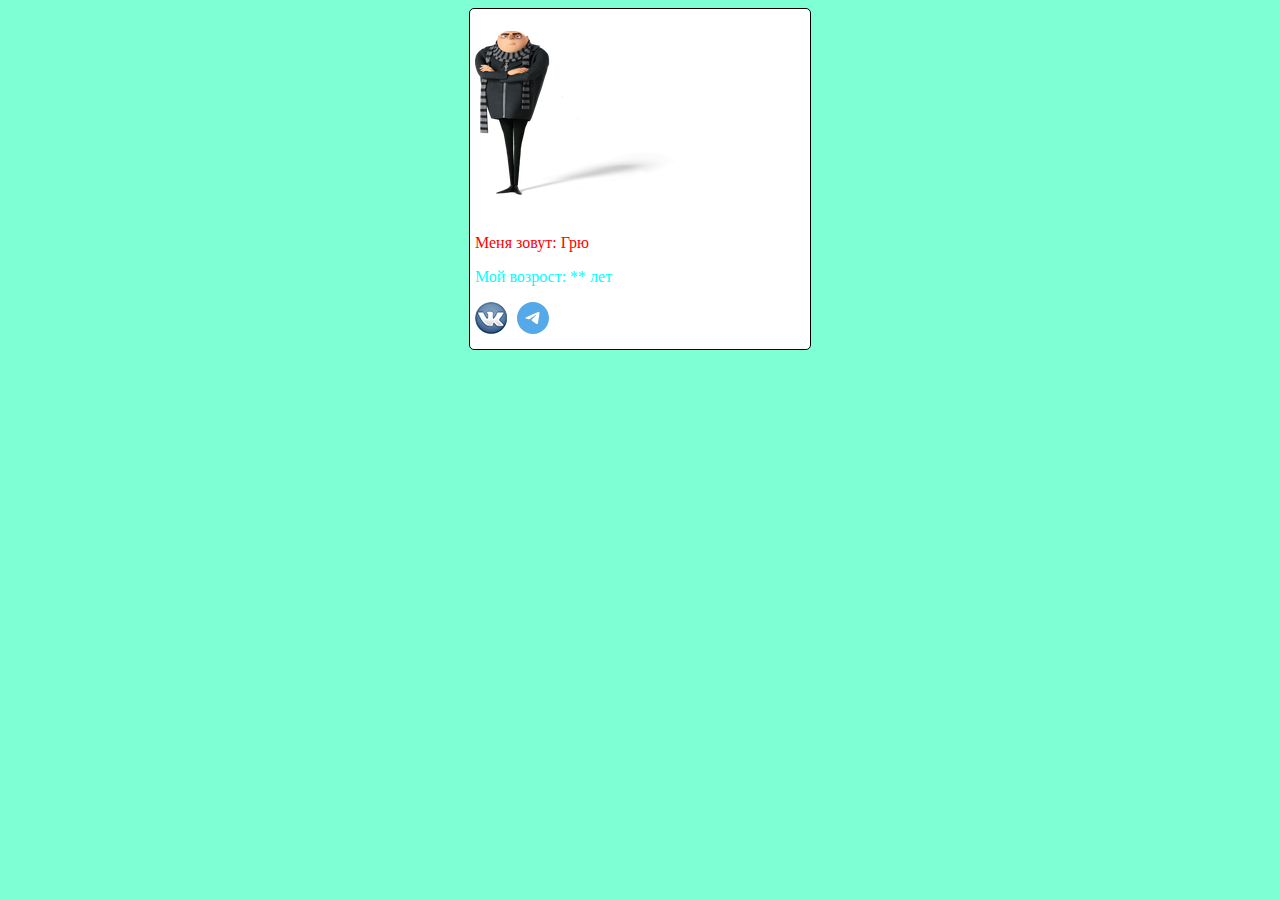
<file: Course_1/dz_2/index.html>
<!DOCTYPE html>
<html lang="en">
<head>
    <meta charset="UTF-8">
    <meta name="viewport" content="width=device-width, initial-scale=1.0">
    <link rel="stylesheet" href="style.css">
    <title>DZ_2</title>
</head>
<body>
    <div class="main_unit">
        <img src="./img/Gryu.png" alt="Gryu">
        <p class="my_name">Меня зовут: Грю</p>
        <p class="my_age">Мой возрост: ** лет</p>
        <div class="block_logos">
            <a href="https://vk.com/">
                <img src="img/vk32.png" alt="vk">
            </a>
            <a href="https://telegram.org/">
                <img src="img/MenuTelegramBotIcon.svg" alt="telegram">
            </a>
        </div>
    </div>
</body>
</html>
</file>
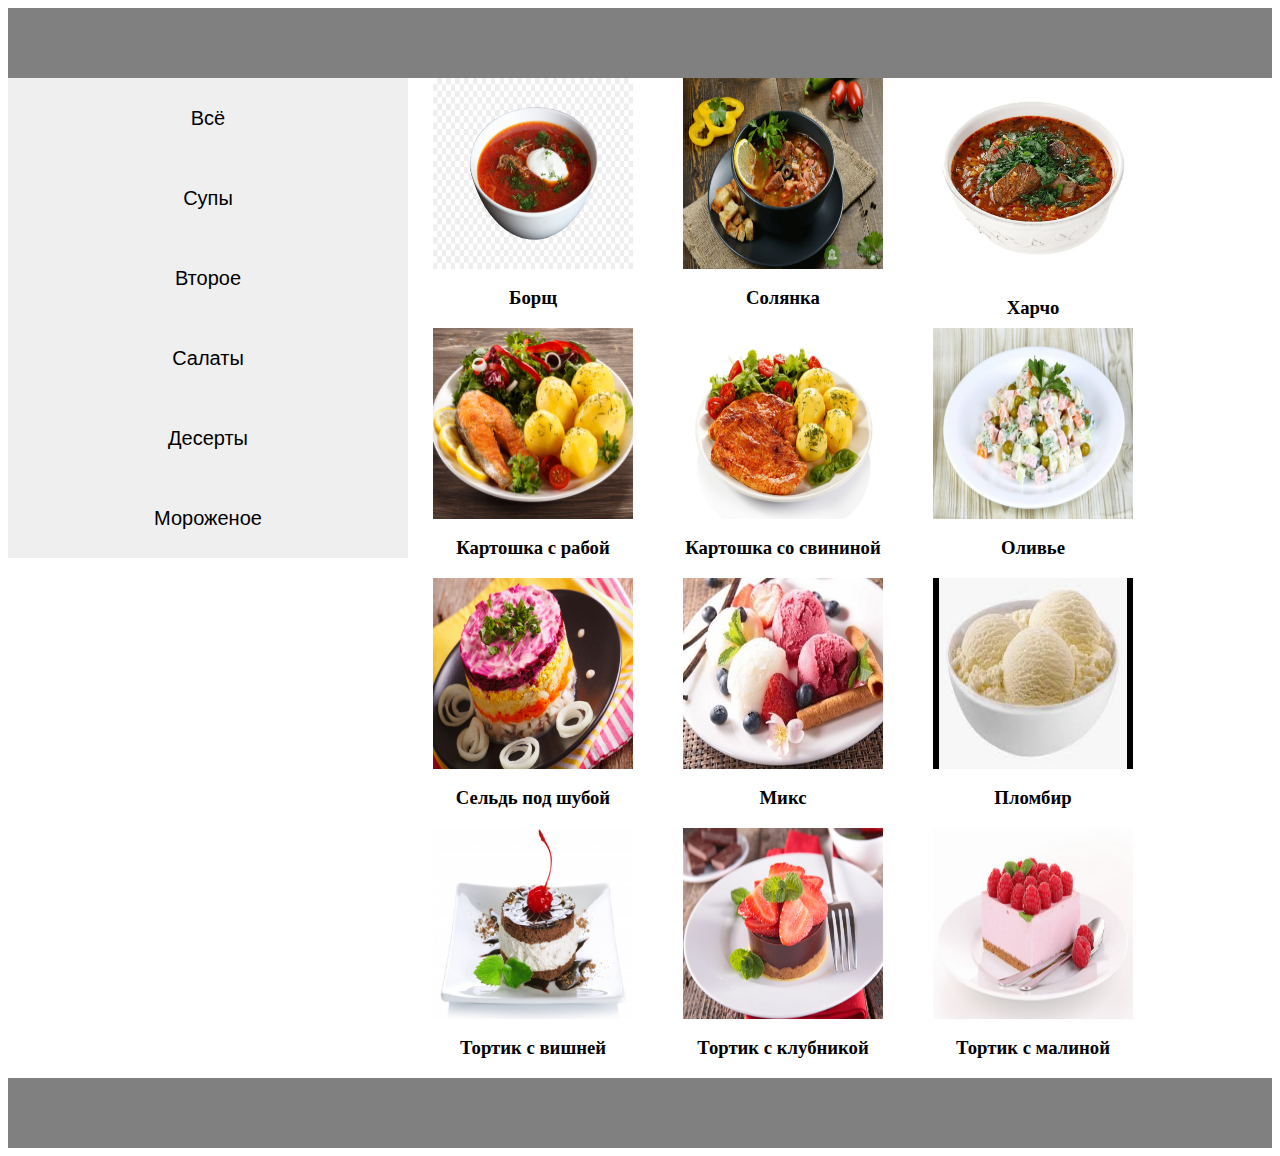
<file: Course_1/dz_3/index.html>
<!DOCTYPE html>
<html lang="en">
<head>
    <meta charset="UTF-8">
    <meta name="viewport" content="width=device-width, initial-scale=1.0">
    <link rel="stylesheet" href="style.css">
    <title>DZ_3</title>
</head>
<body>
    <header>

    </header>
    <main>
        <nav>
            <button data-="All" class="button" type="button">Всё</button>
            <button data-="Soups" class="button" type="button">Супы</button>
            <button data-="Second" class="button" type="button">Второе</button>
            <button data-="Salads" class="button" type="button">Салаты</button>
            <button data-="Desserts" class="button" type="button">Десерты</button>
            <button data-="Ice_cream" class="button" type="button">Мороженое</button>
        </nav>
        <section class="menu_dishes">
            <div class="menu_unit" data-="Soups">
                <img width="200" height="200" src="./img/Soups/Борщ.jpg" alt="Борщ">
                <h3>Борщ</h3>
            </div>
            <div class="menu_unit" data-="Soups">
                <img width="200" height="200" src="./img/Soups/Солянка.png" alt="Солянка">
                <h3>Солянка</h3>
            </div>
            <div class="menu_unit" data-="Soups">
                <img width="200" height="200" src="./img/Soups/Харчо.jpg" alt="Харчо">
                <h3>Харчо</h3>
            </div>
            <div class="menu_unit" data-="Second">
                <img width="200" height="200" src="./img/Second/Рыба.jpg" alt="Картошка с рабой">
                <h3>Картошка с рабой</h3>
            </div>
            <div class="menu_unit" data-="Second">
                <img width="200" height="200" src="./img/Second/Свинина.jpg" alt="Картошка со свининой">
                <h3>Картошка со свининой</h3>
            </div>
            <div class="menu_unit" data-="Salads">
                <img width="200" height="200" src="./img/Salads/Оливье.jpg" alt="Оливье">
                <h3>Оливье</h3>
            </div>
            <div class="menu_unit" data-="Salads">
                <img width="200" height="200" src="./img/Salads/Под_шубой.jpg" alt="Сельдь под шубой">
                <h3>Сельдь под шубой</h3>
            </div>
            <div class="menu_unit" data-="Ice_cream">
                <img width="200" height="200" src="./img/Ice_cream/Микс.jpg" alt="Микс">
                <h3>Микс</h3>
            </div>
            <div class="menu_unit" data-="Ice_cream">
                <img width="200" height="200" src="./img/Ice_cream/Пломбир.jpg" alt="Пломбир">
                <h3>Пломбир</h3>
            </div>
            <div class="menu_unit" data-="Desserts">
                <img width="200" height="200" src="./img/Desserts/Вишня.jpg" alt="Тортик с вишней">
                <h3>Тортик с вишней</h3>
            </div>
            <div class="menu_unit" data-="Desserts">
                <img width="200" height="200" src="./img/Desserts/Клубника.jpg" alt="Тортик с клубникой">
                <h3>Тортик с клубникой</h3>
            </div>
            <div class="menu_unit" data-="Desserts">
                <img width="200" height="200" src="./img/Desserts/Малина.jpg" alt="Тортик с малиной">
                <h3>Тортик с малиной</h3>
            </div>
        </section>
    </main>
    <footer>

    </footer>
    <script>

    </script>
</body>
</html>
</file>
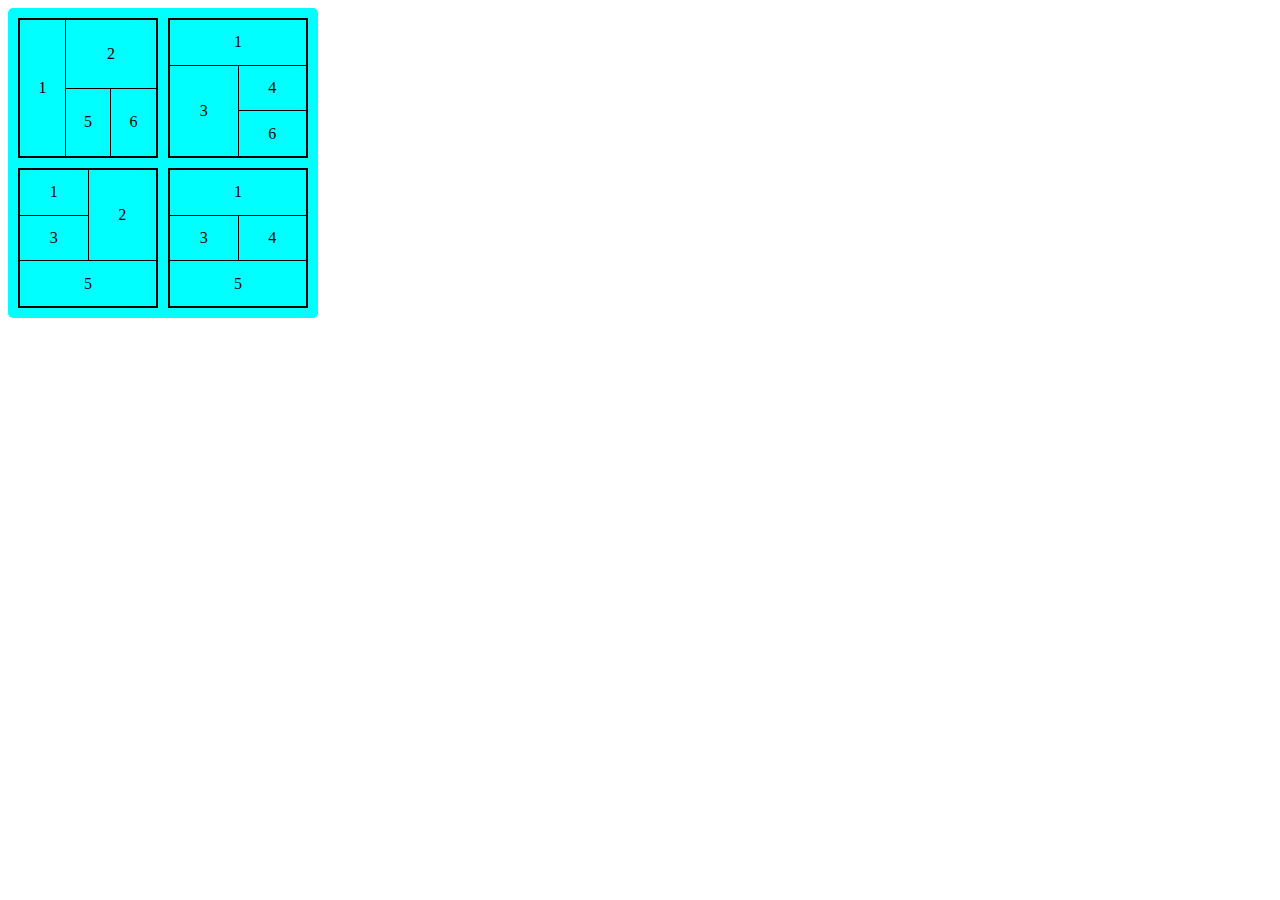
<file: Course_1/dz_4/index.html>
<!DOCTYPE html>
<html lang="en">
<head>
    <meta charset="UTF-8">
    <meta name="viewport" content="width=device-width, initial-scale=1.0">
    <link rel="stylesheet" href="style.css">
    <title>DZ_4</title>
</head>
<body>
    <div>
        <table class="tabl_1">
            <tr>
                <td rowspan="2">1</td>
                <td colspan="2">2</td>
            </tr>
            <tr>
                <td>5</td>
                <td>6</td>
            </tr>
        </table>
        <table class="tabl_2">
            <tr>
                <td colspan="2">1</td>
            </tr>
            <tr>
                <td rowspan="2">3</td>
                <td>4</td>
            </tr>
            <tr>
                <td>6</td>
            </tr>
        </table>
        <table class="tabl_3">
            <tr>
                <td>1</td>
                <td rowspan="2">2</td>
            </tr>
            <tr>
                <td>3</td>
            </tr>
            <tr>
                <td colspan="2">5</td>
            </tr>
        </table>
        <table class="tabl_4">
            <tr>
                <td colspan="2">1</td>
            </tr>
            <tr>
                <td>3</td>
                <td>4</td>
            </tr>
            <tr>
                <td colspan="2">5</td>
            </tr>
        </table>
    </div>
</body>
</html>
</file>
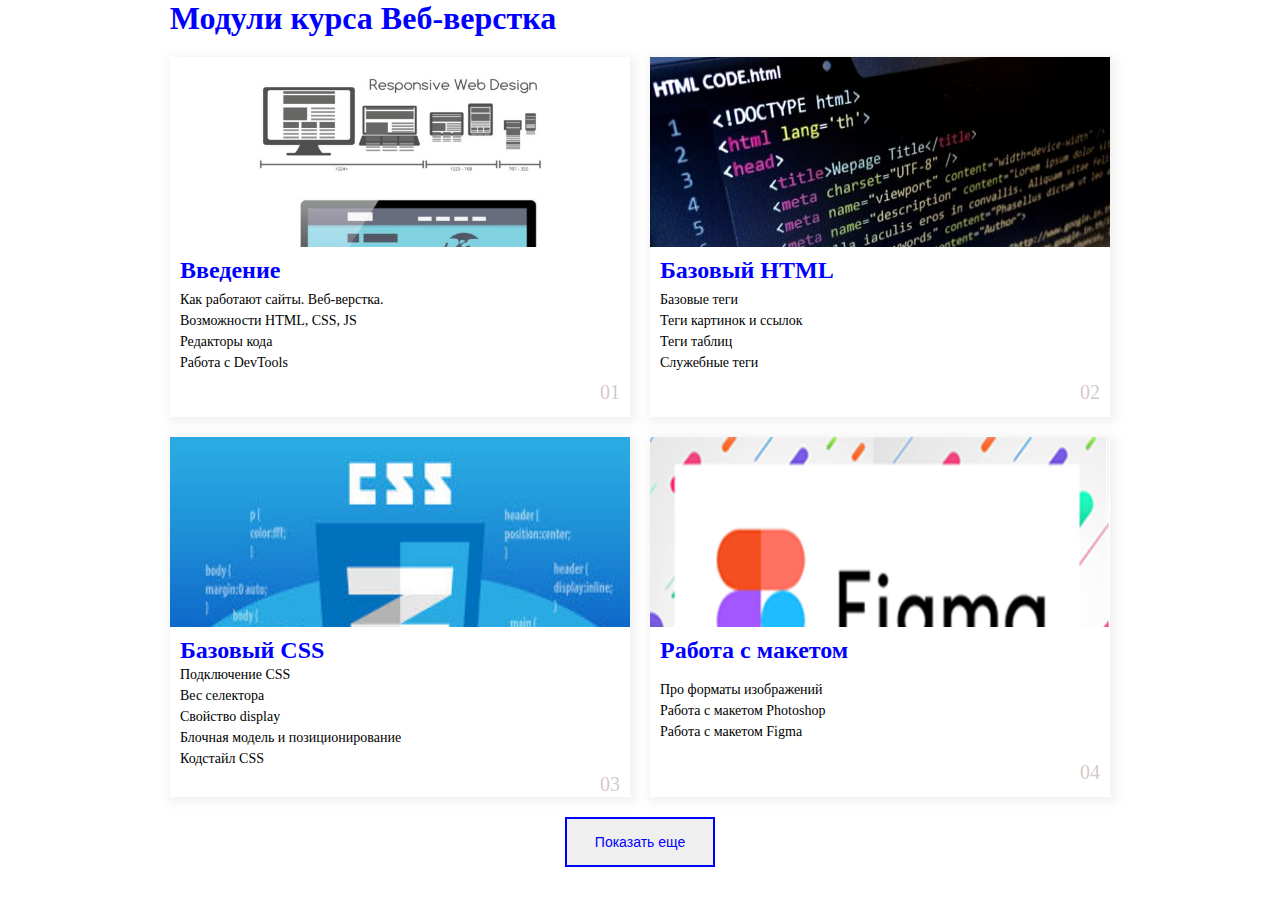
<file: Course_1/dz_5/index.html>
<!DOCTYPE html>
<html lang="en">
<head>
    <meta charset="UTF-8">
    <meta name="viewport" content="width=device-width, initial-scale=1.0">
    <link rel="stylesheet" href="style.css">
    <title>DZ_5</title>
</head>
<body>
    <h1>Модули курса Веб-верстка</h1>
    <section>
        <div class="div">
            <div class="item">
                <h3>Базовый CSS</h3>
                <p>Подключение CSS <br>Вес селектора <br>Свойство display <br>Блочная модель и позиционирование <br>Кодстайл CSS</p>
                <p>03</p>
            </div>
        </div>
        <div class="div">
            <div class="item">
                <h3>Работа с макетом</h3>
                <p>Про форматы изображений <br>Работа с макетом Photoshop <br>Работа с макетом Figma</p>
                <p>04</p>  
            </div>
        </div>
        <div class="div">
            <div class="item">
                <h3>Введение</h3>
                <p>Как работают сайты. Веб-верстка. <br>Возможности HTML, CSS, JS <br>Редакторы кода <br>Работа с DevTools</p>
                <p>01</p>
            </div>
        </div>
        <div class="div">
            <div class="item">
                <h3>Базовый HTML</h3>
                <p>Базовые теги <br>Теги картинок и ссылок <br>Теги таблиц <br>Служебные теги</p>
                <p>02</p>
            </div>
        </div>
    </section>
    <button>Показать еще</button>
</body>
</html>
</file>
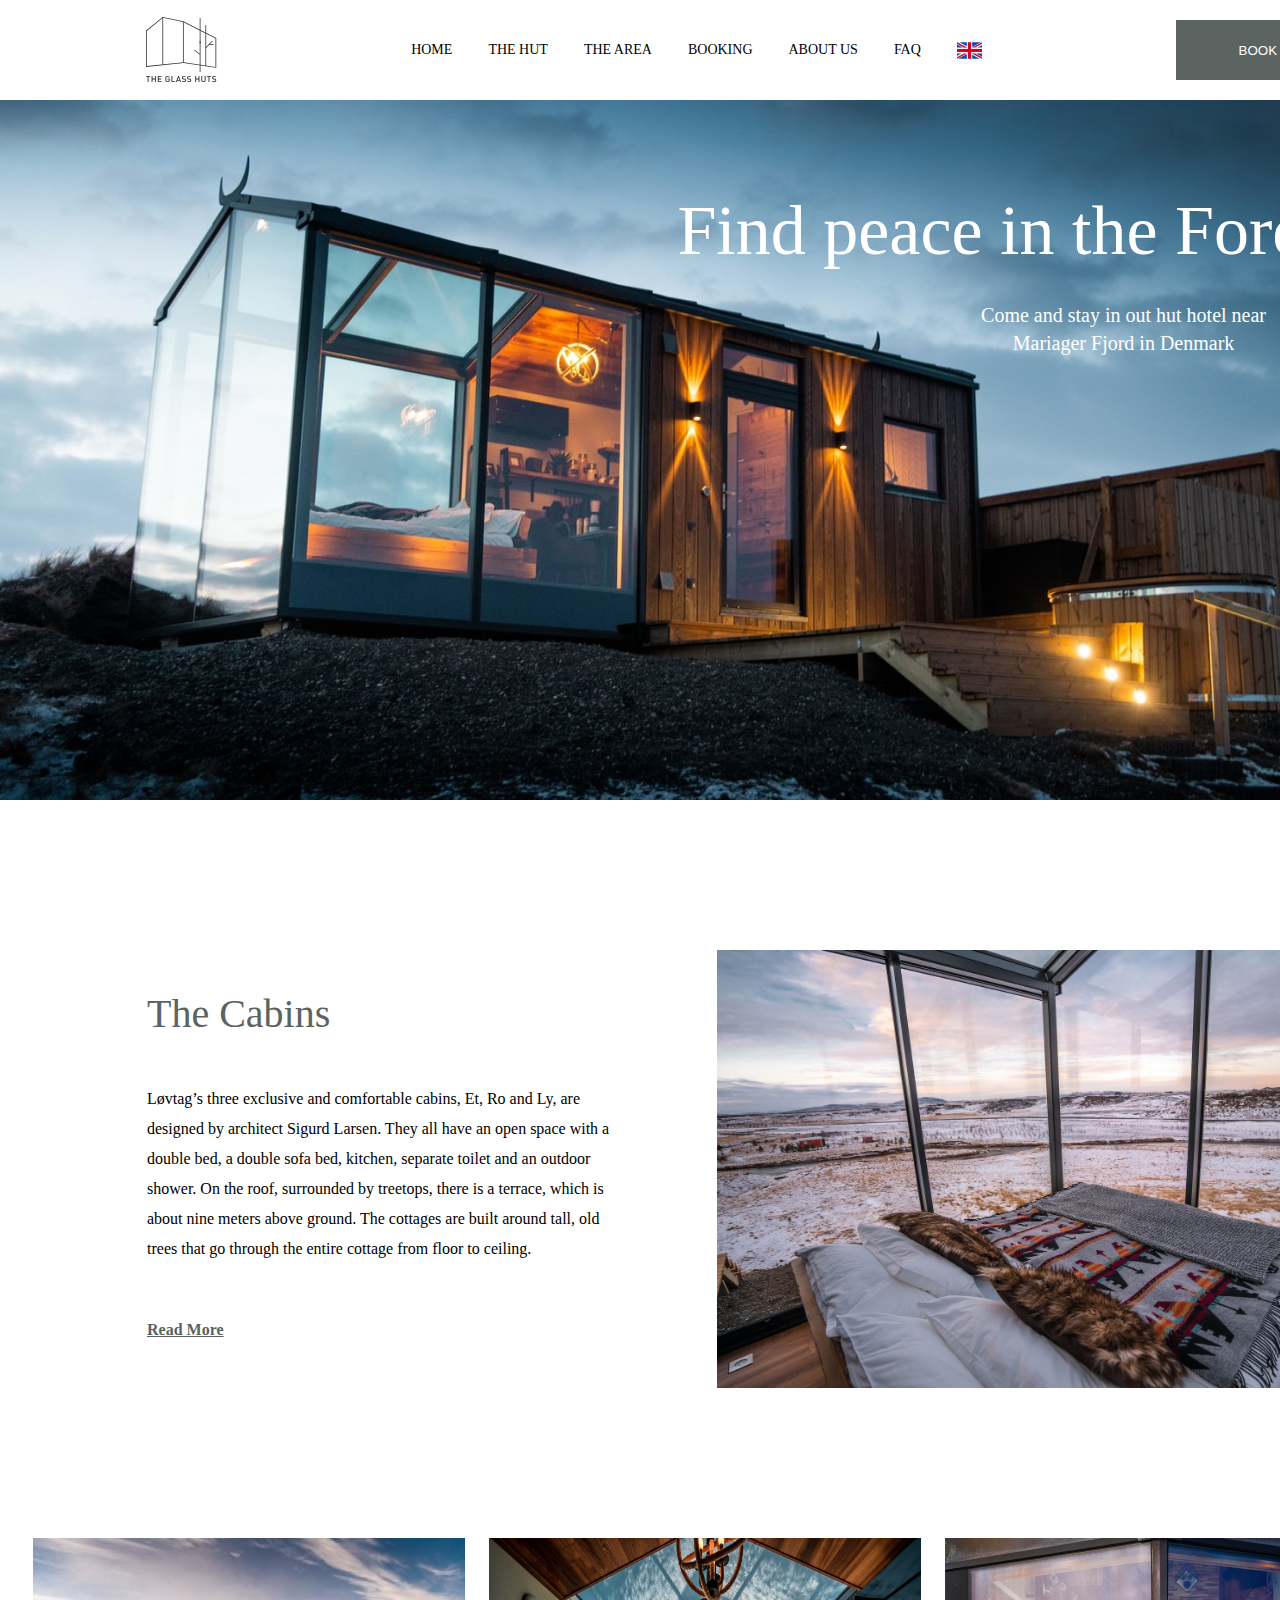
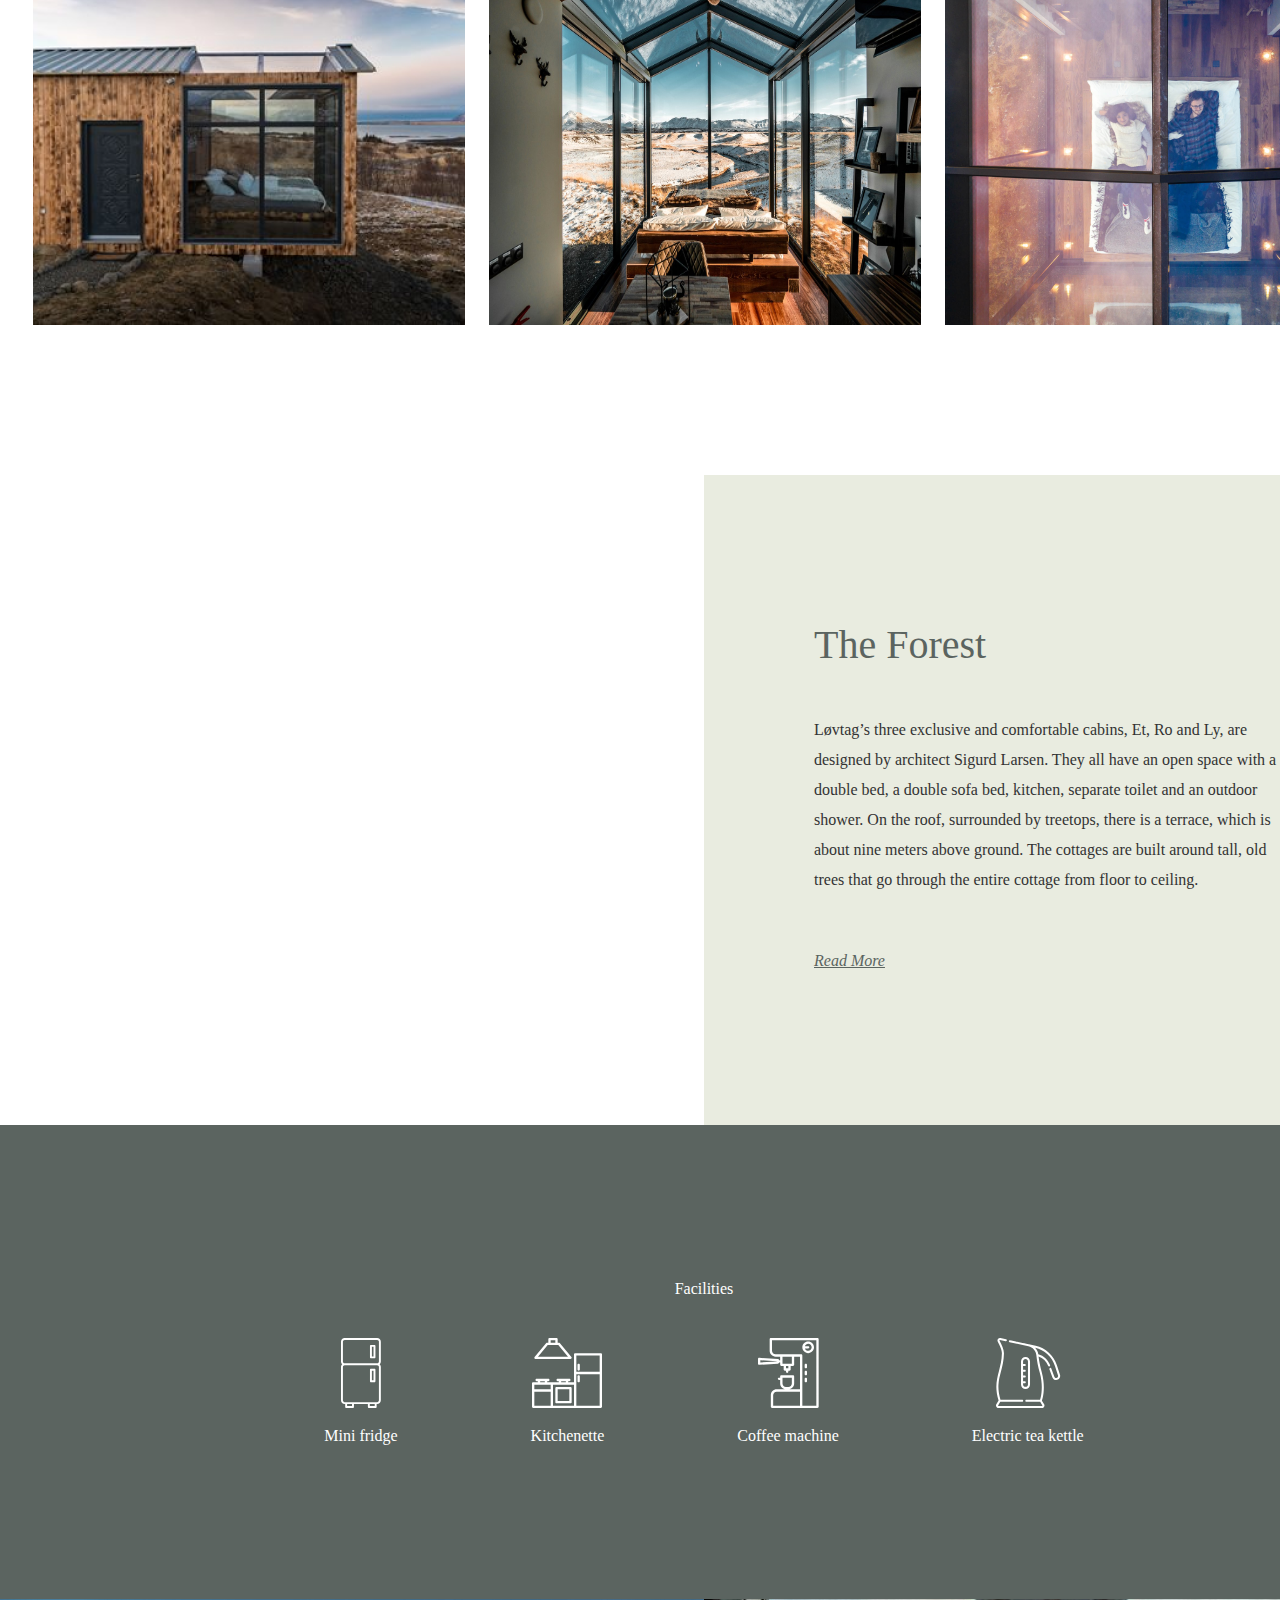
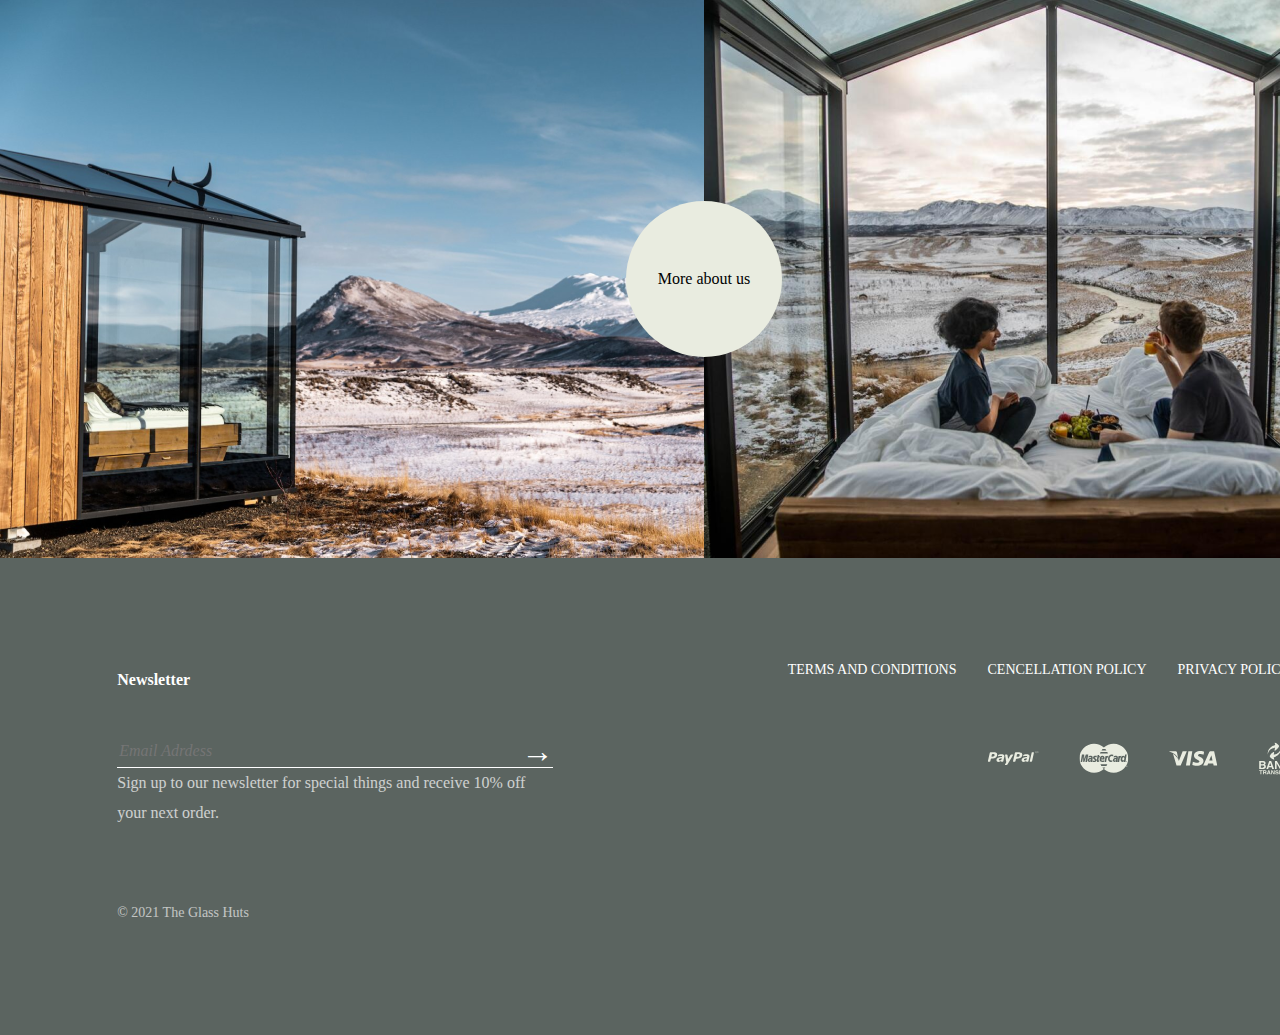
<file: Course_1/dz_7/index.html>
<!DOCTYPE html>
<html lang="en">
<head>
    <meta charset="UTF-8">
    <meta name="viewport" content="width=device-width, initial-scale=1.0">
    <link rel="stylesheet" href="style.css">
    <link rel="stylesheet" href="reset.css">
    <title>dz_7</title>
</head>
<body class="body">
    <header class="header">
        <img src="./img/logo.svg" alt="Logo">
        <div class="header__menu">
            <a class="header__menu_item" href="#">HOME</a>
            <a class="header__menu_item" href="#">THE HUT</a>
            <a class="header__menu_item" href="#">THE AREA</a>
            <a class="header__menu_item" href="#">BOOKING</a>
            <a class="header__menu_item" href="#">ABOUT US</a>
            <a class="header__menu_item" href="#">FAQ</a>
            <img src="./img/united-kingdom.svg" alt="Language" width="25px" height="25px">
        </div>
        <button class="book_now">BOOK NOW</button>
    </header>
    <main class="main">
        <section class="main__section1">
            <h1 class="main__section1_h1">Find peace in the Forest</h1>
            <p class="main__section1_p">Come and stay in out hut hotel near <br>Mariager Fjord in Denmark</p>
        </section>
        <section class="main__section2">
            <div class="main__section2_block1">
                <div class="section2__block1_div">
                    <h2 class="section2__bloc1_div-h2">The Cabins</h2>
                    <p class="section2__bloc1_div-p">Løvtag’s three exclusive and comfortable cabins, Et, Ro and Ly, are designed by architect Sigurd Larsen. They all have an open space with a double bed, a double sofa bed, kitchen, separate toilet and an outdoor shower. On the roof, surrounded by treetops, there is a terrace, which is about nine meters above ground. The cottages are built around tall, old trees that go through the entire cottage from floor to ceiling.</p>
                    <a class="section2__bloc1_div-a" href="#">Read More</a>
                </div>
                <img src="./img/7.jpg" alt="Картинка" width="691px" height="438px">
            </div>
            <div class="main__section2_block2">
                <img src="./img/4.png" alt="Картинка" width="432px" height="387px">
                <img src="./img/6.jpg" alt="Картинка" width="432px" height="387px">
                <img src="./img/6.png" alt="Картинка" width="432px" height="387px">
            </div>
        </section>
        <section class="main__section3">
            <iframe src="https://www.google.com/maps/embed?pb=!1m18!1m12!1m3!1d5293.922313241448!2d10.211554057668996!3d56.09102877805669!2m3!1f0!2f0!3f0!3m2!1i1024!2i768!4f13.1!3m3!1m2!1s0x464c4103d1e9841b%3A0x373abb4139905c2d!2sAarhus%20Golf%20Club!5e0!3m2!1sru!2sru!4v1699615761738!5m2!1sru!2sru" width="704" height="650" style="border:0;" allowfullscreen="" loading="lazy" referrerpolicy="no-referrer-when-downgrade"></iframe>
            <div class="main__section3_div">
                <h2 class="section3__div_h2">The Forest</h2>
                <p class="section3__div_p">Løvtag’s three exclusive and comfortable cabins, Et, Ro and Ly, are designed by architect Sigurd Larsen. They all have an open space with a double bed, a double sofa bed, kitchen, separate toilet and an outdoor shower. On the roof, surrounded by treetops, there is a terrace, which is about nine meters above ground. The cottages are built around tall, old trees that go through the entire cottage from floor to ceiling.</p>
                <a class="section3__div_a" href="">Read More</a>
            </div>
        </section>
        <section class="main__section4">
            <div class="main__section4_block1">
                <h2 class="section4__block1_h2">Facilities</h2>
                <div class="section4__block1_div">
                    <div class="section4__block1_label">
                        <img src="./img/fridge 1.svg" width="70px" height="70px" alt="Картинка">
                        <label for="">Mini fridge</label>
                    </div>
                    <div class="section4__block1_label">
                        <img src="./img/kitchen 1.svg" width="70px" height="70px" alt="Картинка">
                        <label for="">Kitchenette</label>
                    </div>
                    <div class="section4__block1_label">
                        <img src="./img/coffee.svg" width="70px" height="70px" alt="Картинка">
                        <label for="">Coffee machine</label>
                    </div>
                    <div class="section4__block1_label">
                        <img src="./img/Frame 17.svg" width="70px" height="70px" alt="Картинка">
                        <label for="">Electric tea kettle</label>
                    </div>
                </div>
            </div>
            <div class="main__section4_block2">
                <img src="./img/9.png" alt="Картинка">
                <img src="./img/11.png" alt="Картинка" style="position: absolute; z-index: 1; margin-left: 704px;">
                <p class="section4__block2_p">More about us</p>
            </div>
        </section>
    </main>
    <footer class="footer">
        <div class="footer__block1">
            <p class="footer__block1_p">Newsletter</p>
            <div style="display: flex;">
                <input class="footer__block1_input" type="email" placeholder="Email Adrdess">
                <p style="color: #fff; font-size: 32px; border-bottom: 1px solid #fff;">&rarr;</p>
            </div>
            <p class="footer__block1_p">Sign up to our newsletter for special things and receive 10% off your next order.</p>
            <p class="footer__block1_p">© 2021 The Glass Huts</p>
        </div>
        <div class="footer__block2">
            <div class="footer__block2_div1">
                <a class="footer__block2_a" href="#">TERMS AND CONDITIONS</a>
                <a class="footer__block2_a" href="#">CENCELLATION POLICY</a>
                <a class="footer__block2_a" href="#">PRIVACY POLICY</a>
            </div>
            <div class="footer__block2_div2">
                <img src="./img/paypal-logo 1.svg" alt="PayPal">
                <img src="./img/symbol 1.svg" alt="MasterCard">
                <img src="./img/symbols 1.svg" alt="VISA">
                <img src="./img/symbols-2 1.svg" alt="BANK Transfer">
            </div>
        </div>
    </footer>
</body>
</html>
</file>
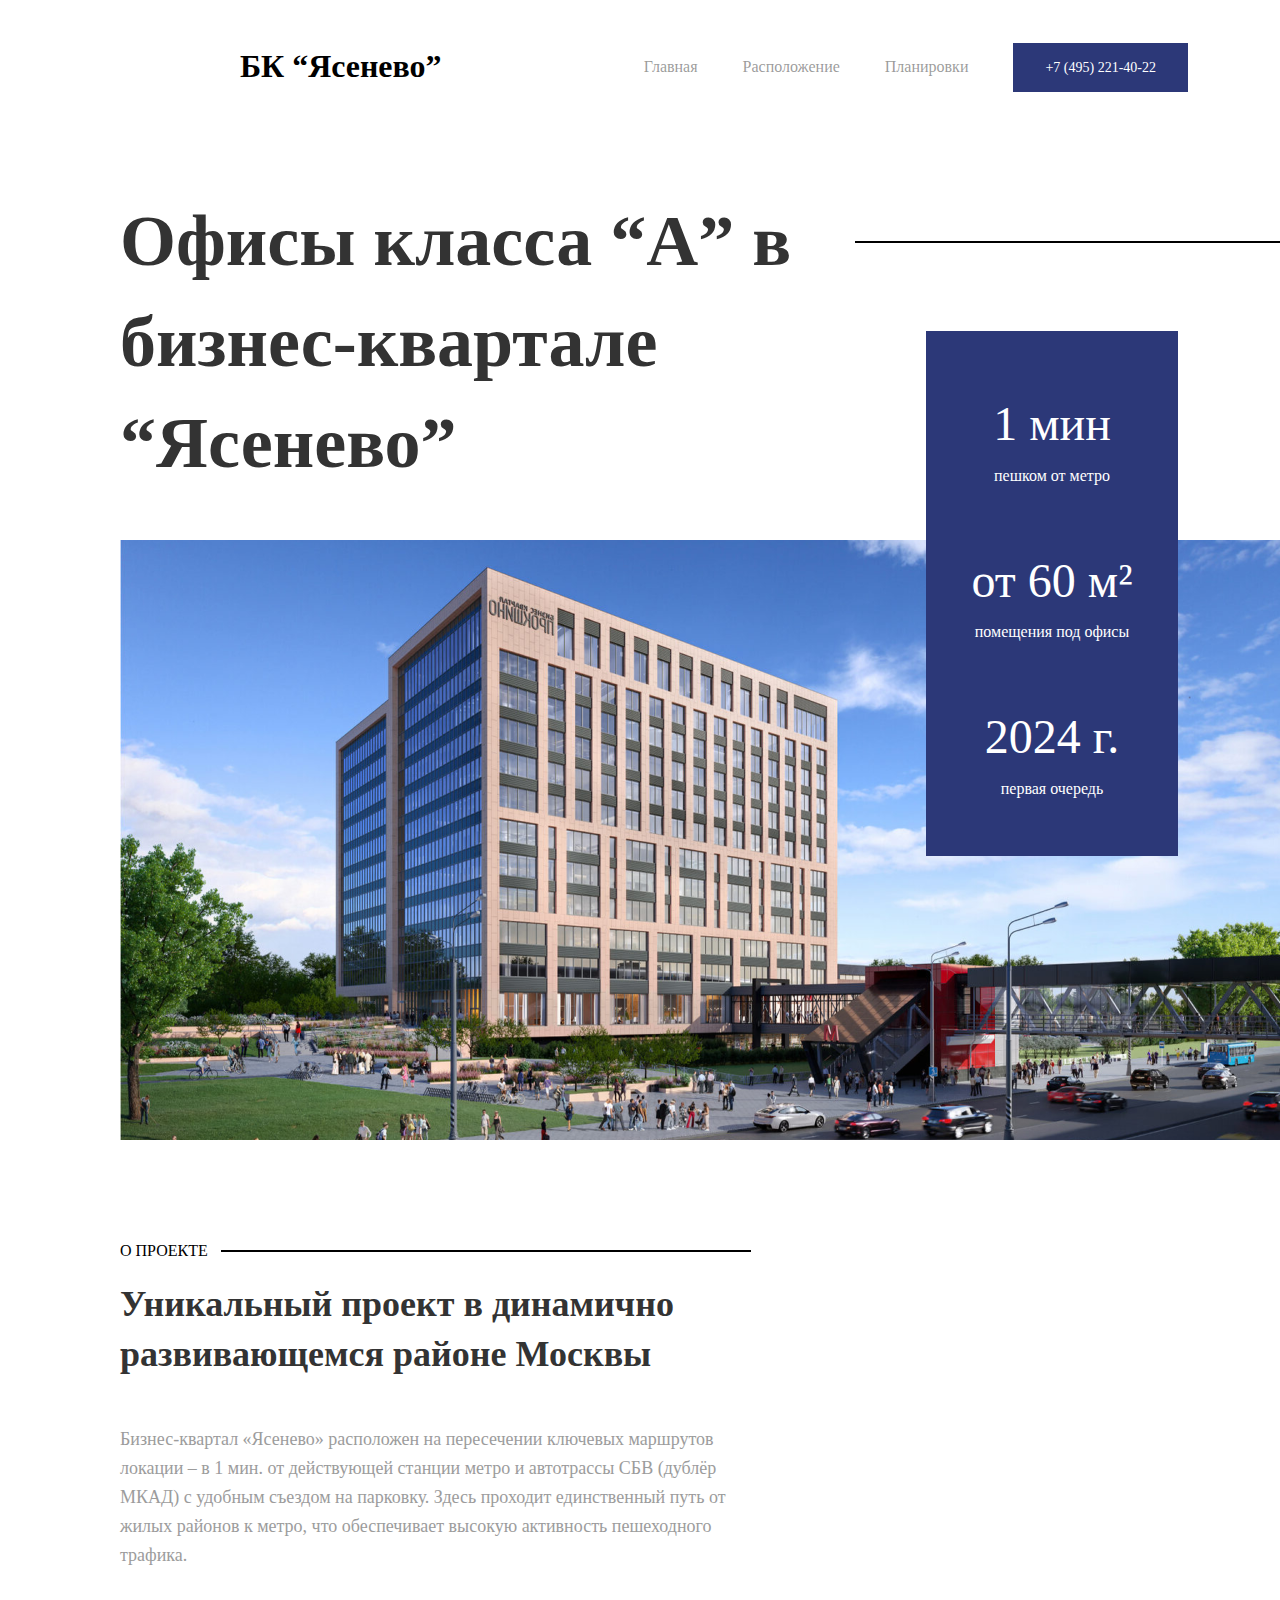
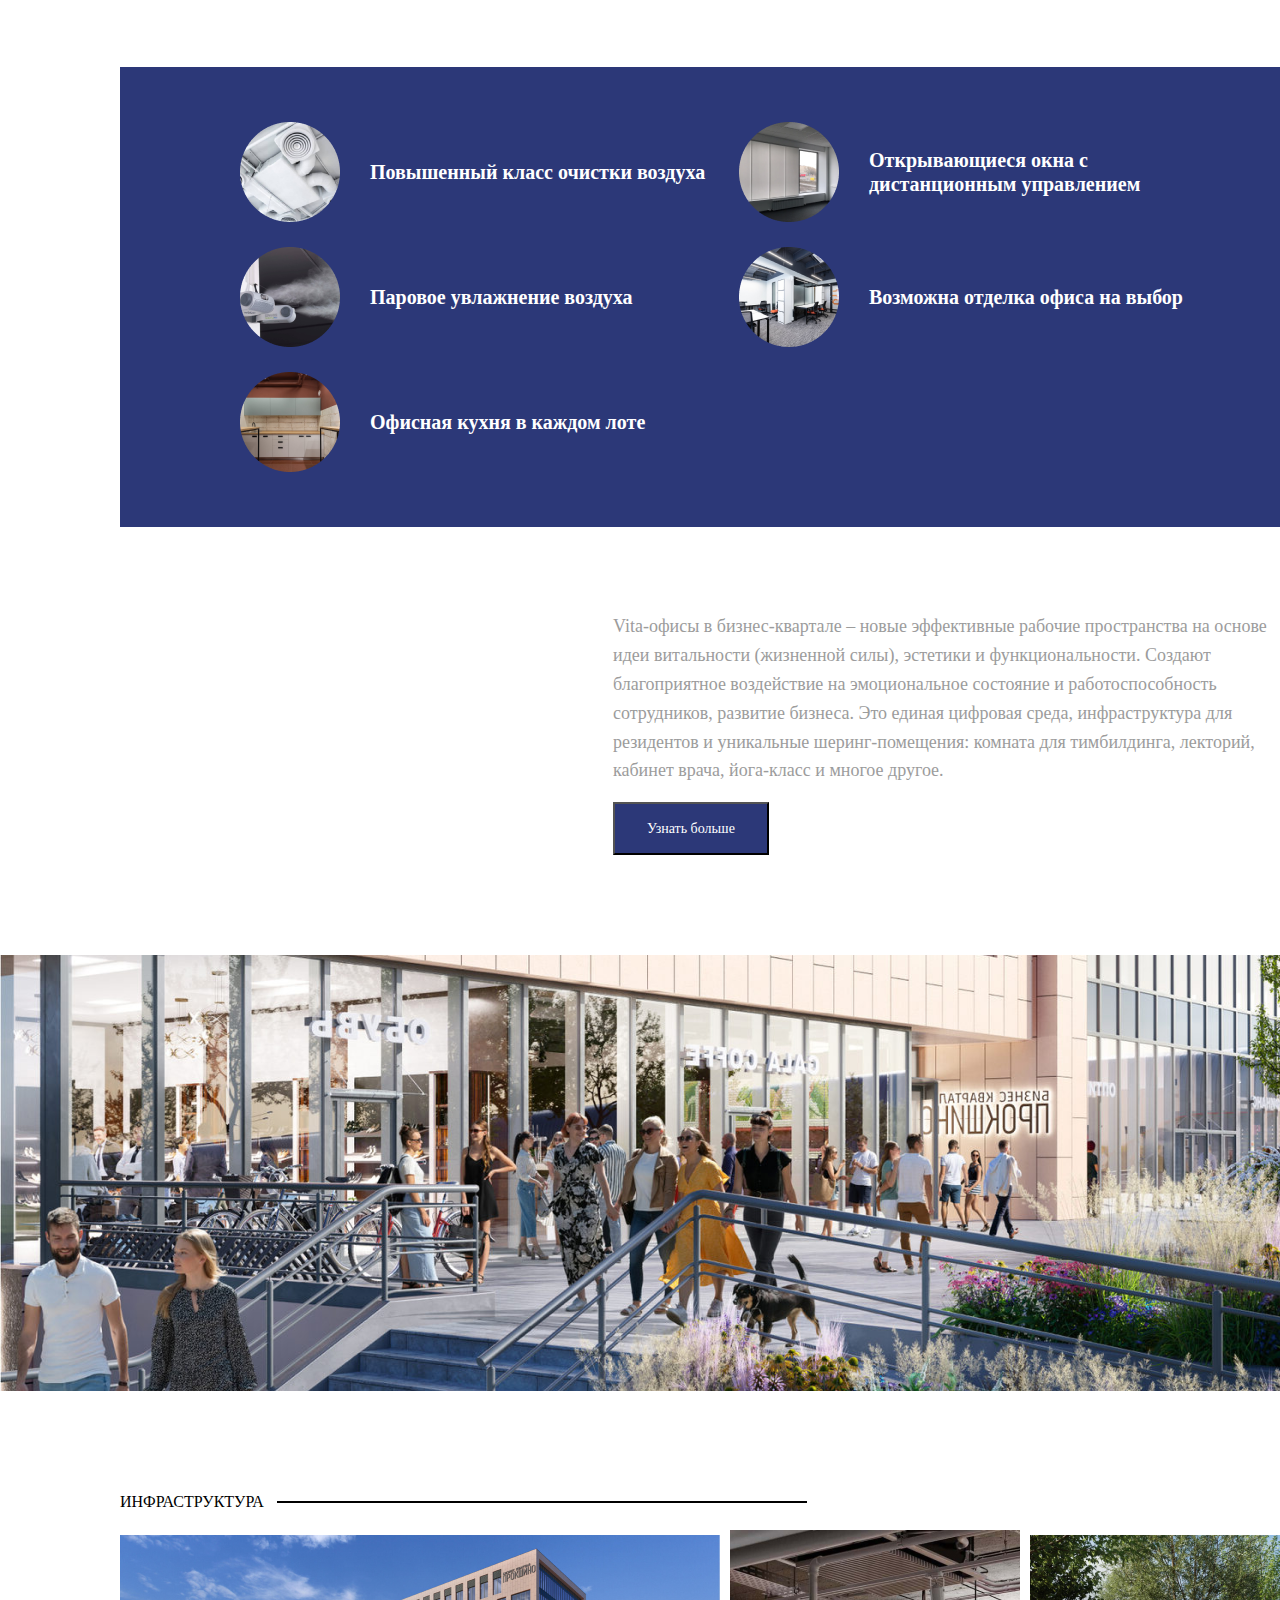
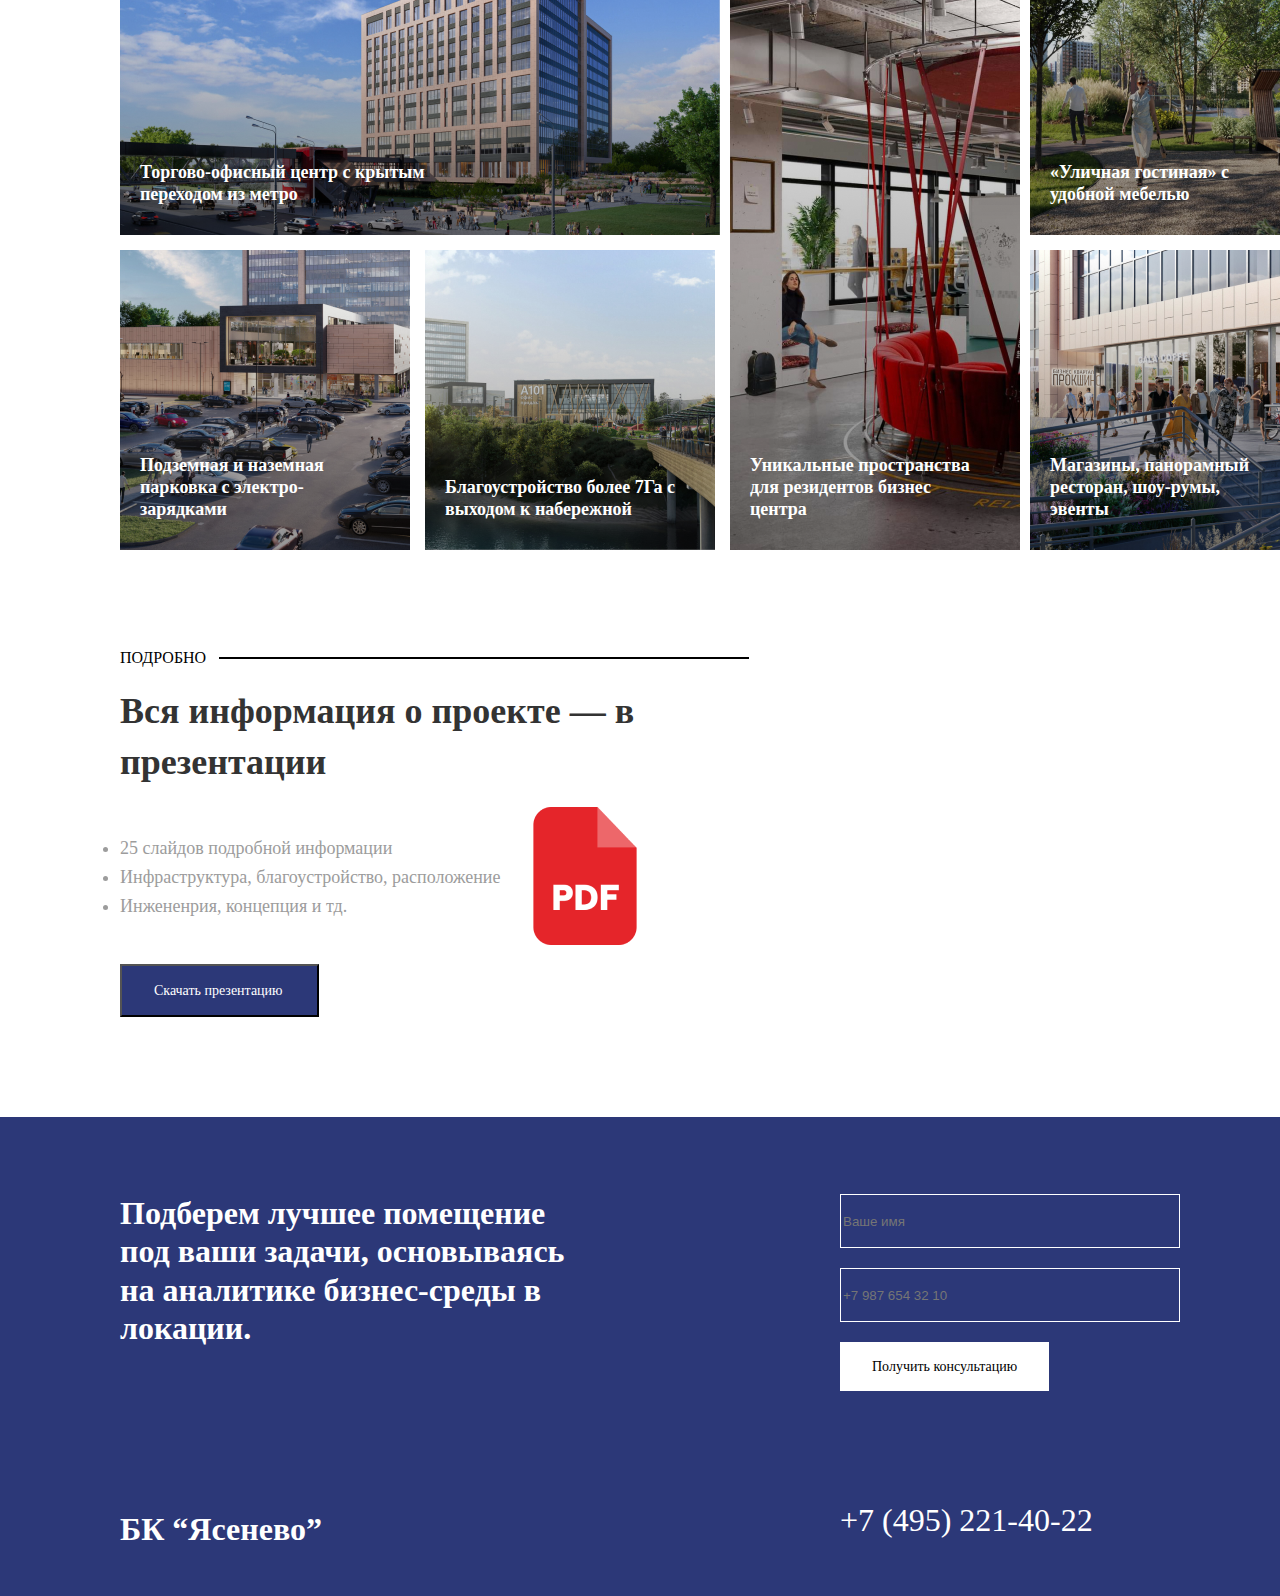
<file: Course_1/dz_9/index.html>
<!DOCTYPE html>
<html lang="en">
<head>
    <meta charset="UTF-8">
    <meta name="viewport" content="width=device-width, initial-scale=1.0">
    <link rel="stylesheet" href="styles/reset.css">
    <link rel="stylesheet" href="styles/index.css">
    <title>dz_9</title>
</head>
<body>
    <header>
        <section class="header__section">
            <h3 class="header__section_h3">БК “Ясенево”</h3>
            <div class="header__section_div">
                <a class="header__section_div-a" href="index.html">Главная</a>
                <a class="header__section_div-a" href="src/location.html">Расположение</a>
                <a class="header__section_div-a" href="src/layout.html">Планировки</a>
                <a class="header__section_div-tel" href="tel:+7 (495) 221-40-22" >+7 (495) 221-40-22</a>
            </div>
        </section>
    </header>
    <main>
        <section class="main__section1">
            <div class="main__section1_block2">
                <div class="main__section1_block2-text">
                    <p class="section1__block2_p1">1 мин</p>
                    <p class="section1__block2_p2">пешком от метро</p>
                </div>
                <div class="main__section1_block2-text">
                    <p class="section1__block2_p1">от 60 м²</p>
                    <p class="section1__block2_p2">помещения под офисы</p>
                </div>
                <div class="main__section1_block2-text">
                    <p class="section1__block2_p1">2024 г.</p>
                    <p class="section1__block2_p2">первая очередь</p>
                </div>
            </div>
            <div class="main__section1_block1">
                <h1 class="main__section1_block1-h1">Офисы класса “А” в бизнес-квартале “Ясенево”</h1>
                <span class="main__section1_block1-span"></span>
            </div>
            <img class="main__section1_img" src="img/1.png" alt="Картинка">
        </section>
        <section class="main__section2">
            <div class="main__section2_block1">
                <h4 class="main__section2_block1-h4">О проекте</h4>
                <div class="main__section2_block1-div"></div>
            </div>
            <h2 class="main__section2_h2">Уникальный проект в динамично развивающемся районе Москвы</h2>
            <p class="main__section2_p">Бизнес-квартал «Ясенево» расположен на пересечении ключевых маршрутов локации – в 1 мин. от действующей станции метро и автотрассы СБВ (дублёр МКАД) с удобным съездом на парковку. Здесь проходит единственный путь от жилых районов к метро, что обеспечивает высокую активность пешеходного трафика.</p>
            <div class="main__section2_block2">
                <div class="main__section2_block2-div">
                    <img id="img1" src="img/2.png" alt="Картинка">
                    <label class="main__section2_block2-label" for="img1">Повышенный класс очистки воздуха</label>
                </div>
                <div class="main__section2_block2-div">
                    <img id="img2" src="img/3.png" alt="Картинка">
                    <label class="main__section2_block2-label" for="img2">Открывающиеся окна с дистанционным управлением</label>
                </div>
                <div class="main__section2_block2-div">
                    <img id="img3" src="img/4.png" alt="Картинка">
                    <label class="main__section2_block2-label" for="img3">Паровое увлажнение воздуха</label>
                </div>
                <div class="main__section2_block2-div">
                    <img id="img4" src="img/5.png" alt="Картинка">
                    <label class="main__section2_block2-label" for="img4">Возможна отделка офиса на выбор</label>
                </div>
                <div class="main__section2_block2-div">
                    <img id="img5" src="img/6.png" alt="Картинка">
                    <label class="main__section2_block2-label" for="img5">Офисная кухня в каждом лоте</label>
                </div>
            </div>
            <div class="main__section2_block3">
                <p class="main__section2_p2">Vita-офисы в бизнес-квартале – новые эффективные рабочие пространства на основе идеи витальности (жизненной силы), эстетики и функциональности. Создают благоприятное воздействие на эмоциональное состояние и работоспособность сотрудников, развитие бизнеса. Это единая цифровая среда, инфраструктура для резидентов и уникальные шеринг-помещения: комната для тимбилдинга, лекторий, кабинет врача, йога-класс и многое другое.</p>
                <button class="main__section2_btn">Узнать больше</button>
            </div>
            <img src="img/7.png" alt="Картинка">
        </section>
        <section class="main__section3">
            <div class="main__section3_block1">
                <h4 class="main__section3_block1-h4">Инфраструктура</h4>
                <div class="main__section3_block1-div"></div>
            </div>
            <div class="main__section3_block2">
                <div style="display: flex; grid-column: span 2; align-items: end;">
                    <img src="img/8.png" alt="Картинка" style="">
                    <p class="section3__block2_p" style="width: 340px;">Торгово-офисный центр с крытым переходом из метро</p>
                </div>
                <div style="display: flex; grid-row: span 2; align-items: end;">
                    <img src="img/11.png" alt="Картинка" style="">
                    <p class="section3__block2_p">Уникальные пространства для резидентов бизнес центра</p>
                </div>
                <div style="display: flex; align-items: end;">
                    <img src="img/12.png" alt="Картинка" style="">
                    <p class="section3__block2_p">«Уличная гостиная» с удобной мебелью</p>
                </div>
                <div style="display: flex; align-items: end;">
                    <img src="img/9.png" alt="Картинка" style="">
                    <p class="section3__block2_p">Подземная и наземная парковка с электро-зарядками</p>
                </div>
                <div style="display: flex; align-items: end;">
                    <img src="img/10.png" alt="Картинка" style="">
                    <p class="section3__block2_p">Благоустройство более 7Га с выходом к набережной</p>
                </div>
                <div style="display: flex; align-items: end;">
                    <img src="img/13.png" alt="Картинка" style="">
                    <p class="section3__block2_p">Магазины, панорамный ресторан, шоу-румы, эвенты</p>
                </div>
            </div>
        </section>
        <section class="main__section4">
            <div class="main__section4_block1">
                <h4 class="main__section4_block1-h4">Подробно</h4>
                <div class="main__section4_block1-div"></div>
            </div>
            <div class="main__section4_block2">
                <h2 class="main__section4_block2-h2">Вся информация о проекте — в презентации</h2>
                <div class="main__section4_block2-div">
                    <ul class="main__section4_block2-ul">
                        <li class="section4__block2_ul-item">25 слайдов подробной информации</li>
                        <li class="section4__block2_ul-item">Инфраструктура, благоустройство, расположение</li>
                        <li class="section4__block2_ul-item">Инжененрия, концепция и тд.</li>
                    </ul>
                    <a href="#"><img src="img/pdf.png" alt="pdf"></a>
                </div>
                <button class="main__section4_block2-btn">Скачать презентацию</button>
            </div>
        </section>
    </main>
    <footer>
        <div class="footer">
            <section class="footer__block1">
                <p class="footer__block1_p">Подберем лучшее помещение под ваши задачи, основываясь на аналитике бизнес-среды в локации.</p>
                <h3 class="footer__block1_h3">БК “Ясенево”</h3>
            </section>
            <section class="footer__block2">
                <div class="footer__block2_div">
                    <input class="block2__input" type="text" placeholder="Ваше имя">
                    <input class="block2__input" type="tel" placeholder="+7 987 654 32 10">
                    <button class="block2__btn">Получить консультацию</button>
                </div>
                <a class="footer__block2_tel" href="tel:+7 (495) 221-40-22">+7 (495) 221-40-22</a>
            </section>
        </div>
    </footer>
</body>
</html>
</file>
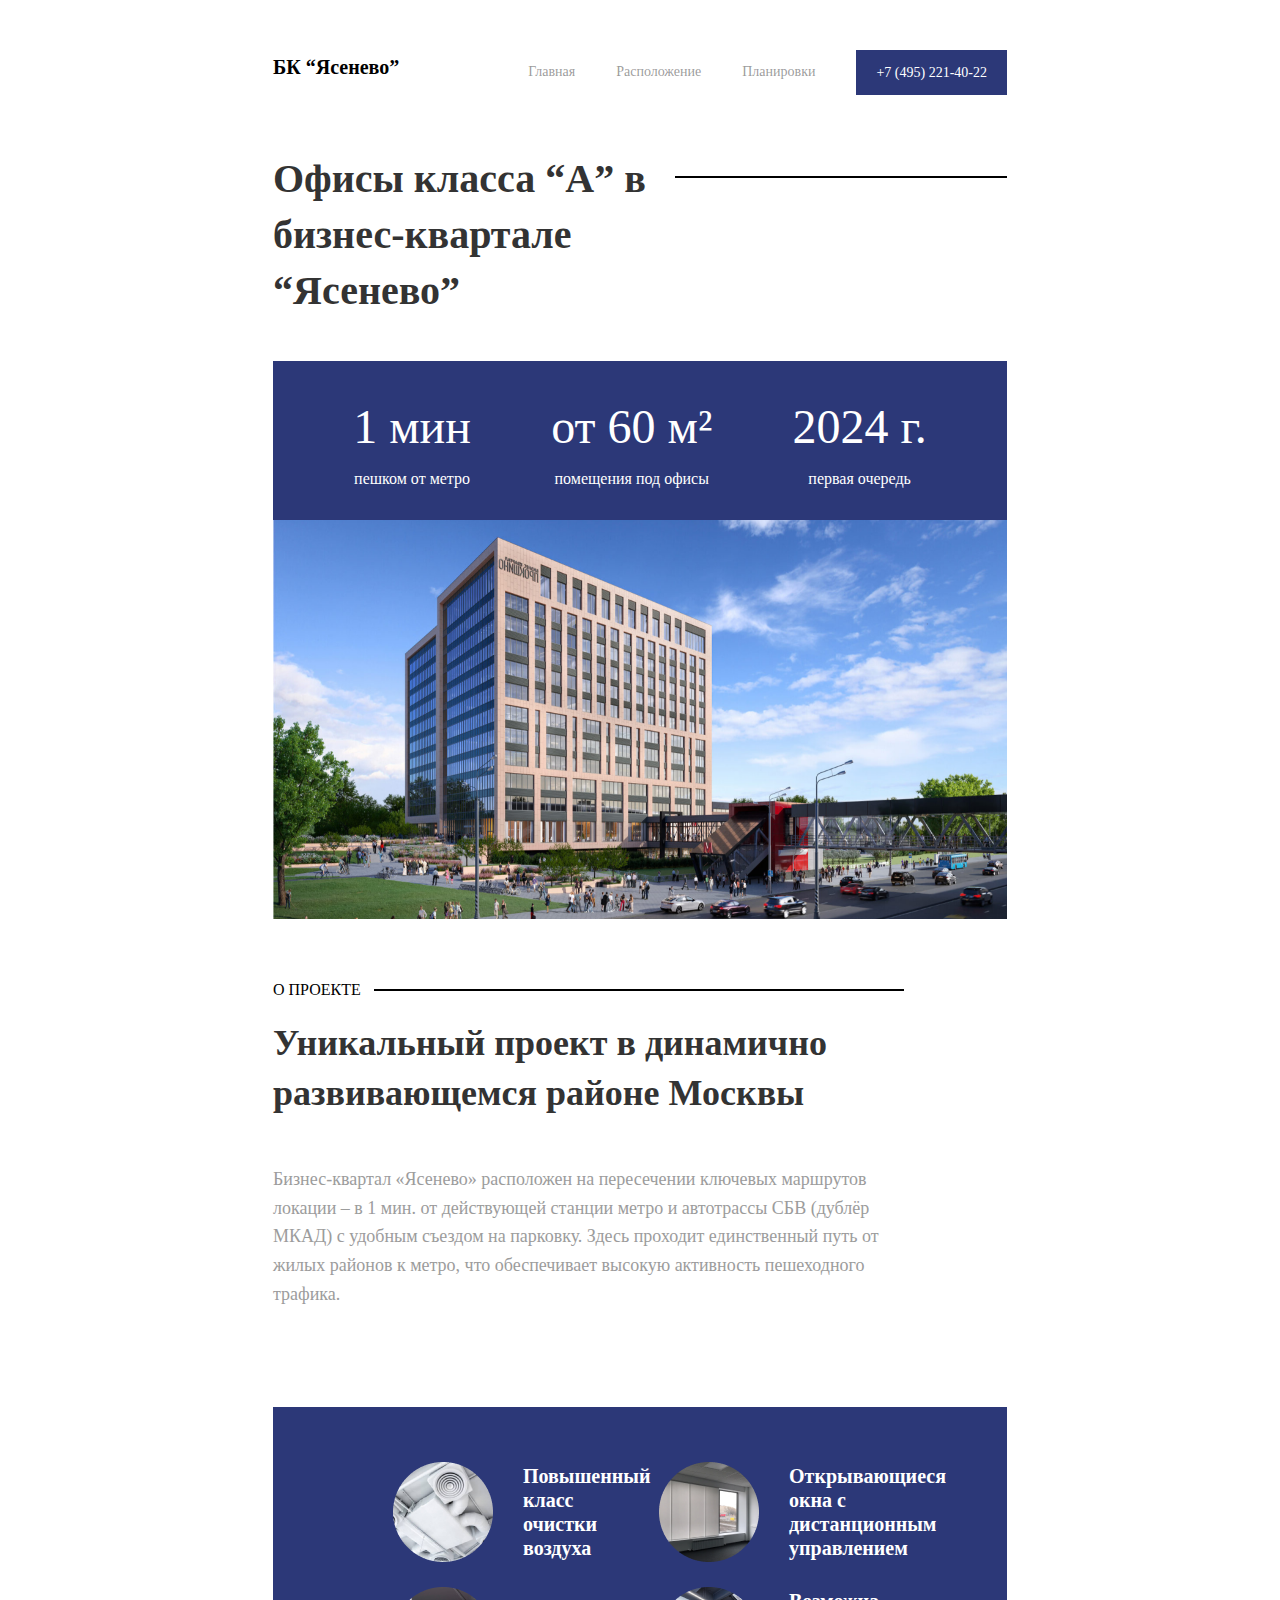
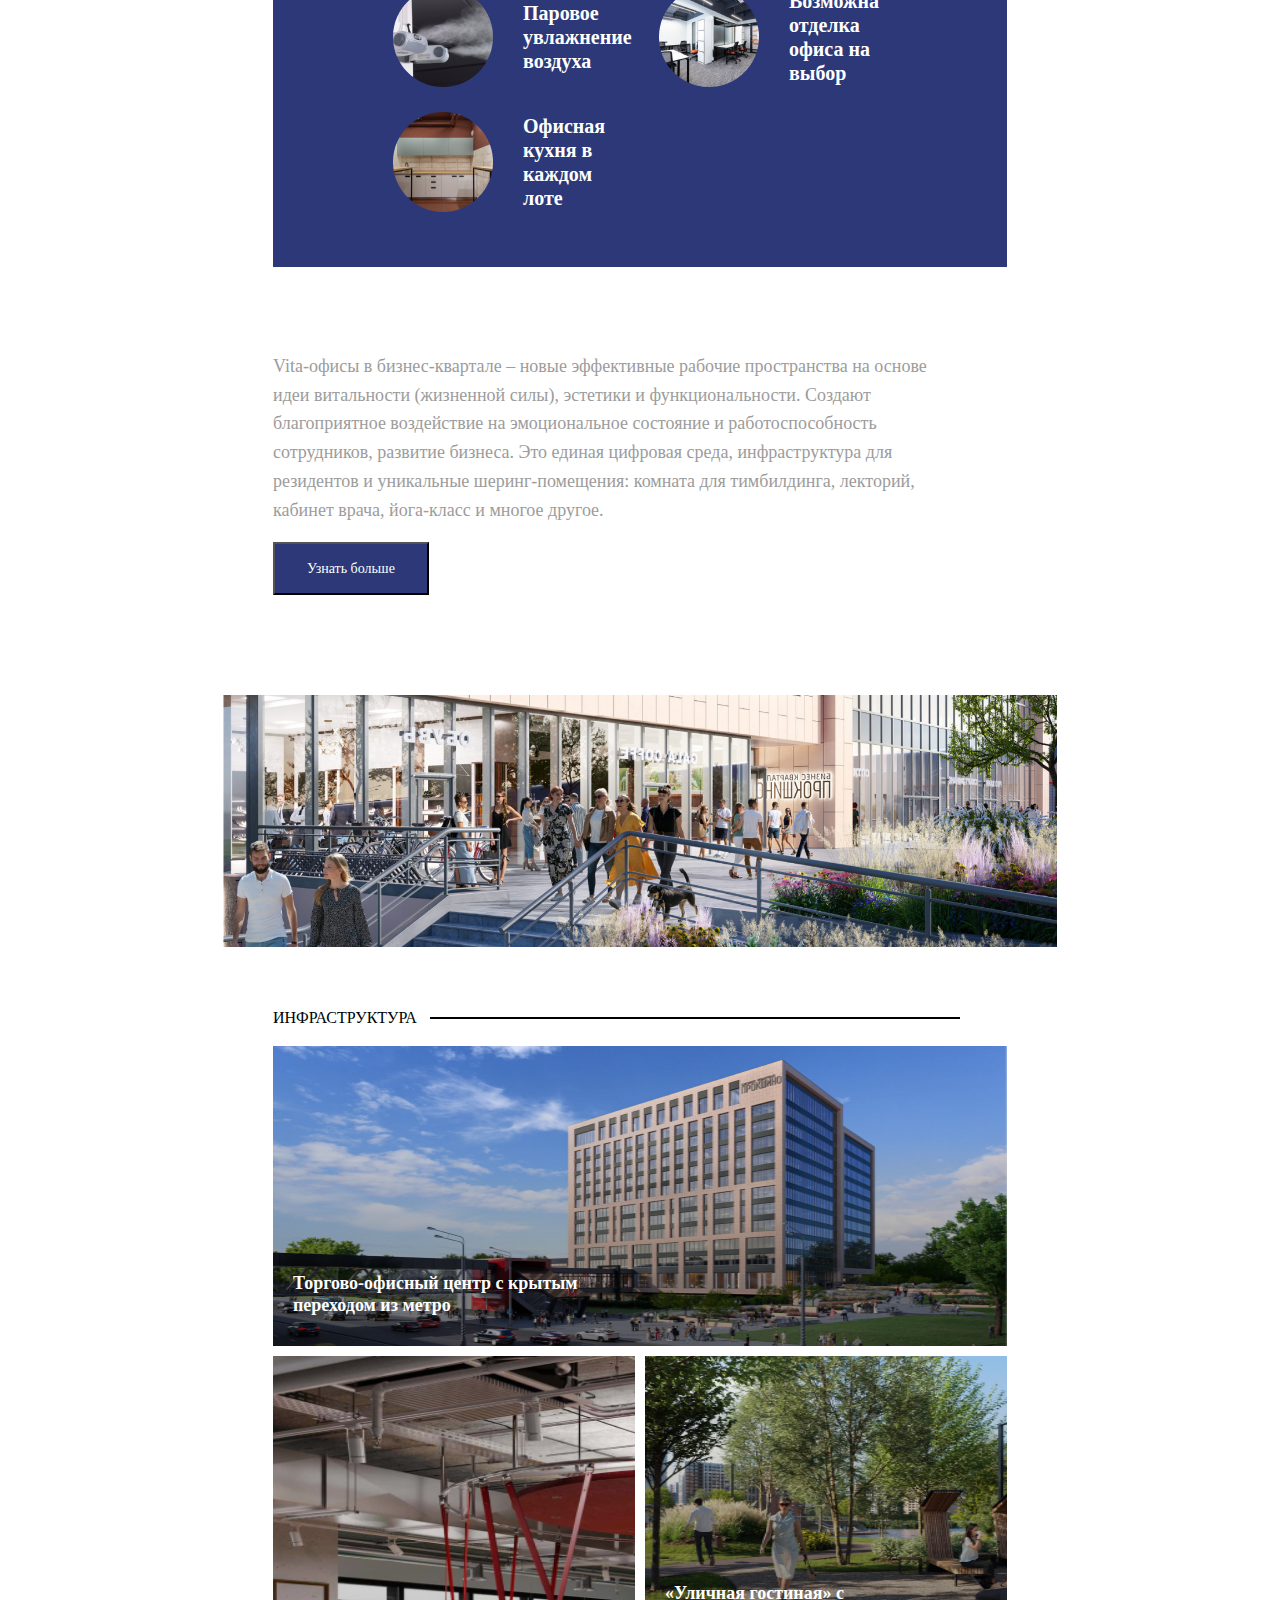
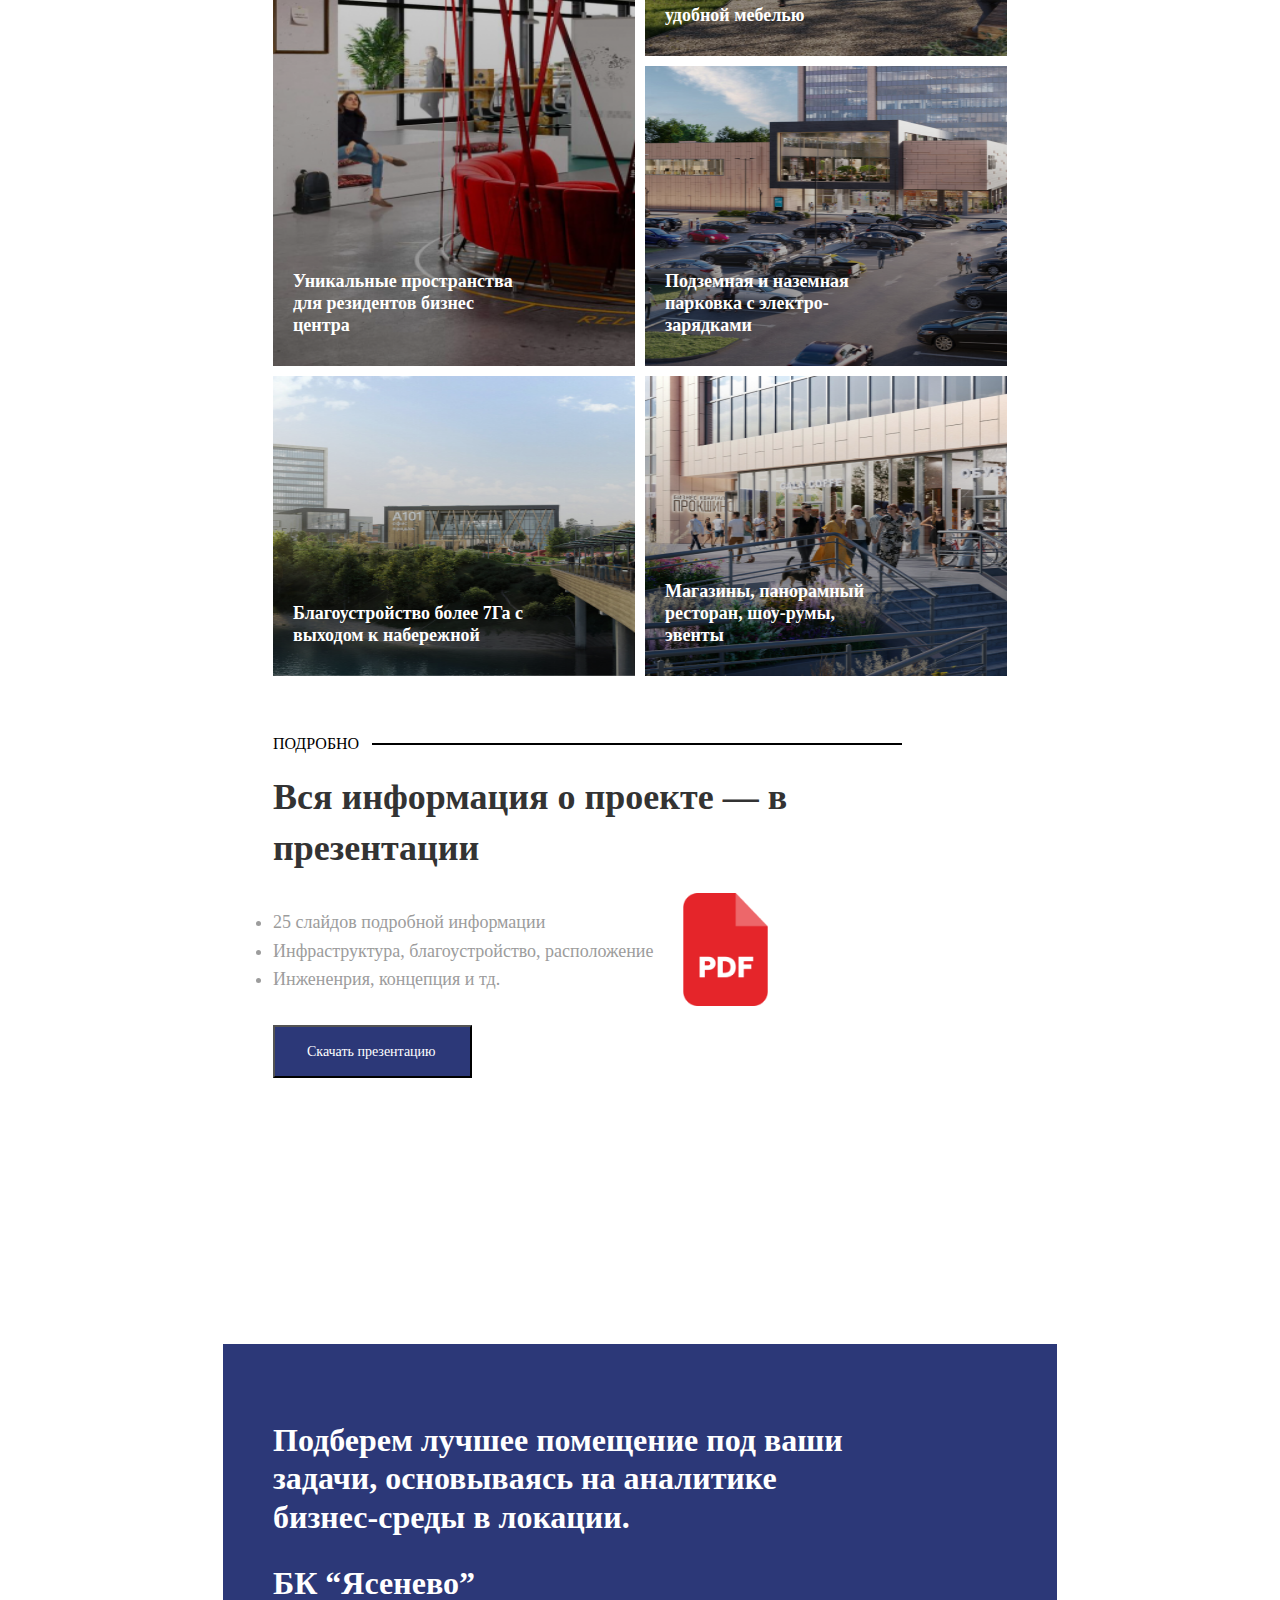
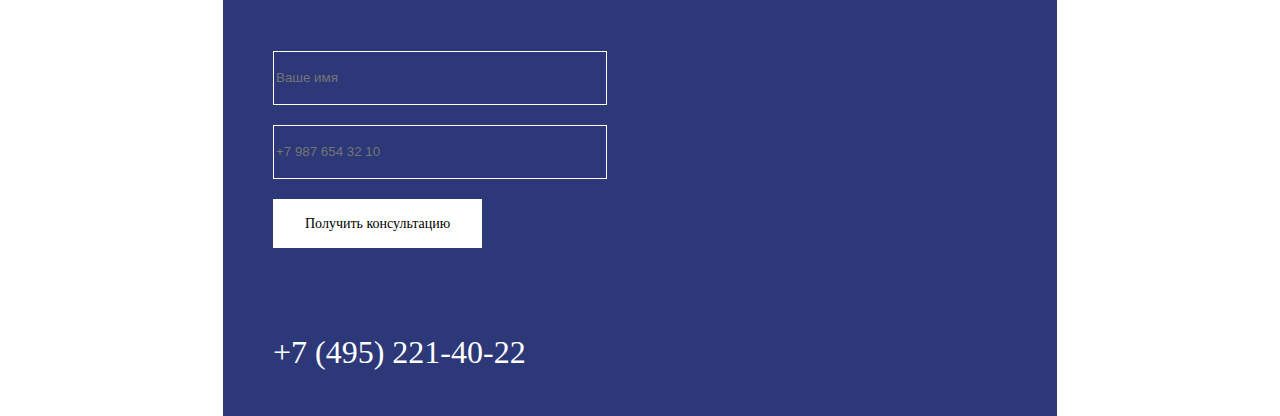
<file: Course_1/module2_dz_1-2/index.html>
<!DOCTYPE html>
<html lang="en">
<head>
    <meta charset="UTF-8">
    <meta name="viewport" content="width=device-width, initial-scale=1.0">
    <link rel="stylesheet" href="styles/reset.css">
    <link rel="stylesheet" href="styles/index.css">
    <title>dz_9</title>
</head>
<body>
    <header>
        <section class="header__section">
            <h3 class="header__section_h3">БК “Ясенево”</h3>
            <div class="header__section_div">
                <a class="header__section_div-a" href="index.html">Главная</a>
                <a class="header__section_div-a" href="src/location.html">Расположение</a>
                <a class="header__section_div-a" href="src/layout.html">Планировки</a>
                <a class="header__section_div-tel" href="tel:+7 (495) 221-40-22" ><img src="./img/tel.png" alt="tel">+7 (495) 221-40-22</a>
            </div>
        </section>
    </header>
    <main>
        <section class="main__section1">
            <div class="main__section1_block2">
                <div class="main__section1_block2-text">
                    <p class="section1__block2_p1">1 мин</p>
                    <p class="section1__block2_p2">пешком от метро</p>
                </div>
                <div class="main__section1_block2-text">
                    <p class="section1__block2_p1">от 60 м²</p>
                    <p class="section1__block2_p2">помещения под офисы</p>
                </div>
                <div class="main__section1_block2-text">
                    <p class="section1__block2_p1">2024 г.</p>
                    <p class="section1__block2_p2">первая очередь</p>
                </div>
            </div>
            <div class="main__section1_block1">
                <h1 class="main__section1_block1-h1">Офисы класса “А” в бизнес-квартале “Ясенево”</h1>
                <span class="main__section1_block1-span"></span>
            </div>
            <img class="main__section1_img" src="img/1.png" alt="Картинка">
            <div class="main__section1_block-btn">
                <button class="main__section1_btn" type="button">Расположение</button>
                <button class="main__section1_btn" type="button">Планировки</button>
            </div>
        </section>
        <section class="main__section2">
            <div class="main__section2_block1">
                <h4 class="main__section2_block1-h4">О проекте</h4>
                <div class="main__section2_block1-div"></div>
            </div>
            <h2 class="main__section2_h2">Уникальный проект в динамично развивающемся районе Москвы</h2>
            <p class="main__section2_p">Бизнес-квартал «Ясенево» расположен на пересечении ключевых маршрутов локации – в 1 мин. от действующей станции метро и автотрассы СБВ (дублёр МКАД) с удобным съездом на парковку. Здесь проходит единственный путь от жилых районов к метро, что обеспечивает высокую активность пешеходного трафика.</p>
            <div class="main__section2_block2">
                <div class="main__section2_block2-div">
                    <img id="img1" src="img/2.png" alt="Картинка">
                    <label class="main__section2_block2-label" for="img1">Повышенный класс очистки воздуха</label>
                </div>
                <div class="main__section2_block2-div">
                    <img id="img2" src="img/3.png" alt="Картинка">
                    <label class="main__section2_block2-label" for="img2">Открывающиеся окна с дистанционным управлением</label>
                </div>
                <div class="main__section2_block2-div">
                    <img id="img3" src="img/4.png" alt="Картинка">
                    <label class="main__section2_block2-label" for="img3">Паровое увлажнение воздуха</label>
                </div>
                <div class="main__section2_block2-div">
                    <img id="img4" src="img/5.png" alt="Картинка">
                    <label class="main__section2_block2-label" for="img4">Возможна отделка офиса на выбор</label>
                </div>
                <div class="main__section2_block2-div">
                    <img id="img5" src="img/6.png" alt="Картинка">
                    <label class="main__section2_block2-label" for="img5">Офисная кухня в каждом лоте</label>
                </div>
            </div>
            <div class="main__section2_block3">
                <p class="main__section2_p2">Vita-офисы в бизнес-квартале – новые эффективные рабочие пространства на основе идеи витальности (жизненной силы), эстетики и функциональности. Создают благоприятное воздействие на эмоциональное состояние и работоспособность сотрудников, развитие бизнеса. Это единая цифровая среда, инфраструктура для резидентов и уникальные шеринг-помещения: комната для тимбилдинга, лекторий, кабинет врача, йога-класс и многое другое.</p>
                <button class="main__section2_btn">Узнать больше</button>
            </div>
            <img src="img/7.png" alt="Картинка">
        </section>
        <section class="main__section3">
            <div class="main__section3_block1">
                <h4 class="main__section3_block1-h4">Инфраструктура</h4>
                <div class="main__section3_block1-div"></div>
            </div>
            <div class="main__section3_block2">
                <div style="display: flex; grid-column: span 2; align-items: end;">
                    <img src="img/8.png" alt="Картинка">
                    <p class="section3__block2_p" style="width: 340px;">Торгово-офисный центр с крытым переходом из метро</p>
                </div>
                <div style="display: flex; grid-row: span 2; align-items: end;">
                    <img src="img/11.png" alt="Картинка">
                    <p class="section3__block2_p">Уникальные пространства для резидентов бизнес центра</p>
                </div>
                <div style="display: flex; align-items: end;">
                    <img src="img/12.png" alt="Картинка">
                    <p class="section3__block2_p">«Уличная гостиная» с удобной мебелью</p>
                </div>
                <div style="display: flex; align-items: end;">
                    <img src="img/9.png" alt="Картинка">
                    <p class="section3__block2_p">Подземная и наземная парковка с электро-зарядками</p>
                </div>
                <div style="display: flex; align-items: end;">
                    <img src="img/10.png" alt="Картинка">
                    <p class="section3__block2_p">Благоустройство более 7Га с выходом к набережной</p>
                </div>
                <div style="display: flex; align-items: end;">
                    <img src="img/13.png" alt="Картинка">
                    <p class="section3__block2_p">Магазины, панорамный ресторан, шоу-румы, эвенты</p>
                </div>
            </div>
        </section>
        <section class="main__section4">
            <div class="main__section4_block1">
                <h4 class="main__section4_block1-h4">Подробно</h4>
                <div class="main__section4_block1-div"></div>
            </div>
            <div class="main__section4_block2">
                <h2 class="main__section4_block2-h2">Вся информация о проекте — в презентации</h2>
                <div class="main__section4_block2-div">
                    <ul class="main__section4_block2-ul">
                        <li class="section4__block2_ul-item">25 слайдов подробной информации</li>
                        <li class="section4__block2_ul-item">Инфраструктура, благоустройство, расположение</li>
                        <li class="section4__block2_ul-item">Инжененрия, концепция и тд.</li>
                    </ul>
                    <a href="#"><img src="img/pdf.png" alt="pdf"></a>
                </div>
                <button class="main__section4_block2-btn">Скачать презентацию</button>
            </div>
        </section>
    </main>
    <footer>
        <div class="footer">
            <section class="footer__block1">
                <p class="footer__block1_p">Подберем лучшее помещение под ваши задачи, основываясь на аналитике бизнес-среды в локации.</p>
                <h3 class="footer__block1_h3">БК “Ясенево”</h3>
            </section>
            <section class="footer__block2">
                <div class="footer__block2_div">
                    <input class="block2__input" type="text" placeholder="Ваше имя">
                    <input class="block2__input" type="tel" placeholder="+7 987 654 32 10">
                    <button class="block2__btn">Получить консультацию</button>
                </div>
                <a class="footer__block2_tel" href="tel:+7 (495) 221-40-22">+7 (495) 221-40-22</a>
            </section>
        </div>
    </footer>
</body>
</html>
</file>
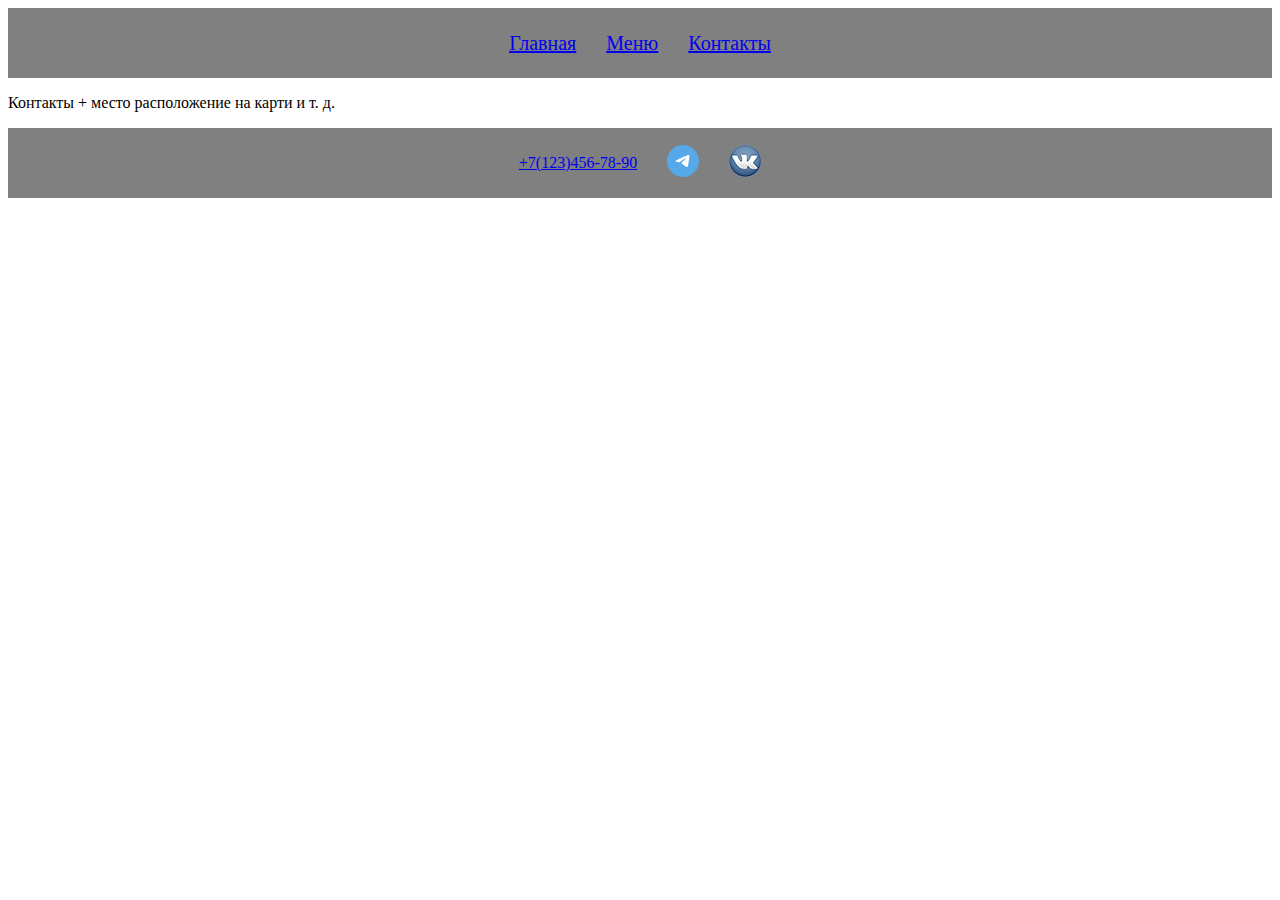
<file: Course_1/dz_3/Contacts.html>
<!DOCTYPE html>
<html lang="en">
<head>
    <meta charset="UTF-8">
    <meta name="viewport" content="width=device-width, initial-scale=1.0">
    <link rel="stylesheet" href="style.css">
    <title>DZ_3</title>
</head>
<body>
    <header>
        <a href="Index.html">Главная</a>
        <a href="Menu.html">Меню</a>
        <a href="#">Контакты</a>
    </header>
    <main>
        <p>
            Контакты + место расположение на карти и т. д.
        </p>
    </main>
    <footer>
        <a href="tel; +71234567890">+7(123)456-78-90</a>
        <a href="https://telegram.org/?1"><img src="../dz_2/img/MenuTelegramBotIcon.svg" alt="telegram"></a>
        <a href="https://vk.com/feed"><img src="../dz_2/img/vk32.png" alt="vk"></a>
    </footer>
</body>
</html>
</file>
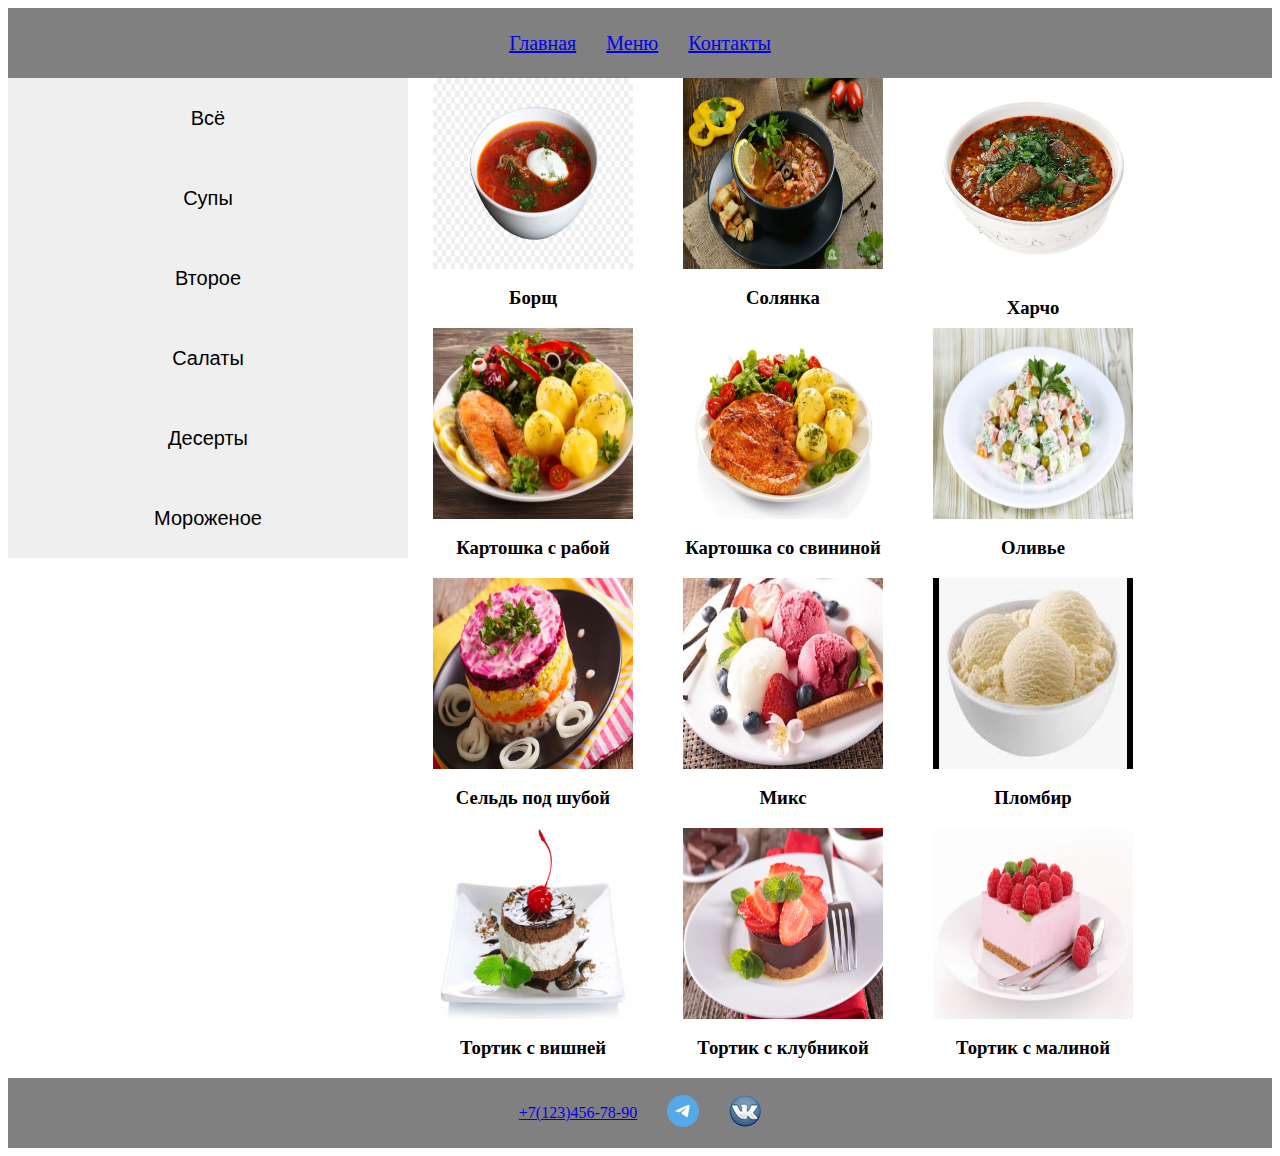
<file: Course_1/dz_3/Menu.html>
<!DOCTYPE html>
<html lang="en">
<head>
    <meta charset="UTF-8">
    <meta name="viewport" content="width=device-width, initial-scale=1.0">
    <link rel="stylesheet" href="style.css">
    <title>DZ_3</title>
</head>
<body>
    <header>
        <a href="index.html">Главная</a>
        <a href="#">Меню</a>
        <a href="Contacts.html">Контакты</a>
    </header>
    <main>
        <nav>
            <button id="All" class="button" type="button">Всё</button>
            <button id="Soups" class="button" type="button">Супы</button>
            <button id="Second" class="button" type="button">Второе</button>
            <button id="Salads" class="button" type="button">Салаты</button>
            <button id="Desserts" class="button" type="button">Десерты</button>
            <button id="Ice_cream" class="button" type="button">Мороженое</button>
        </nav>
        <section class="menu_dishes">
            <div id="Soups" class="menu_unit">
                <img width="200" height="200" src="./img/Soups/Борщ.jpg" alt="Борщ">
                <h3>Борщ</h3>
            </div>
            <div id="Soups" class="menu_unit">
                <img width="200" height="200" src="./img/Soups/Солянка.png" alt="Солянка">
                <h3>Солянка</h3>
            </div>
            <div id="Soups" class="menu_unit">
                <img width="200" height="200" src="./img/Soups/Харчо.jpg" alt="Харчо">
                <h3>Харчо</h3>
            </div>
            <div id="Second" class="menu_unit">
                <img width="200" height="200" src="./img/Second/Рыба.jpg" alt="Картошка с рабой">
                <h3>Картошка с рабой</h3>
            </div>
            <div id="Second" class="menu_unit">
                <img width="200" height="200" src="./img/Second/Свинина.jpg" alt="Картошка со свининой">
                <h3>Картошка со свининой</h3>
            </div>
            <div id="Salads" class="menu_unit">
                <img width="200" height="200" src="./img/Salads/Оливье.jpg" alt="Оливье">
                <h3>Оливье</h3>
            </div>
            <div id="Salads" class="menu_unit">
                <img width="200" height="200" src="./img/Salads/Под_шубой.jpg" alt="Сельдь под шубой">
                <h3>Сельдь под шубой</h3>
            </div>
            <div id="Ice_cream" class="menu_unit">
                <img width="200" height="200" src="./img/Ice_cream/Микс.jpg" alt="Микс">
                <h3>Микс</h3>
            </div>
            <div id="Ice_cream" class="menu_unit">
                <img width="200" height="200" src="./img/Ice_cream/Пломбир.jpg" alt="Пломбир">
                <h3>Пломбир</h3>
            </div>
            <div id="Desserts" class="menu_unit">
                <img width="200" height="200" src="./img/Desserts/Вишня.jpg" alt="Тортик с вишней">
                <h3>Тортик с вишней</h3>
            </div>
            <div id="Desserts" class="menu_unit">
                <img width="200" height="200" src="./img/Desserts/Клубника.jpg" alt="Тортик с клубникой">
                <h3>Тортик с клубникой</h3>
            </div>
            <div id="Desserts" class="menu_unit">
                <img width="200" height="200" src="./img/Desserts/Малина.jpg" alt="Тортик с малиной">
                <h3>Тортик с малиной</h3>
            </div>
        </section>
    </main>
    <footer>
        <a href="tel; +71234567890">+7(123)456-78-90</a>
        <a href="https://telegram.org/?1"><img src="../dz_2/img/MenuTelegramBotIcon.svg" alt="telegram"></a>
        <a href="https://vk.com/feed"><img src="../dz_2/img/vk32.png" alt="vk"></a>
    </footer>
    <script>
        const All = document.getElementById('All');
        const Soups = document.getElementById('Soups');
        const Second = document.getElementById('Second');
        const Salads = document.getElementById('Salads');
        const Desserts = document.getElementById('Desserts');
        const Ice_cream = document.getElementById('Ice_cream');
        const array = document.querySelectorAll("div");

        All.addEventListener('click', () => {
            workingMnu('All')
        });
        Soups.addEventListener('click', () => {
            workingMnu('Soups')
        });
        Second.addEventListener('click', () => {
            workingMnu('Second')
        });
        Salads.addEventListener('click', () => {
            workingMnu('Salads')
        });
        Desserts.addEventListener('click', () => {
            workingMnu('Desserts')
        });
        Ice_cream.addEventListener('click', () => {
            workingMnu('Ice_cream')
        });
        function workingMnu(params) {
            array.forEach((element) => {
                if (params == 'All') {
                    element.style.display = 'block';
                } else {
                    if (element.id != params) {
                        element.style.display = 'none';
                    }else{
                        element.style.display = 'block';
                    }
                }
            });
        }
    </script>
</body>
</html>
</file>
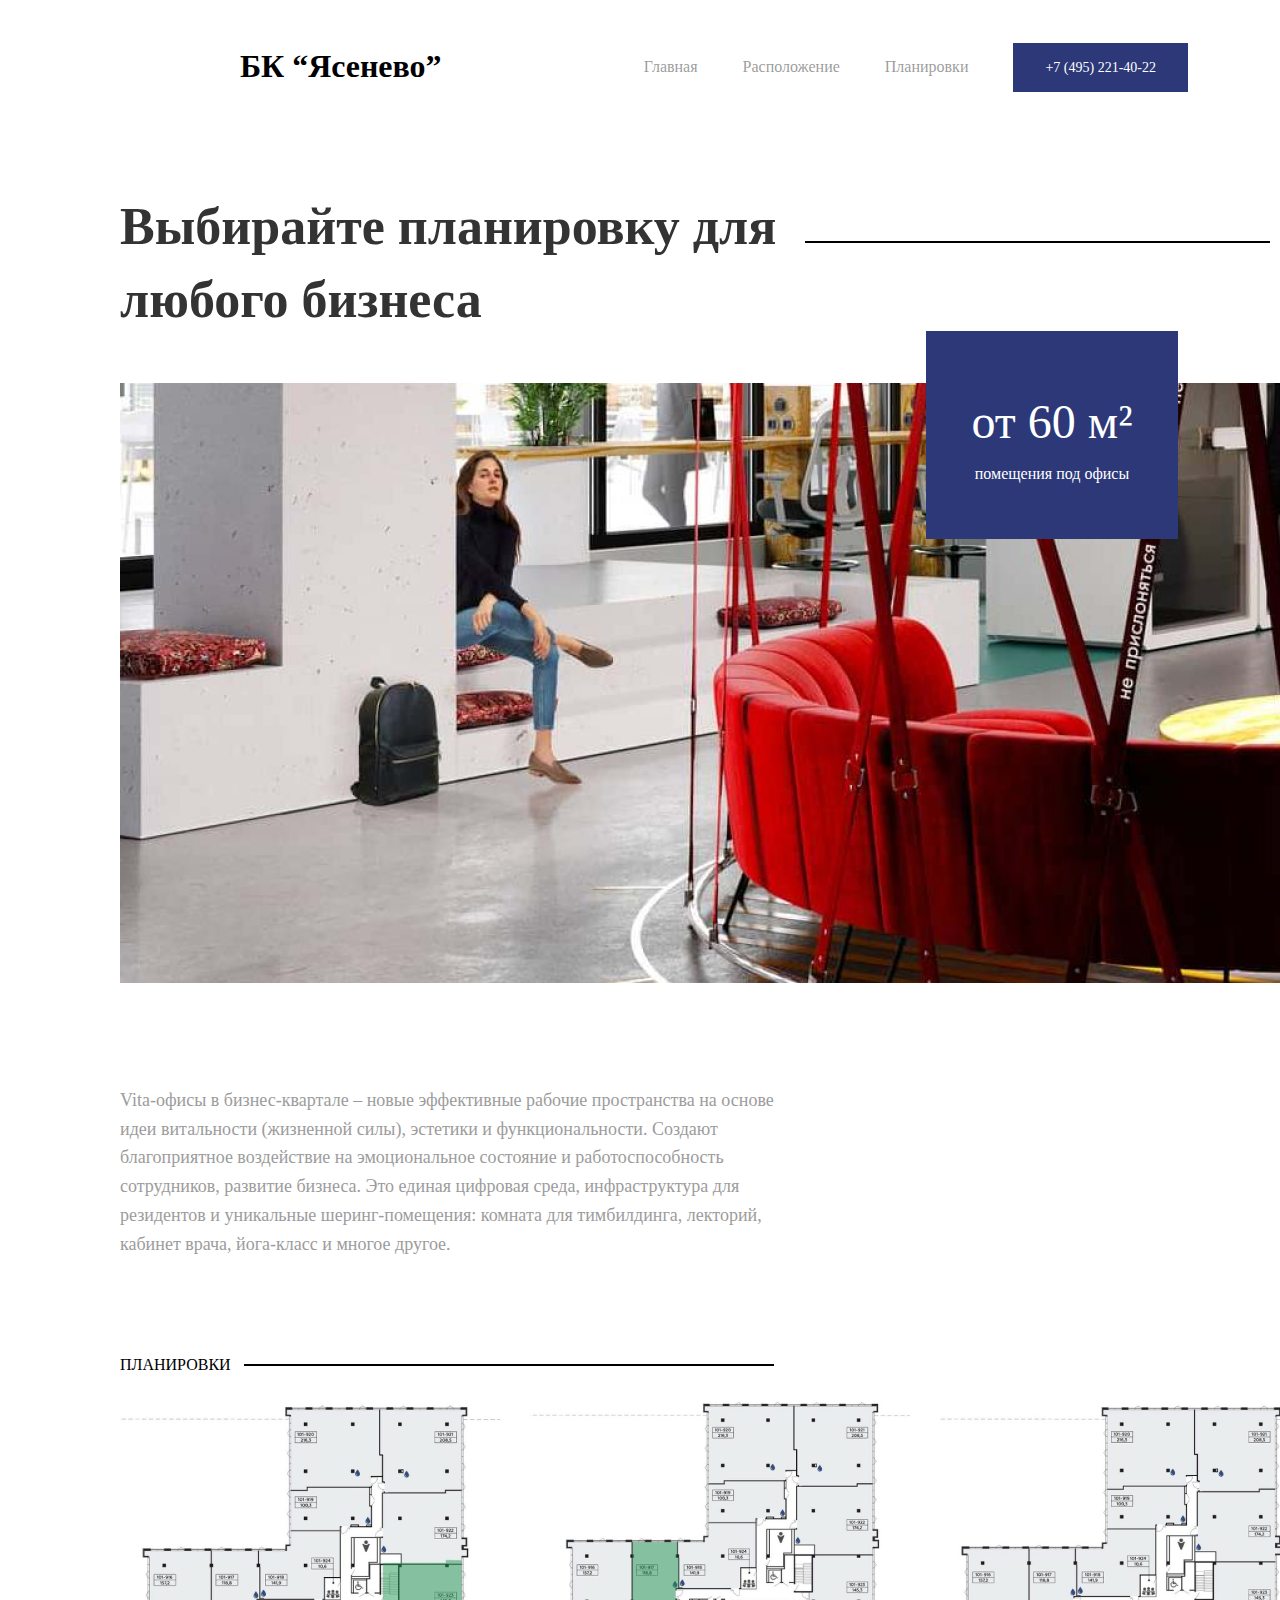
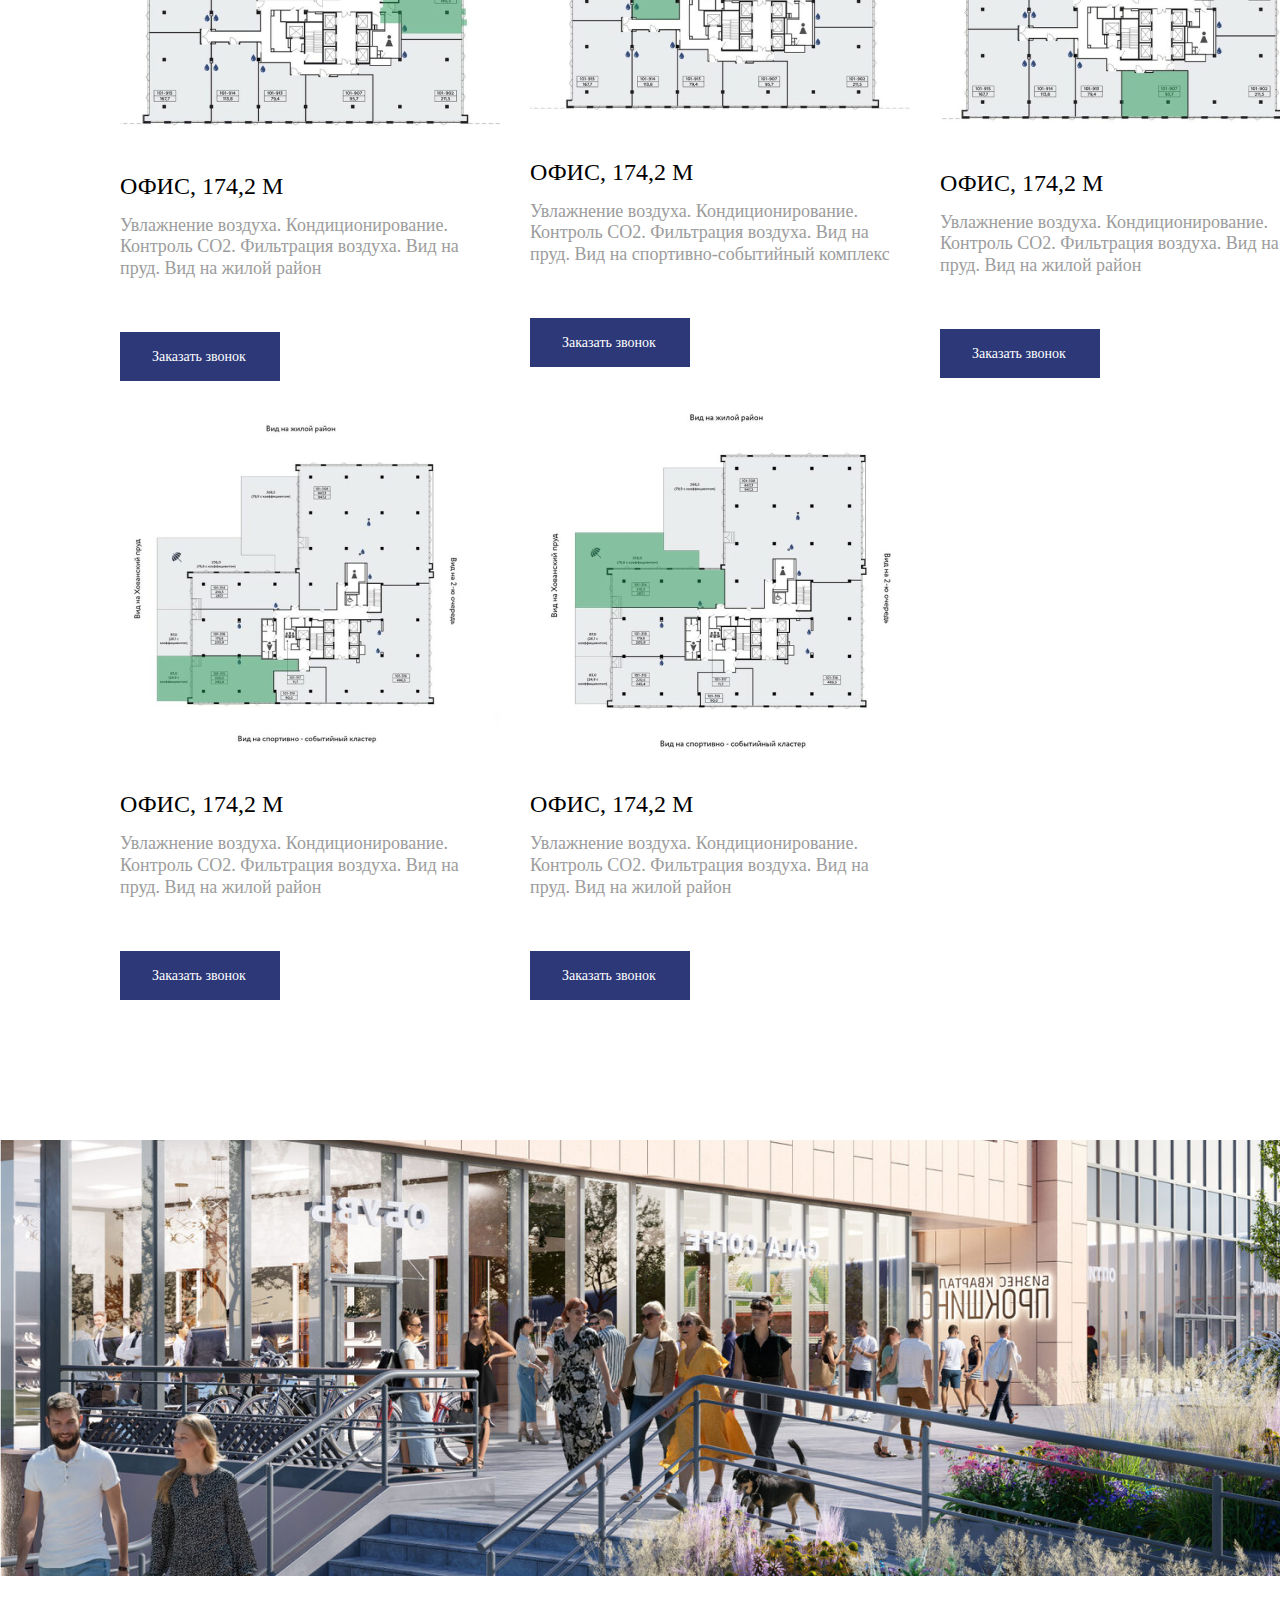
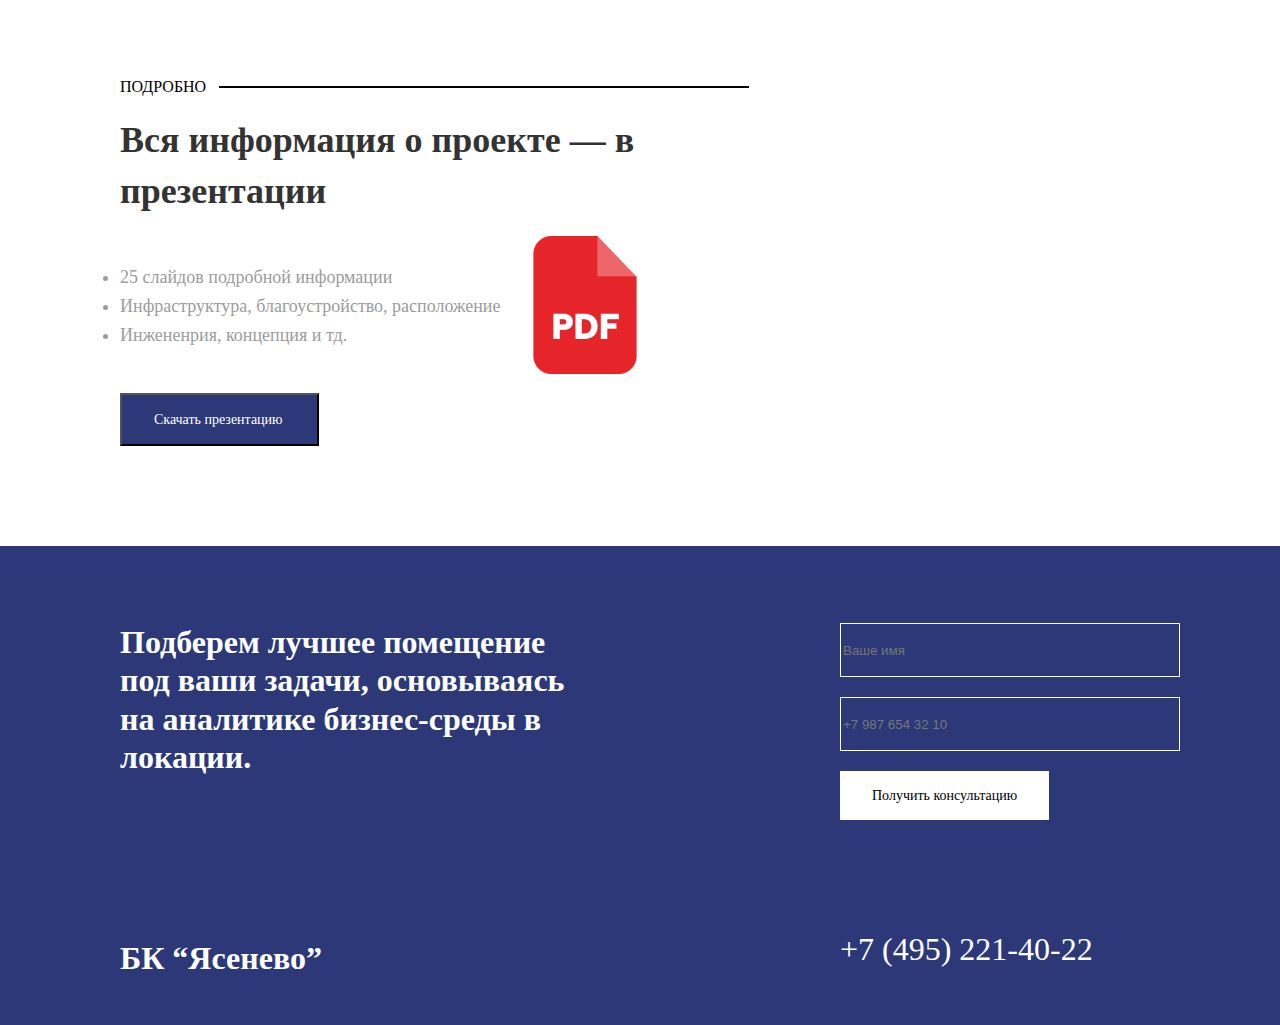
<file: Course_1/dz_9/src/layout.html>
<!DOCTYPE html>
<html lang="en">
<head>
    <meta charset="UTF-8">
    <meta name="viewport" content="width=device-width, initial-scale=1.0">
    <link rel="stylesheet" href="../styles/reset.css">
    <link rel="stylesheet" href="../styles/index.css">
    <title>dz_9</title>
</head>
<body>
    <header>
        <section class="header__section">
            <h3 class="header__section_h3">БК “Ясенево”</h3>
            <div class="header__section_div">
                <a class="header__section_div-a" href="../index.html">Главная</a>
                <a class="header__section_div-a" href="location.html">Расположение</a>
                <a class="header__section_div-a" href="layout.html">Планировки</a>
                <a class="header__section_div-tel" href="tel:+7 (495) 221-40-22" >+7 (495) 221-40-22</a>
            </div>
        </section>
    </header>
    <main>
        <section class="main__section1">
            <div class="main__section1_block2 layout__section1_block2">
                <div class="main__section1_block2-text">
                    <p class="section1__block2_p1">от 60 м²</p>
                    <p class="section1__block2_p2">помещения под офисы</p>
                </div>
            </div>
            <div class="main__section1_block1">
                <h1 class="main__section1_block1-h1 layout__section1_block1-h1">Выбирайте планировку для любого бизнеса</h1>
                <span class="main__section1_block1-span"></span>
            </div>
            <img src="../img/15.png" alt="Картинка">
        </section>
        <section class="main__section2">
            <p class="main__section2_p">Vita-офисы в бизнес-квартале – новые эффективные рабочие пространства на основе идеи витальности (жизненной силы), эстетики и функциональности. Создают благоприятное воздействие на эмоциональное состояние и работоспособность сотрудников, развитие бизнеса. Это единая цифровая среда, инфраструктура для резидентов и уникальные шеринг-помещения: комната для тимбилдинга, лекторий, кабинет врача, йога-класс и многое другое.</p>
            <div class="main__section2_block1">
                <h4 class="main__section2_block1-h4">Планировки</h4>
                <div class="main__section2_block1-div"></div>
            </div>
            <div class="layout__section2_block2">
                <div class="layout__section2_block2-item">
                    <img src="../img/p1.png" alt="Планировка">
                    <h4 class="layout__section2_block2-h4">Офис, 174,2 м</h4>
                    <p class="layout__section2_block2-p">Увлажнение воздуха. Кондиционирование. Контроль СО2. Фильтрация воздуха. Вид на пруд. Вид на жилой район</p>
                    <button class="layout__section2_block2-btn">Заказать звонок</button>
                </div>
                <div class="layout__section2_block2-item">
                    <img src="../img/p2.png" alt="Планировка">
                    <h4 class="layout__section2_block2-h4">Офис, 174,2 м</h4>
                    <p class="layout__section2_block2-p">Увлажнение воздуха. Кондиционирование. Контроль СО2. Фильтрация воздуха. Вид на пруд. Вид на спортивно-событийный комплекс</p>
                    <button class="layout__section2_block2-btn">Заказать звонок</button>
                </div>
                <div class="layout__section2_block2-item">
                    <img src="../img/p3.png" alt="Планировка">
                    <h4 class="layout__section2_block2-h4">Офис, 174,2 м</h4>
                    <p class="layout__section2_block2-p">Увлажнение воздуха. Кондиционирование. Контроль СО2. Фильтрация воздуха. Вид на пруд. Вид на жилой район</p>
                    <button class="layout__section2_block2-btn">Заказать звонок</button>
                </div>
                <div class="layout__section2_block2-item">
                    <img src="../img/p4.png" alt="Планировка">
                    <h4 class="layout__section2_block2-h4">Офис, 174,2 м</h4>
                    <p class="layout__section2_block2-p">Увлажнение воздуха. Кондиционирование. Контроль СО2. Фильтрация воздуха. Вид на пруд. Вид на жилой район</p>
                    <button class="layout__section2_block2-btn">Заказать звонок</button>
                </div>
                <div class="layout__section2_block2-item">
                    <img src="../img/p5.png" alt="Планировка">
                    <h4 class="layout__section2_block2-h4">Офис, 174,2 м</h4>
                    <p class="layout__section2_block2-p">Увлажнение воздуха. Кондиционирование. Контроль СО2. Фильтрация воздуха. Вид на пруд. Вид на жилой район</p>
                    <button class="layout__section2_block2-btn">Заказать звонок</button>
                </div>
            </div>
            <img src="../img/7.png" alt="Картинка" style="margin-left: -120px;">
        </section>
        <section class="main__section4">
            <div class="main__section4_block1">
                <h4 class="main__section4_block1-h4">Подробно</h4>
                <div class="main__section4_block1-div"></div>
            </div>
            <div class="main__section4_block2">
                <h2 class="main__section4_block2-h2">Вся информация о проекте — в презентации</h2>
                <div class="main__section4_block2-div">
                    <ul class="main__section4_block2-ul">
                        <li class="section4__block2_ul-item">25 слайдов подробной информации</li>
                        <li class="section4__block2_ul-item">Инфраструктура, благоустройство, расположение</li>
                        <li class="section4__block2_ul-item">Инжененрия, концепция и тд.</li>
                    </ul>
                    <a href="#"><img src="../img/pdf.png" alt="pdf"></a>
                </div>
                <button class="main__section4_block2-btn">Скачать презентацию</button>
            </div>
        </section>
    </main>
    <footer>
        <div class="footer">
            <section class="footer__block1">
                <p class="footer__block1_p">Подберем лучшее помещение под ваши задачи, основываясь на аналитике бизнес-среды в локации.</p>
                <h3 class="footer__block1_h3">БК “Ясенево”</h3>
            </section>
            <section class="footer__block2">
                <div class="footer__block2_div">
                    <input class="block2__input" type="text" placeholder="Ваше имя">
                    <input class="block2__input" type="tel" placeholder="+7 987 654 32 10">
                    <button class="block2__btn">Получить консультацию</button>
                </div>
                <a class="footer__block2_tel" href="tel:+7 (495) 221-40-22">+7 (495) 221-40-22</a>
            </section>
        </div>
    </footer>
</body>
</html>
</file>
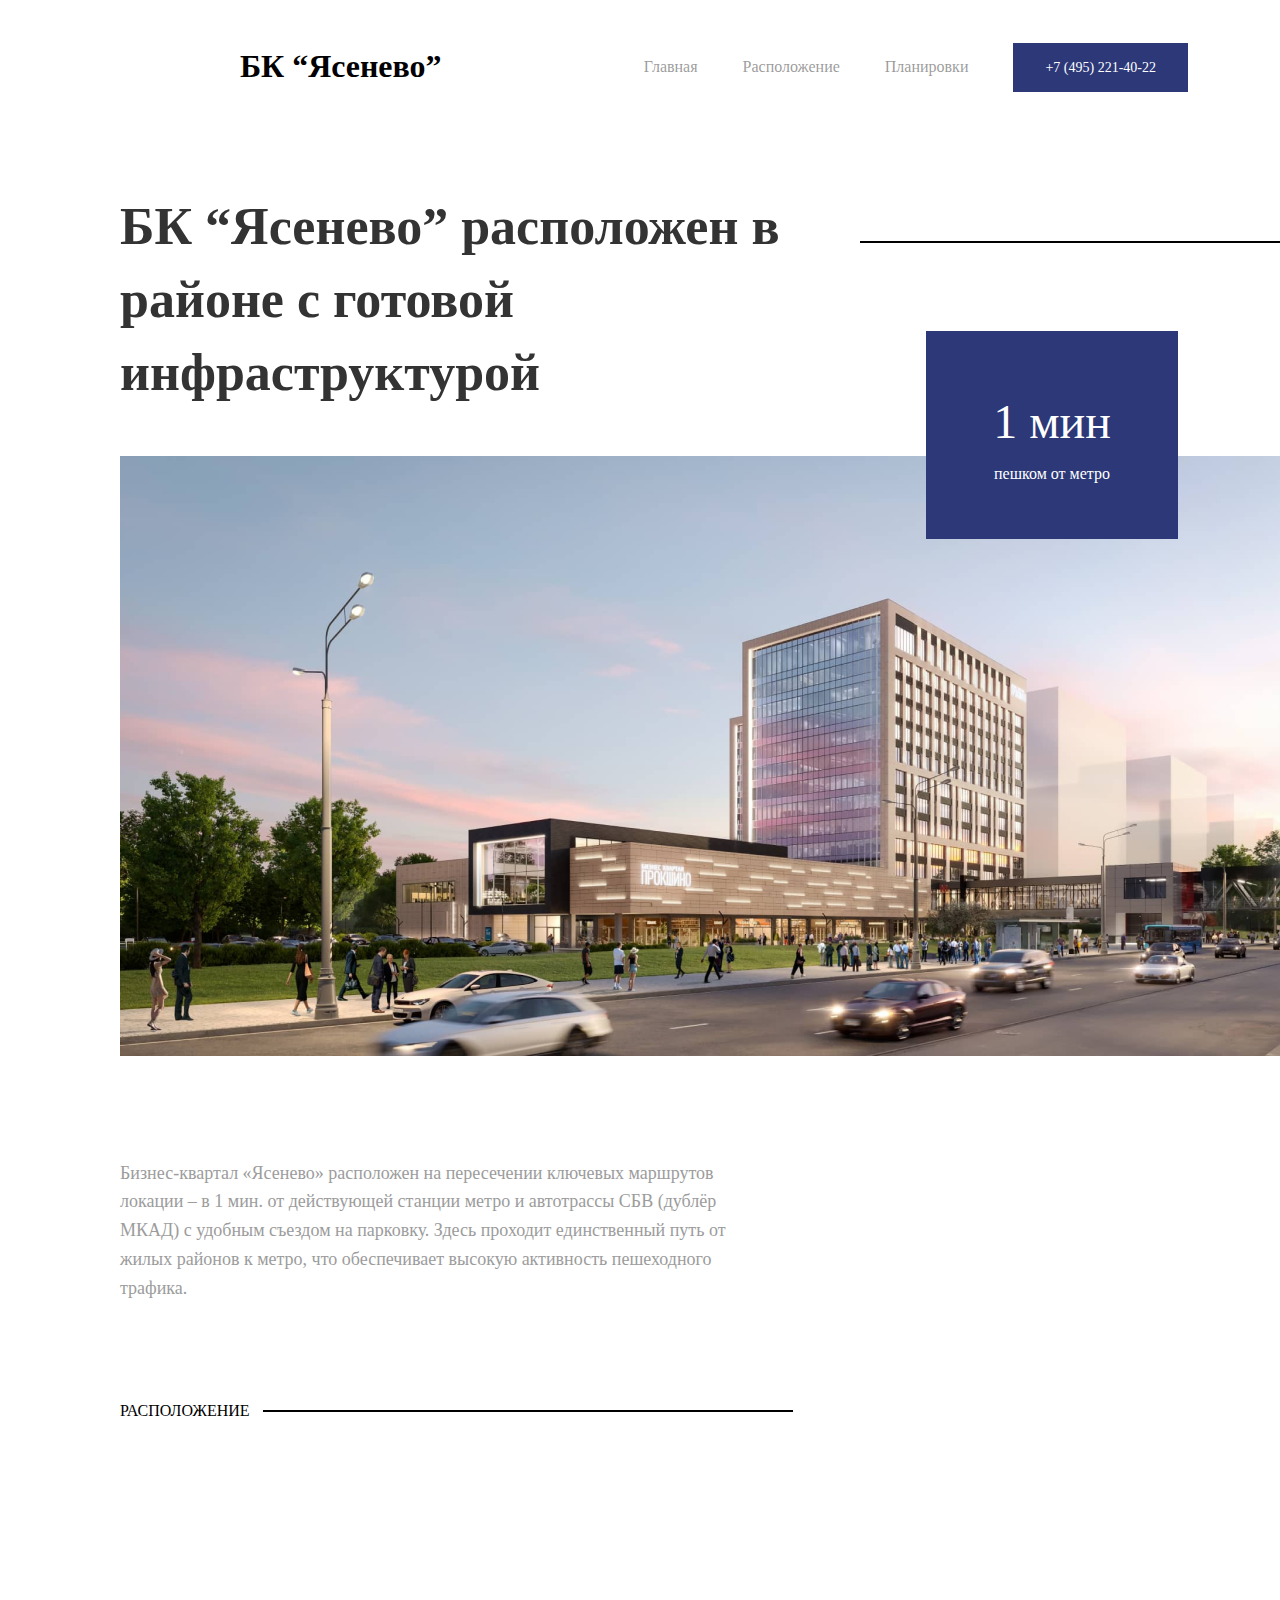
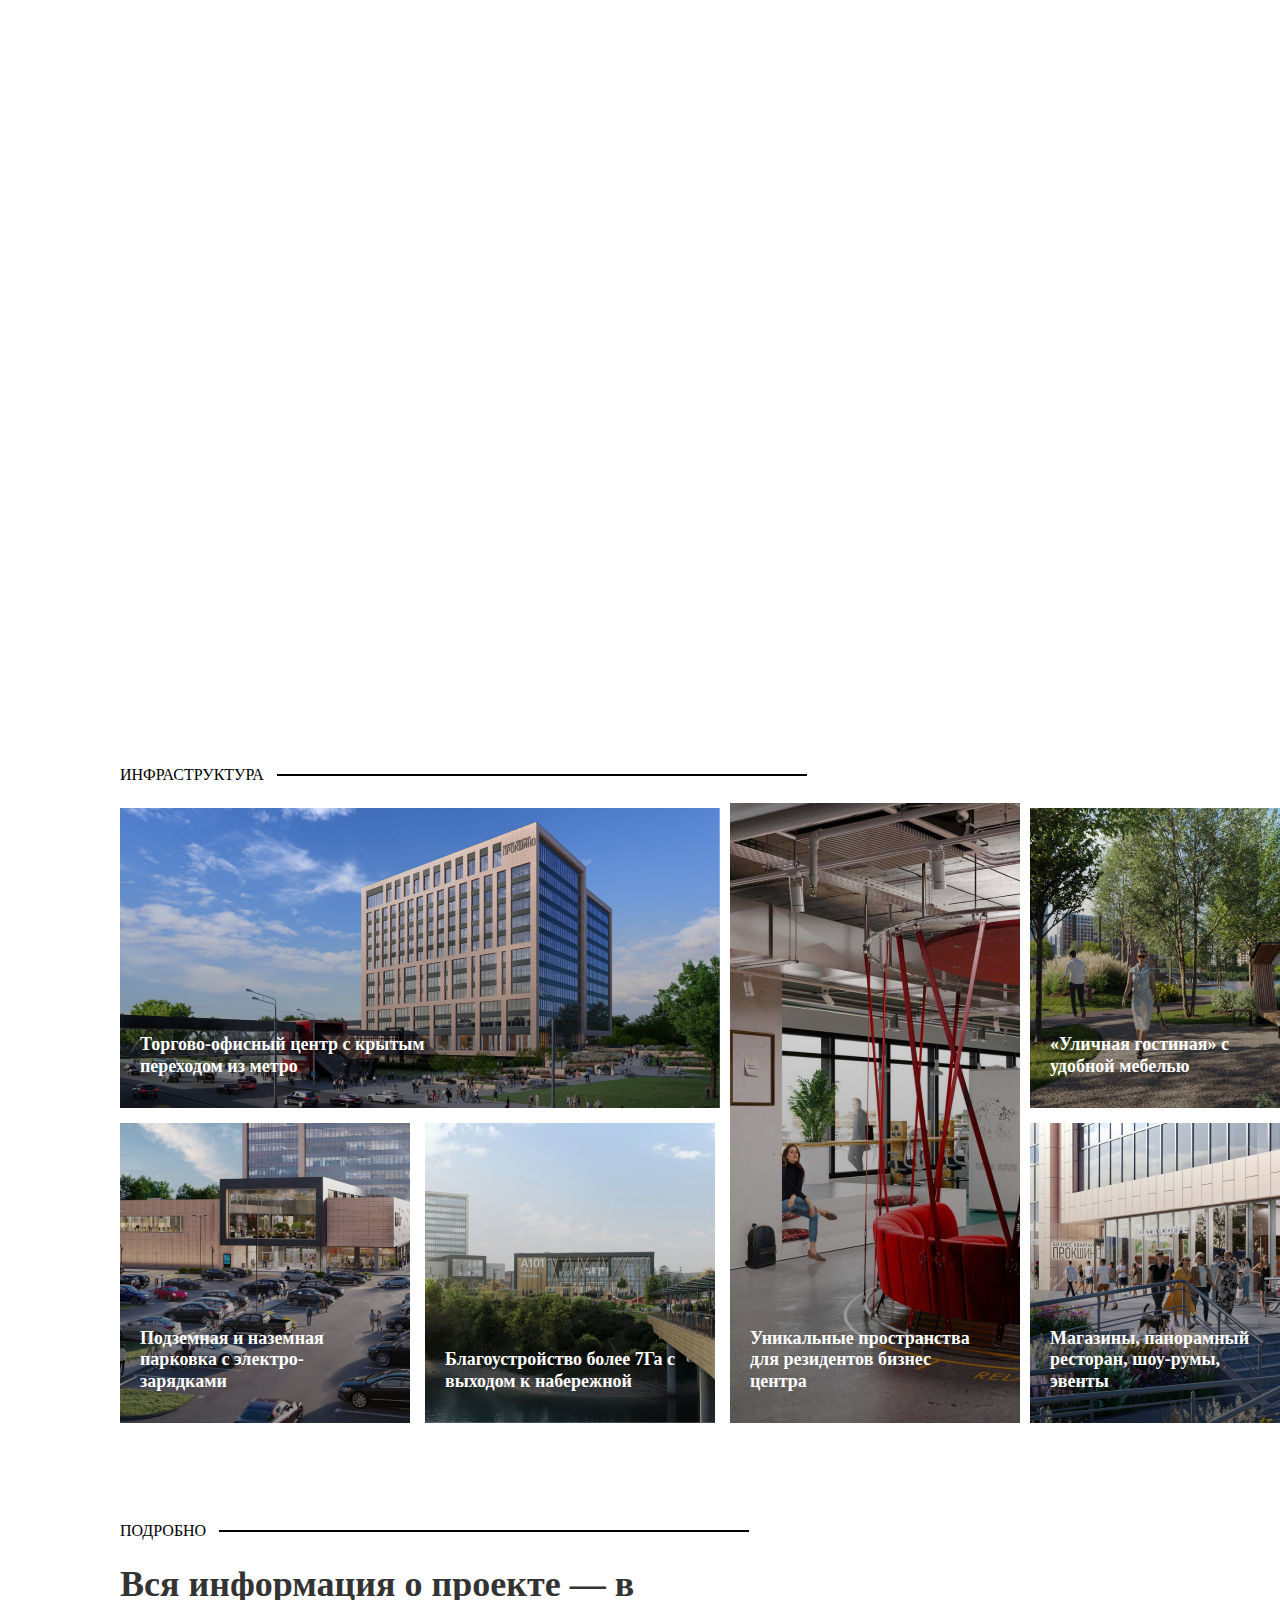
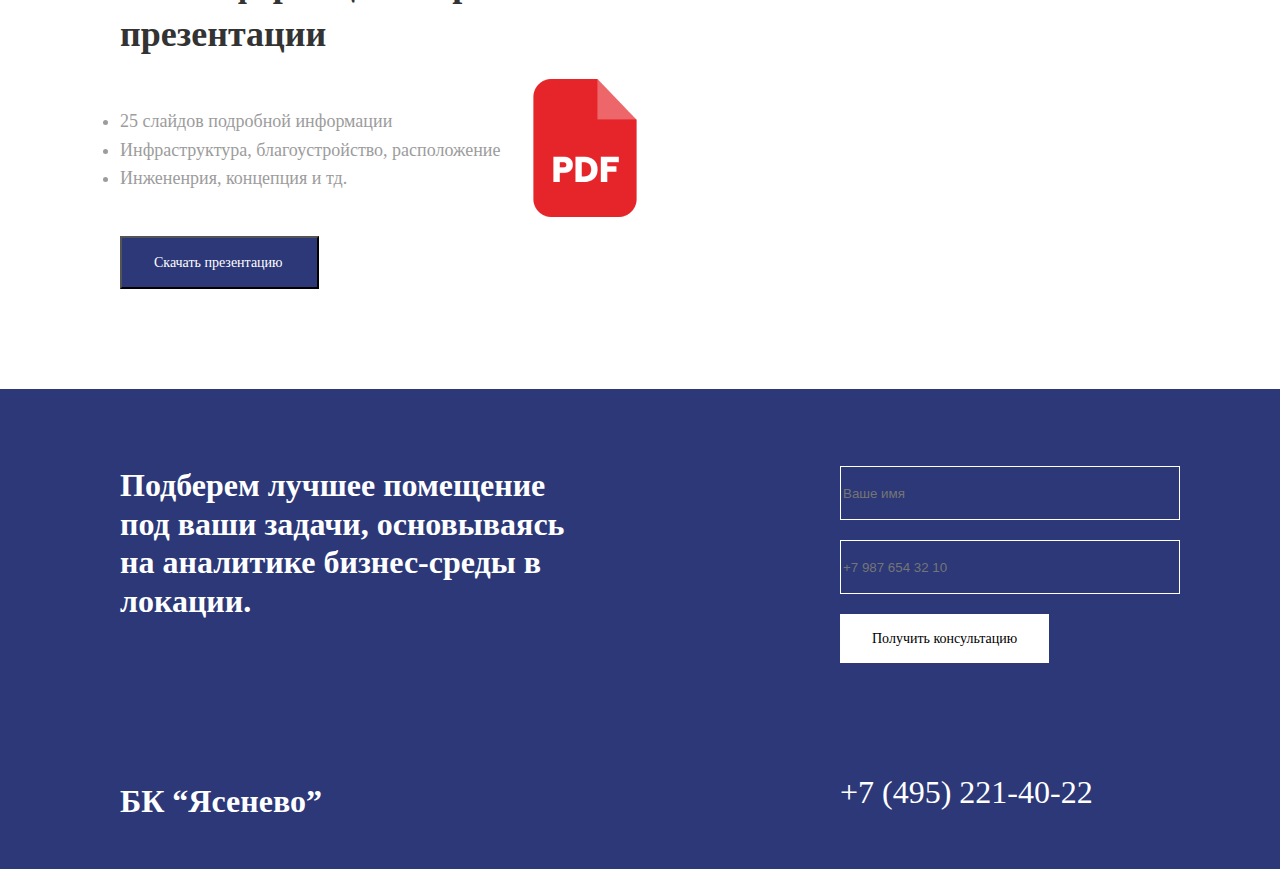
<file: Course_1/dz_9/src/location.html>
<!DOCTYPE html>
<html lang="en">
<head>
    <meta charset="UTF-8">
    <meta name="viewport" content="width=device-width, initial-scale=1.0">
    <link rel="stylesheet" href="../styles/reset.css">
    <link rel="stylesheet" href="../styles/index.css">
    <title>dz_9</title>
</head>
<body>
    <header>
        <section class="header__section">
            <h3 class="header__section_h3">БК “Ясенево”</h3>
            <div class="header__section_div">
                <a class="header__section_div-a" href="../index.html">Главная</a>
                <a class="header__section_div-a" href="#">Расположение</a>
                <a class="header__section_div-a" href="layout.html">Планировки</a>
                <a class="header__section_div-tel" href="tel:+7 (495) 221-40-22" >+7 (495) 221-40-22</a>
            </div>
        </section>
    </header>
    <main>
        <section class="main__section1">
            <div class="main__section1_block2 location__section1_block2">
                <div class="main__section1_block2-text">
                    <p class="section1__block2_p1">1 мин</p>
                    <p class="section1__block2_p2">пешком от метро</p>
                </div>
            </div>
            <div class="main__section1_block1">
                <h1 class="main__section1_block1-h1 location__section1_block1-h1">БК “Ясенево” расположен в районе с готовой инфраструктурой</h1>
                <span class="main__section1_block1-span"></span>
            </div>
            <img src="../img/14.png" alt="Картинка">
            <p class="main__section1_p">Бизнес-квартал «Ясенево» расположен на пересечении ключевых маршрутов локации – в 1 мин. от действующей станции метро и автотрассы СБВ (дублёр МКАД) с удобным съездом на парковку. Здесь проходит единственный путь от жилых районов к метро, что обеспечивает высокую активность пешеходного трафика.</p>
        </section>
        <section class="main__section2">
            <div class="main__section2_block1">
                <h4 class="main__section2_block1-h4">Расположение</h4>
                <div class="main__section2_block1-div"></div>
            </div>
            <iframe src="https://yandex.ru/map-widget/v1/?um=constructor%3A1fb758df28ea1af90b795b021a82cefea04bfaec76c5a218ac9f0db8d242cab7&amp;source=constructor" width="1440" height="825" frameborder="0" style="margin-left: -120px;"></iframe>
        </section>
        <section class="main__section3">
            <div class="main__section3_block1">
                <h4 class="main__section3_block1-h4">Инфраструктура</h4>
                <div class="main__section3_block1-div"></div>
            </div>
            <div class="main__section3_block2">
                <div style="display: flex; grid-column: span 2; align-items: end;">
                    <img src="../img/8.png" alt="Картинка" style="">
                    <p class="section3__block2_p" style="width: 340px;">Торгово-офисный центр с крытым переходом из метро</p>
                </div>
                <div style="display: flex; grid-row: span 2; align-items: end;">
                    <img src="../img/11.png" alt="Картинка" style="">
                    <p class="section3__block2_p">Уникальные пространства для резидентов бизнес центра</p>
                </div>
                <div style="display: flex; align-items: end;">
                    <img src="../img/12.png" alt="Картинка" style="">
                    <p class="section3__block2_p">«Уличная гостиная» с удобной мебелью</p>
                </div>
                <div style="display: flex; align-items: end;">
                    <img src="../img/9.png" alt="Картинка" style="">
                    <p class="section3__block2_p">Подземная и наземная парковка с электро-зарядками</p>
                </div>
                <div style="display: flex; align-items: end;">
                    <img src="../img/10.png" alt="Картинка" style="">
                    <p class="section3__block2_p">Благоустройство более 7Га с выходом к набережной</p>
                </div>
                <div style="display: flex; align-items: end;">
                    <img src="../img/13.png" alt="Картинка" style="">
                    <p class="section3__block2_p">Магазины, панорамный ресторан, шоу-румы, эвенты</p>
                </div>
            </div>
        </section>
        <section class="main__section4">
            <div class="main__section4_block1">
                <h4 class="main__section4_block1-h4">Подробно</h4>
                <div class="main__section4_block1-div"></div>
            </div>
            <div class="main__section4_block2">
                <h2 class="main__section4_block2-h2">Вся информация о проекте — в презентации</h2>
                <div class="main__section4_block2-div">
                    <ul class="main__section4_block2-ul">
                        <li class="section4__block2_ul-item">25 слайдов подробной информации</li>
                        <li class="section4__block2_ul-item">Инфраструктура, благоустройство, расположение</li>
                        <li class="section4__block2_ul-item">Инжененрия, концепция и тд.</li>
                    </ul>
                    <a href="#"><img src="../img/pdf.png" alt="pdf"></a>
                </div>
                <button class="main__section4_block2-btn">Скачать презентацию</button>
            </div>
        </section>
    </main>
    <footer>
        <div class="footer">
            <section class="footer__block1">
                <p class="footer__block1_p">Подберем лучшее помещение под ваши задачи, основываясь на аналитике бизнес-среды в локации.</p>
                <h3 class="footer__block1_h3">БК “Ясенево”</h3>
            </section>
            <section class="footer__block2">
                <div class="footer__block2_div">
                    <input class="block2__input" type="text" placeholder="Ваше имя">
                    <input class="block2__input" type="tel" placeholder="+7 987 654 32 10">
                    <button class="block2__btn">Получить консультацию</button>
                </div>
                <a class="footer__block2_tel" href="tel:+7 (495) 221-40-22">+7 (495) 221-40-22</a>
            </section>
        </div>
    </footer>
</body>
</html>
</file>
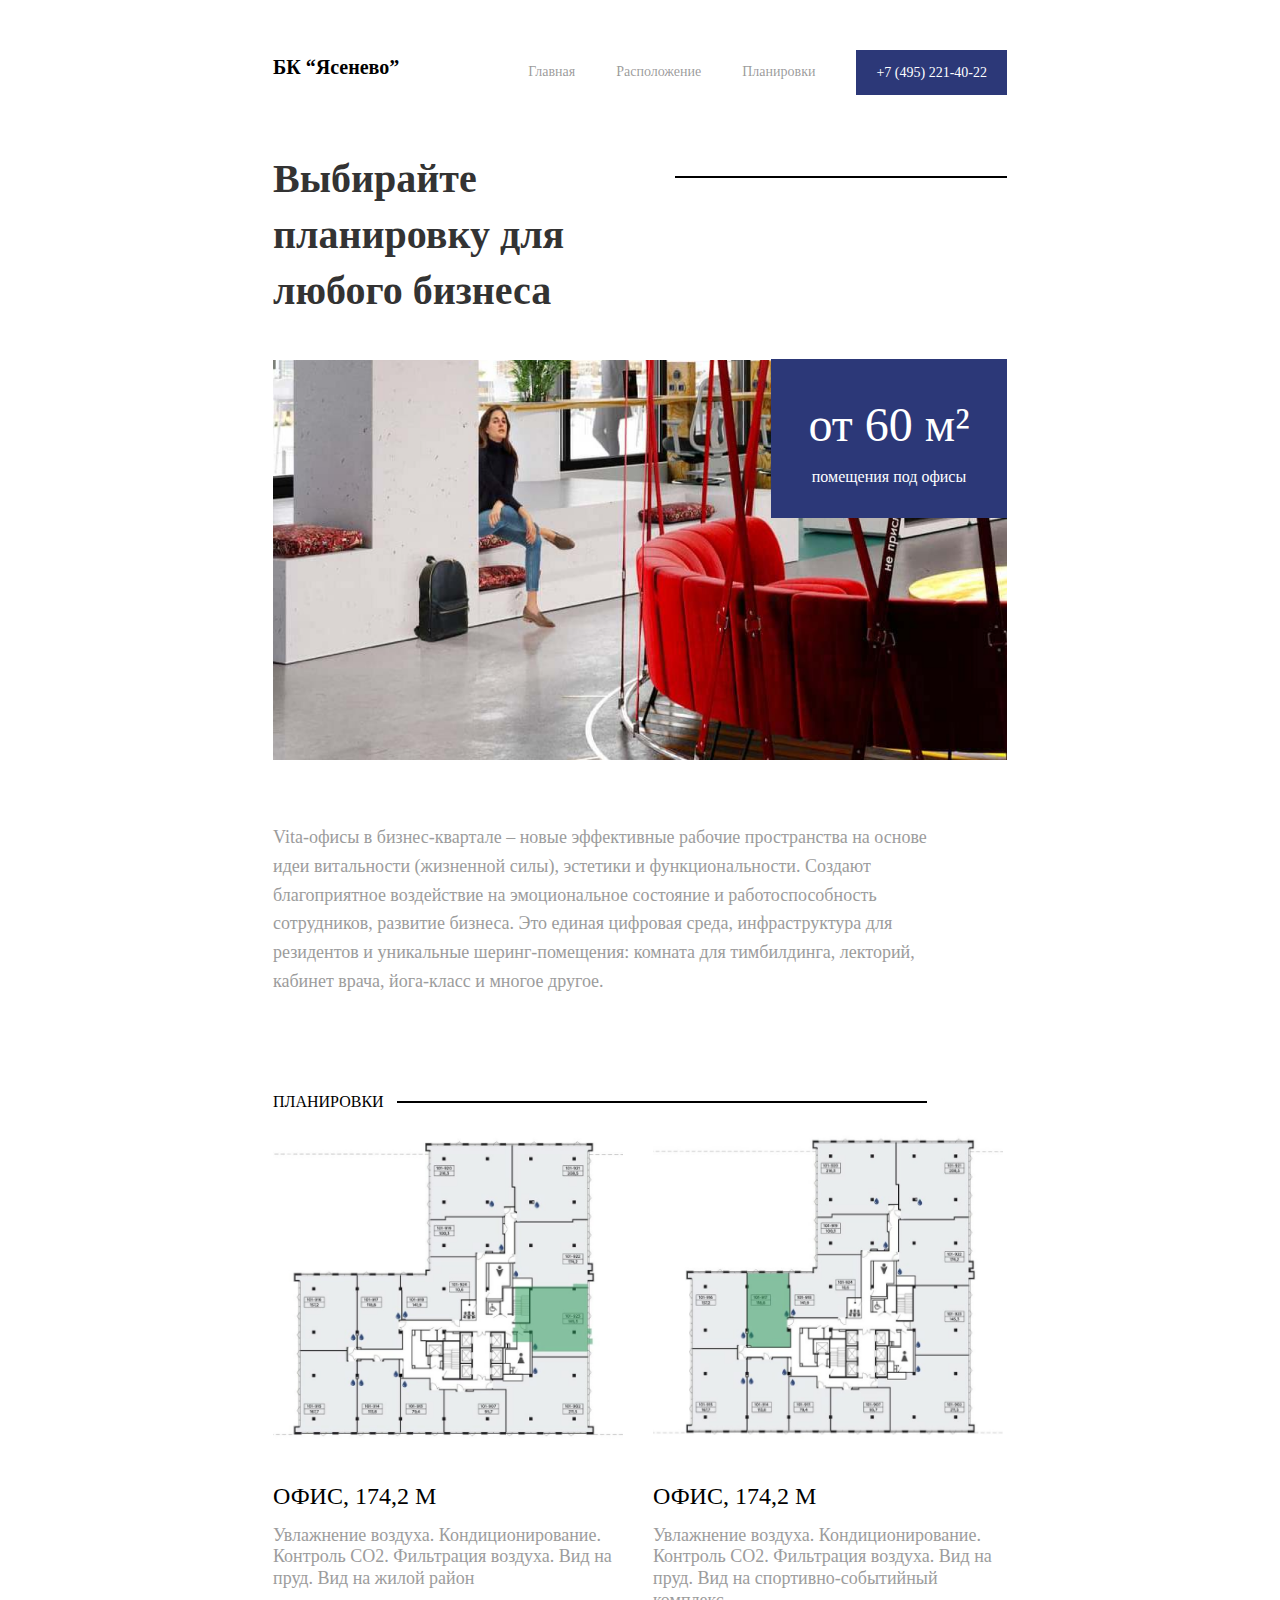
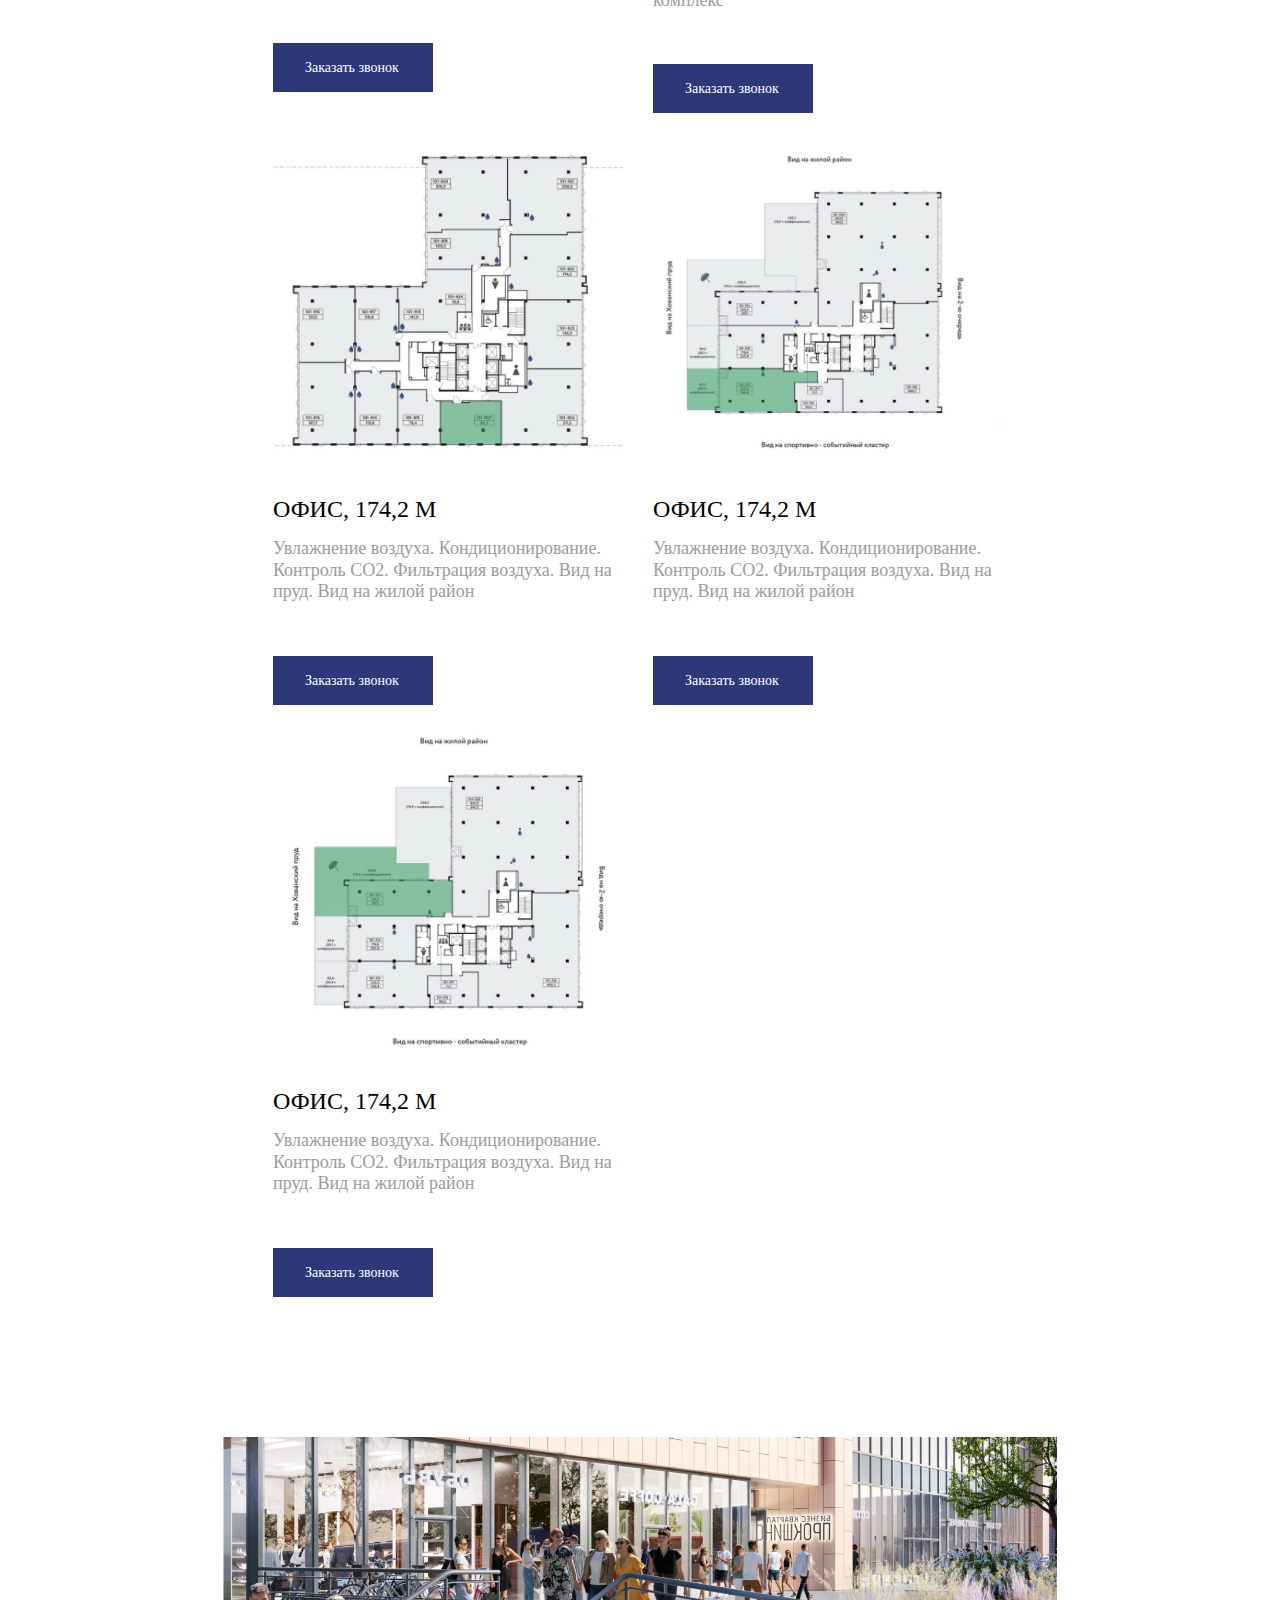
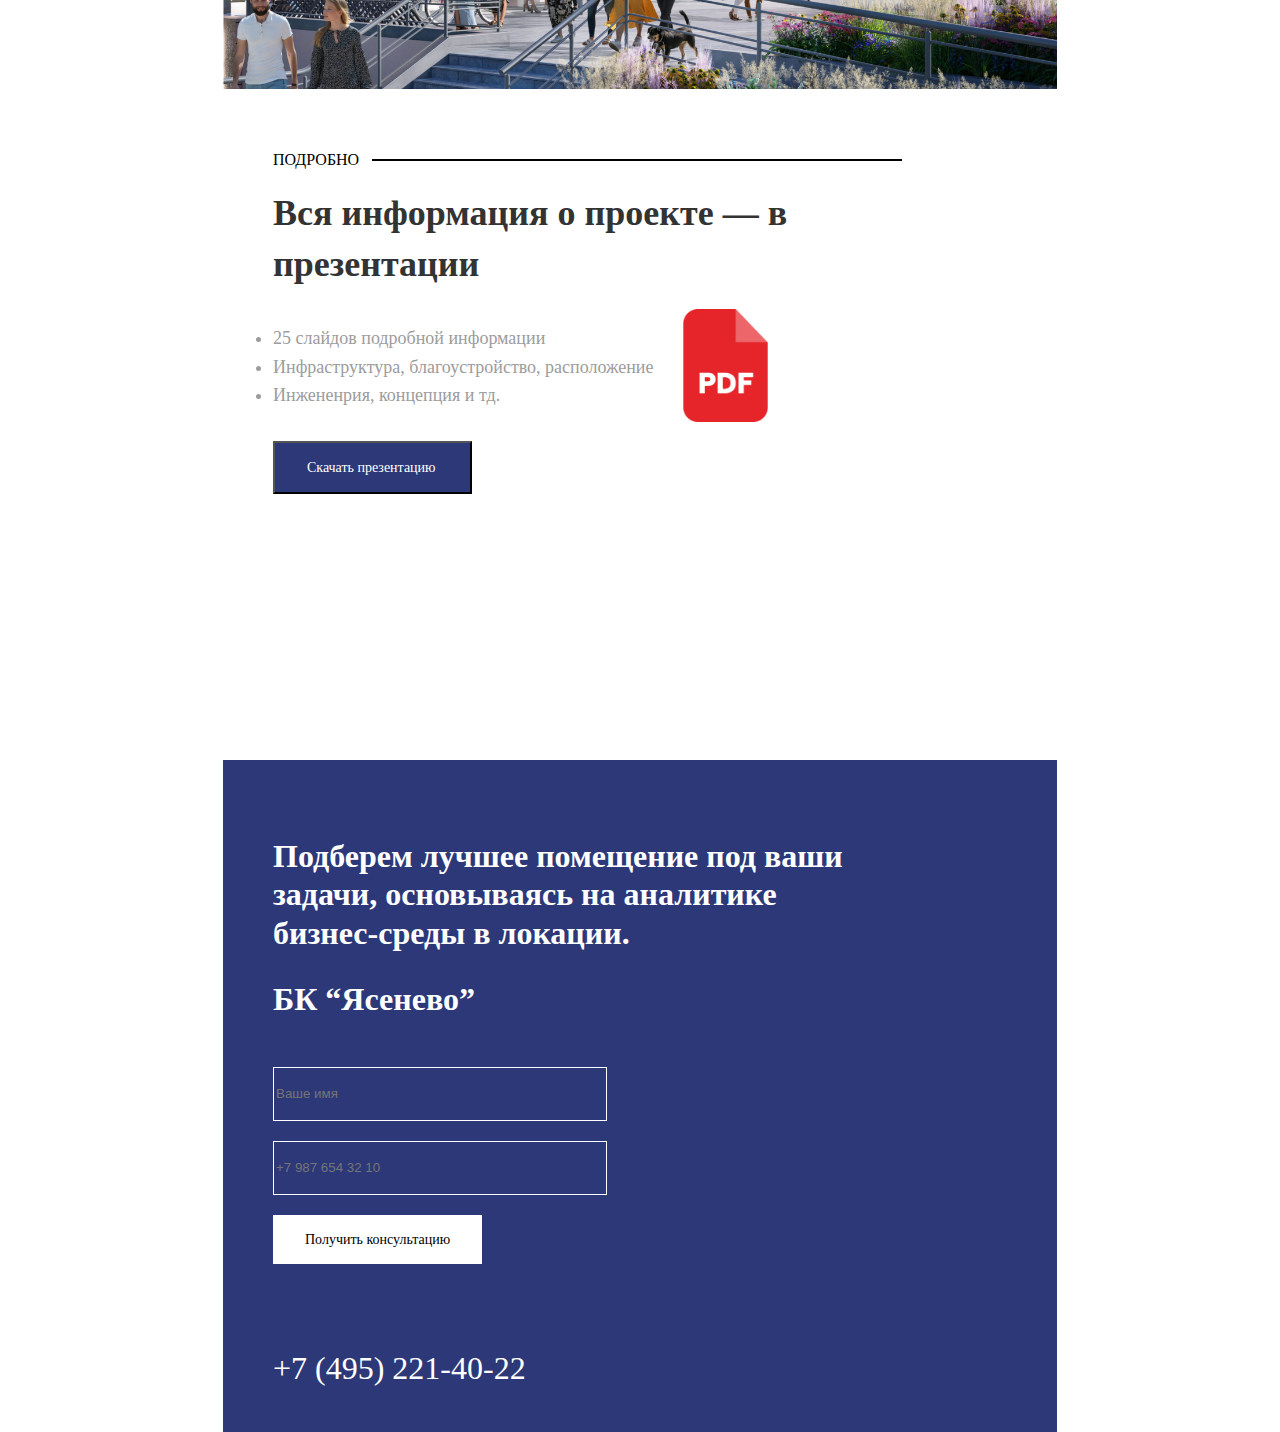
<file: Course_1/module2_dz_1-2/src/layout.html>
<!DOCTYPE html>
<html lang="en">
<head>
    <meta charset="UTF-8">
    <meta name="viewport" content="width=device-width, initial-scale=1.0">
    <link rel="stylesheet" href="../styles/reset.css">
    <link rel="stylesheet" href="../styles/index.css">
    <title>dz_9</title>
</head>
<body>
    <header>
        <section class="header__section">
            <h3 class="header__section_h3">БК “Ясенево”</h3>
            <div class="header__section_div">
                <a class="header__section_div-a" href="../index.html">Главная</a>
                <a class="header__section_div-a" href="location.html">Расположение</a>
                <a class="header__section_div-a" href="layout.html">Планировки</a>
                <a class="header__section_div-tel" href="tel:+7 (495) 221-40-22" >+7 (495) 221-40-22</a>
            </div>
        </section>
    </header>
    <main>
        <section class="main__section1">
            <div class="main__section1_block2 layout__section1_block2">
                <div class="main__section1_block2-text">
                    <p class="section1__block2_p1">от 60 м²</p>
                    <p class="section1__block2_p2">помещения под офисы</p>
                </div>
            </div>
            <div class="main__section1_block1">
                <h1 class="main__section1_block1-h1 layout__section1_block1-h1">Выбирайте планировку для любого бизнеса</h1>
                <span class="main__section1_block1-span"></span>
            </div>
            <img id="img-location" src="../img/15.png" alt="Картинка">
        </section>
        <section class="main__section2">
            <p class="main__section2_p">Vita-офисы в бизнес-квартале – новые эффективные рабочие пространства на основе идеи витальности (жизненной силы), эстетики и функциональности. Создают благоприятное воздействие на эмоциональное состояние и работоспособность сотрудников, развитие бизнеса. Это единая цифровая среда, инфраструктура для резидентов и уникальные шеринг-помещения: комната для тимбилдинга, лекторий, кабинет врача, йога-класс и многое другое.</p>
            <div class="main__section2_block1">
                <h4 class="main__section2_block1-h4">Планировки</h4>
                <div class="main__section2_block1-div"></div>
            </div>
            <div class="layout__section2_block2">
                <div class="layout__section2_block2-item">
                    <img src="../img/p1.png" alt="Планировка">
                    <h4 class="layout__section2_block2-h4">Офис, 174,2 м</h4>
                    <p class="layout__section2_block2-p">Увлажнение воздуха. Кондиционирование. Контроль СО2. Фильтрация воздуха. Вид на пруд. Вид на жилой район</p>
                    <button class="layout__section2_block2-btn">Заказать звонок</button>
                </div>
                <div class="layout__section2_block2-item">
                    <img src="../img/p2.png" alt="Планировка">
                    <h4 class="layout__section2_block2-h4">Офис, 174,2 м</h4>
                    <p class="layout__section2_block2-p">Увлажнение воздуха. Кондиционирование. Контроль СО2. Фильтрация воздуха. Вид на пруд. Вид на спортивно-событийный комплекс</p>
                    <button class="layout__section2_block2-btn">Заказать звонок</button>
                </div>
                <div class="layout__section2_block2-item">
                    <img src="../img/p3.png" alt="Планировка">
                    <h4 class="layout__section2_block2-h4">Офис, 174,2 м</h4>
                    <p class="layout__section2_block2-p">Увлажнение воздуха. Кондиционирование. Контроль СО2. Фильтрация воздуха. Вид на пруд. Вид на жилой район</p>
                    <button class="layout__section2_block2-btn">Заказать звонок</button>
                </div>
                <div class="layout__section2_block2-item">
                    <img src="../img/p4.png" alt="Планировка">
                    <h4 class="layout__section2_block2-h4">Офис, 174,2 м</h4>
                    <p class="layout__section2_block2-p">Увлажнение воздуха. Кондиционирование. Контроль СО2. Фильтрация воздуха. Вид на пруд. Вид на жилой район</p>
                    <button class="layout__section2_block2-btn">Заказать звонок</button>
                </div>
                <div class="layout__section2_block2-item">
                    <img src="../img/p5.png" alt="Планировка">
                    <h4 class="layout__section2_block2-h4">Офис, 174,2 м</h4>
                    <p class="layout__section2_block2-p">Увлажнение воздуха. Кондиционирование. Контроль СО2. Фильтрация воздуха. Вид на пруд. Вид на жилой район</p>
                    <button class="layout__section2_block2-btn">Заказать звонок</button>
                </div>
            </div>
            <img src="../img/7.png" alt="Картинка">
        </section>
        <section class="main__section4">
            <div class="main__section4_block1">
                <h4 class="main__section4_block1-h4">Подробно</h4>
                <div class="main__section4_block1-div"></div>
            </div>
            <div class="main__section4_block2">
                <h2 class="main__section4_block2-h2">Вся информация о проекте — в презентации</h2>
                <div class="main__section4_block2-div">
                    <ul class="main__section4_block2-ul">
                        <li class="section4__block2_ul-item">25 слайдов подробной информации</li>
                        <li class="section4__block2_ul-item">Инфраструктура, благоустройство, расположение</li>
                        <li class="section4__block2_ul-item">Инжененрия, концепция и тд.</li>
                    </ul>
                    <a href="#"><img src="../img/pdf.png" alt="pdf"></a>
                </div>
                <button class="main__section4_block2-btn">Скачать презентацию</button>
            </div>
        </section>
    </main>
    <footer>
        <div class="footer">
            <section class="footer__block1">
                <p class="footer__block1_p">Подберем лучшее помещение под ваши задачи, основываясь на аналитике бизнес-среды в локации.</p>
                <h3 class="footer__block1_h3">БК “Ясенево”</h3>
            </section>
            <section class="footer__block2">
                <div class="footer__block2_div">
                    <input class="block2__input" type="text" placeholder="Ваше имя">
                    <input class="block2__input" type="tel" placeholder="+7 987 654 32 10">
                    <button class="block2__btn">Получить консультацию</button>
                </div>
                <a class="footer__block2_tel" href="tel:+7 (495) 221-40-22">+7 (495) 221-40-22</a>
            </section>
        </div>
    </footer>
</body>
</html>
</file>
<file: Course_1/dz_2/style.css>
body {
    background-color: aquamarine;
    display: flex;
    justify-content: center;
}
.main_unit {
    width: 330px;
    height: 330px;
    display: block;
    border: 1px solid #000;
    border-radius: 5px;
    background-color: #fff;
    padding: 5px;
}
.block_logos {
    display: flex;
    flex-direction: row;
    gap: 10px;
}
.my_name {
    color: red;
}
.my_age {
    color: aqua;
}
</file>
<file: Course_1/dz_3/style.css>
header {
    height: 70px;
    background-color: gray;
    display: flex;
    flex-direction: row;
    gap: 30px;
    font-size: 20px;
    align-items: center;
    justify-content: center;
}
main {
    display: flex;
}
nav {
    display: block;
    width: min-content;
}
.button {
    width: 400px;
    height: 80px;
    border: none;
    font-size: 20px;
}
.button:hover {
    background-color: antiquewhite;
}
.menu_dishes {
    display: flex;
    flex-wrap: wrap;
}
.menu_unit {
    width: 250px;
    height: 250px;
    display: flex;
    flex-direction: column;
    text-align: center;
    align-items: center;
}
footer {
    height: 70px;
    background-color: gray;
    color: #fff;
    gap: 30px;
    display: flex;
    justify-content: center;
    align-items: center;
}
</file>
<file: Course_1/dz_4/style.css>
table {
    border: 2px solid #000;
    width: 100%;
    border-collapse: collapse;
    text-align: center;
}
td{
    border: 1px solid #000;
}
div {
    display: grid;
    grid-template-columns: repeat(2, 140px);
    grid-template-rows: repeat(2, 140px);
    gap: 10px;
    background-color: aqua;
    border-radius: 5px;
    padding: 10px;
    width: max-content;
}
</file>
<file: Course_1/dz_5/style.css>
* {
    margin: 0;
    padding: 0;
    border: 0;
}
body {
    display: flex;
    flex-direction: column;
    align-items: center;
}
section {
    display: flex;
    flex-wrap: wrap-reverse;
    gap: 20px;
    width: 940px;
    padding-top: 20px; 
}
.div:nth-last-of-type(2) {
    background-image: url(img/Веб-верстка.jpg);
}
.div:nth-last-of-type(1) {
    background-image: url(img/html.jpg);
}
.div:nth-last-of-type(4) {
    background-image: url(img/css.jpeg);
}
.div:nth-last-of-type(3) {
    background-image: url(img/Figma.jpg);
}
.div {
    width: 460px;
    height: 360px;
    background-size: 460px 360px;
    display: flex;
    flex-direction: column;
    justify-content: end;
    box-shadow: 2px 2px 10px 3px rgba(179, 179, 180, 0.2);
}
.item {
    height: 150px;
    display: flex;
    flex-direction: column;
    background-color: #fff;
    justify-content: space-between;
    padding: 10px;
}
h3 {
    font-size: 24px;
    color: blue;
}
p {
    line-height: 1.5;
    font-size: 14px;
}
p:nth-last-of-type(1) {
    text-align: end;    
    color: rgb(209 196 196 / 92%);
    font-size: 20px;
}
h1 {
    color: blue;
    margin-left: -554px;
}
button {
    margin-top: 20px;
    width: 150px;
    height: 50px;
    font-size: 14px;
    color: blue;
    border: 2px solid blue;
    cursor: pointer;
}
</file>
<file: Course_1/dz_7/style.css>
.body {
    width: 1408px;
    margin: auto;
}
.header {
    height: 100px;
    padding-left: 146px;
    padding-right: 32px;
    display: flex;
    justify-content: space-between;
    align-items: center;
}
.header__menu {
    display: flex;
    gap: 36px;
    align-items: center;
}
.header__menu_item {
    text-decoration: none;
    color: #000;
    font-size: 14px;
    font-style: normal;
    font-weight: 300;
    line-height: 24px;
    text-transform: uppercase;
}
.book_now {
    width: 200px;
    height: 60px;
    background: #5B6460;
    color: #fff;
    border: none;
}
.main__section1 {
    background-image: url(img/3.png);
    background-size: auto 700px;
    height: 700px;
    display: flex;
    flex-direction: column;
    align-items: flex-end;
}
.main__section1_h1 {
    color: #FFF;
    text-align: right;
    font-family: Open Sans;
    font-size: 70px;
    font-style: normal;
    font-weight: 300;
    line-height: 72px;
    margin-top: 95px;
    margin-right: 58px;
}
.main__section1_p {
    color: #FFF;
    text-align: center;
    font-family: Mulish;
    font-size: 20px;
    font-style: normal;
    font-weight: 400;
    line-height: 28px;
    margin-top: 34px;
    margin-right: 142px;
}
.main__section2 {
    padding-top: 150px;
    padding-bottom: 150px;
}
.main__section2_block1 {
    display: grid;
    grid-template-columns: repeat(2, auto);
    grid-template-rows: repeat(1, 438px);
}
.section2__block1_div {
    display: flex;
    flex-direction: column;
    margin: auto 0;
    padding-left: 147px;
    padding-right: 105px;
}
.section2__bloc1_div-h2 {
    color: var(--forest, #5B6460);
    font-family: Open Sans;
    font-size: 40px;
    font-style: normal;
    font-weight: 400;
    line-height: 40px;
    margin-bottom: 50px;
}
.section2__bloc1_div-p {
    width: 465px;
    height: 206px;
    color: #000;
    font-family: Open Sans;
    font-size: 16px;
    font-style: normal;
    font-weight: 300;
    line-height: 30px;
    margin-bottom: 25px;
}
.section2__bloc1_div-a {
    color: var(--forest, #5B6460);
    font-family: Open Sans;
    font-size: 16px;
    font-style: normal;
    font-weight: 600;
    line-height: 30px;
}
.main__section2_block2 {
    padding: 150px 30px 0 33px;
    display: flex;
    gap: 24px;
}
.main__section3 {
    display: flex;
}
.main__section3_div {
    background: #E9ECE0;
    display: flex;
    flex-direction: column;
    justify-content: center;
    padding-left: 110px;
    padding-right: 129px;    
}
.section3__div_h2 {
    color: var(--forest, #5B6460);
    font-family: Open Sans;
    font-size: 40px;
    font-style: normal;
    font-weight: 400;
    line-height: 40px;
    margin-bottom: 50px;
}
.section3__div_p {
    width: 465px;
    height: 206px;
    color: var(--Gray-1, #333);
    font-family: Open Sans;
    font-size: 16px;
    font-style: normal;
    font-weight: 300;
    line-height: 30px;
    margin-bottom: 25px;
}
.section3__div_a {
    color: var(--forest, #5B6460);
    font-family: Open Sans;
    font-size: 16px;
    font-style: italic;
    font-weight: 400;
    line-height: 30px;
}
.main__section4_block1 {
    display: flex;
    height: 474px;
    background-color: #5B6460;
    flex-direction: column;
    color: #fff;
    align-items: center;
    justify-content: center;
    gap: 41px;
}
.section4__block1_div {
    display: flex;
    flex-direction: row;
    gap: 133px;
}
.section4__block1_label {
    display: flex;
    flex-direction: column;
    align-items: center;
    gap: 20px;
}
label {
    text-align: center;
    font-family: Open Sans;
    font-size: 18px;
    font-style: normal;
    font-weight: 400;
    line-height: 28px;
}
.main__section4_block2 {
    display: flex;
    align-items: center;
}
.section4__block2_p {
    position: absolute;
    z-index: 2;
    width: 156px;
    height: 156px;
    border-radius: 100px;
    background: var(--rose, #E9ECE0);
    display: flex;
    justify-content: center;
    align-items: center;
    margin-left: 626px;
}
.footer {
    height: 477px;
    background: #5B6460;
    display: flex;
    justify-content: space-around;
    align-items: center;
}
.footer__block1_p {
    color: #FFF;
    font-family: Open Sans;
    font-size: 16px;
    font-style: normal;
    line-height: 30px;
}
.footer__block1_p:nth-last-of-type(3) {
    font-weight: 600;
    margin-bottom: 40px;
}
.footer__block1_input {
    border: none;
    border-bottom: 1px solid #fff;
    width: 400px;
    color: #FFF;
    font-family: Open Sans;
    font-size: 16px;
    font-style: italic;
    font-weight: 300;
    line-height: 30px;
    background: #5B6460;
}
.footer__block1_p:nth-last-of-type(2) {
    width: 420px;
    font-weight: 300;
    opacity: 0.7;
    margin-bottom: 70px;
}
.footer__block1_p:nth-last-of-type(1) {
    color: var(--gray, #EFEFEF);
    font-size: 14px;
    font-weight: 300;
    opacity: 0.7;
}
.footer__block2 {
    display: flex;
    flex-direction: column;
    align-self: flex-start;
    align-items: flex-end;
    padding-top: 100px;
}
.footer__block2_div1 {
    display: flex;
    gap: 31px;
    margin-bottom: 51px;
}
.footer__block2_a {
    text-decoration: none;
    color: #FFF;
    font-family: DIN;
    font-size: 14px;
    font-style: normal;
    font-weight: 300;
    line-height: 24px;
    text-transform: uppercase;
}
.footer__block2_div2 {
    display: flex;
    gap: 40px;
}
</file>
<file: Course_1/dz_9/styles/index.css>
body {
    display: flex;
    flex-direction: column;
}
header, main, footer {
    margin: auto;
    width: 1440px;
}
.header__section {
    padding-top: 40px;
    padding-bottom: 97px;
    display: flex;
    justify-content: space-between;
}
.header__section_h3 {
    margin-left: 120px;
    color: var(--grayscale-black, #000);
    font-family: Montserrat;
    font-size: 31.93px;
    font-style: normal;
    font-weight: 700;
    line-height: 170%;
}
.header__section_div {
    display: flex;
    align-items: center;
    gap: 45px;
    margin-right: 132px;
}
.header__section_div-a {
    text-decoration: none;
    color: rgba(54, 54, 54, 0.5);
    font-family: Montserrat;
    font-size: 16px;
    font-style: normal;
    font-weight: 400;
    line-height: 160%;
}
.header__section_div-a:hover {
    color: #000;
    cursor: pointer;
}
.header__section_div-tel {
    text-decoration: none;
    color: #FFF;
    font-family: Montserrat;
    font-size: 14px;
    font-style: normal;
    font-weight: 500;
    line-height: 150%;
    background-color: #2C3878;
    padding: 14px 32px;
}
section {
    padding: 0 120px 100px 120px;
}
.main__section1_block1 {
    display: flex;
    margin-bottom: 46px;
}
.main__section1_block1-h1 {
    width: 735px;
    color: var(--grayscale-50, #333);
    font-family: Montserrat;
    font-size: 72px;
    font-style: normal;
    font-weight: bold;
    line-height: 140%;
}
.main__section1_block1-span {
    width: 465px;
    border-bottom: 2px solid #000;
    align-self: flex-start;
    margin-top: 50px;
}
.main__section1_block2 {
    width: 252px;
    height: 525px;
    background-color: #2C3878;
    color: #FFF;
    text-align: -webkit-center;
    display: flex;
    flex-direction: column;
    justify-content: space-evenly;
    position: absolute;
    margin-left: 806px;
    margin-top: 140px;
}
.section1__block2_p1 {
    font-family: Montserrat;
    font-size: 48px;
    font-style: normal;
    font-weight: 400;
    line-height: 160%;
}
.section1__block2_p2 {
    font-family: Montserrat;
    font-size: 16px;
    font-style: normal;
    font-weight: 400;
    line-height: 160%;
}
.main__section2_block1,
.main__section3_block1,
.main__section4_block1 {
    display: flex;
    align-items: center;
    padding-bottom: 20px;
}
.main__section2_block1-h4,
.main__section3_block1-h4,
.main__section4_block1-h4 {
    color: #000;
    font-family: Montserrat;
    font-size: 16px;
    font-style: normal;
    font-weight: 500;
    text-transform: uppercase;
    margin-right: 13px;
}
.main__section2_block1-div,
.main__section3_block1-div,
.main__section4_block1-div {
    border-bottom: 2px solid #000;
    width: 530px;
}
.main__section2_h2 {
    width: 660px;
    color: #333;
    font-family: Montserrat;
    font-size: 36px;
    font-style: normal;
    font-weight: 600;
    line-height: 140%;
    padding-bottom: 46px;
}
.main__section2_p {
    width: 654px;
    color: #9C9C9C;
    font-family: Montserrat;
    font-size: 18px;
    font-style: normal;
    font-weight: 400;
    line-height: 160%;
    margin-bottom: 98px;
}
.main__section2_block2 {
    background-color: #2C3878;
    padding-top: 55px;
    padding-bottom: 55px;
    display: grid;
    padding-left: 120px;
    padding-right: 132px;
    grid-template-rows: repeat(3, auto);
    grid-template-columns: repeat(2, 50%);
    gap: 25px;
    margin-bottom: 85px;
}
.main__section2_block2-div {
    display: flex;
    align-items: center;
    gap: 30px;
    color: #FFF;
    font-family: Montserrat;
    font-size: 20px;
    font-style: normal;
    font-weight: 600;
    line-height: 120%;
}
.main__section2_block3 {
    width: min-content;
    margin-left: 493px;
    margin-bottom: 100px;
}
.main__section2_p2 {
    width: 654px;
    color: #9C9C9C;
    font-family: Montserrat;
    font-size: 18px;
    font-style: normal;
    font-weight: 400;
    line-height: 160%;
    margin-bottom: 17px;
}
.main__section2_btn {
    padding: 14px 32px;
    background-color: #2C3878;
    color: #FFF;
    font-family: Montserrat;
    font-size: 14px;
    font-style: normal;
    font-weight: 500;
    line-height: 150%;
}
.main__section2_btn:hover {
    cursor: pointer;
}
.main__section3_block2 {
    display: grid;
    grid-template-rows: auto auto;
    grid-template-columns: auto auto auto auto;
    gap: 10px;
}
.section3__block2_p {
    color: #FFF;
    font-family: Montserrat;
    font-size: 18px;
    font-style: normal;
    font-weight: 600;
    line-height: 120%;
    position: absolute;
    width: 233px;
    margin-bottom: 30px;
    margin-left: 20px;
}
.section3__block2_p:nth-last-of-type(5) {
    width: 340px;
}
.main__section4_block2-h2 {
    color: #333;
    font-family: Montserrat;
    font-size: 36px;
    font-style: normal;
    font-weight: 600;
    line-height: 140%;
    width: 590px;
    padding-bottom: 20px;
}
.main__section4_block2-div {
    display: flex;
    gap: 16px;
    align-items: center;
    padding-bottom: 16px;
}
.main__section4_block2-ul {
    color: #9C9C9C;
    font-family: Montserrat;
    font-size: 18px;
    font-style: normal;
    font-weight: 400;
    line-height: 160%;
    list-style: disc;
}
.main__section4_block2-btn {
    padding: 14px 34px 14px 32px;
    background: #2C3878;
    color: #FFF;
    font-family: Montserrat;
    font-size: 14px;
    font-style: normal;
    font-weight: 500;
    line-height: 150%;
}
.main__section4_block2-btn:hover {
    cursor: pointer;
}
.footer {
    background: #2C3878;
    display: grid;
    grid-template-rows: auto;
    grid-template-columns: repeat(2, 50%);
    padding-top: 77px;
}
.footer__block1,
.footer__block2 {
    padding-bottom: 40px;
}
.footer__block1_p {
    color: #FFF;
    font-family: Montserrat;
    font-size: 32px;
    font-style: normal;
    font-weight: 600;
    line-height: 120%;
    margin-bottom: 154px;
}
.footer__block1_h3{
    color: #FFF;
    font-feature-settings: 'clig' off, 'liga' off;
    font-family: Montserrat;
    font-size: 32px;
    font-style: normal;
    font-weight: 700;
    line-height: 170%;
}
.footer__block2_div {
    display: flex;
    flex-wrap: wrap;
    gap: 20px;
}
.block2__input {
    width: 334px;
    height: 50px;
    background-color: #2C3878;
    border: 1px solid #FFF;
}
.block2__btn {
    display: inline-flex;
    padding: 14px 32px;
    align-items: flex-start;
    gap: 10px;
    background-color: #FFF;
    font-family: Montserrat;
    font-size: 14px;
    font-style: normal;
    font-weight: 500;
    line-height: 150%;
    color: #000;
    border: none;
    margin-bottom: 105px;
}
.block2__btn:hover{
    cursor: pointer;
}
.footer__block2_tel {
    text-decoration: none;
    color: #FFF;
    font-family: Montserrat;
    font-size: 32px;
    font-style: normal;
    font-weight: 500;
    line-height: 150%; 
}
.location__section1_block2,
.layout__section1_block2 {
    height: 208px;
}
.location__section1_block1-h1,
.layout__section1_block1-h1 {
    width: 747px;
    font-size: 52px;
}
.main__section1_p {
    width: 654px;
    color: #9C9C9C;
    font-family: Montserrat;
    font-size: 18px;
    font-style: normal;
    font-weight: 400;
    line-height: 160%;
    margin-top: 100px;
}
.layout__section1_block1-h1 {
    width: 685px;
}
.layout__section2_block2 {
    display: flex;
    flex-wrap: wrap;
    gap: 30px;
    margin-bottom: 140px;
}
.layout__section2_block2-item {
    width: 380px;
}
.layout__section2_block2-h4 {
    color: #000;
    font-family: Montserrat;
    font-size: 24px;
    font-style: normal;
    font-weight: 500;
    line-height: 150%; 
    text-transform: uppercase;
    margin-top: 31px;
    margin-bottom: 11px;
}
.layout__section2_block2-p {
    color: #9C9C9C;
    font-family: Montserrat;
    font-size: 18px;
    font-style: normal;
    font-weight: 400;
    line-height: 120%;
    margin-bottom: 53px;
}
.layout__section2_block2-btn {
    padding: 14px 34px 14px 32px;
    align-items: flex-start;
    background-color: #2C3878;
    color: #FFF;
    font-family: Montserrat;
    font-size: 14px;
    font-style: normal;
    font-weight: 500;
    line-height: 150%;
    border: none;
}
.layout__section2_block2-btn:hover {
    cursor: pointer;
}
.main__section2 > img {
    margin-left: -120px;
}
@media screen and (max-width: 835px) {
    header, main, footer {
        width: 834px;
    }
    .header__section {
        padding-top: 50px;
        padding-bottom: 56px;
    }
    .header__section_h3 {
        margin-left: 0;
        font-size: 20px;
    }
    .header__section_div {
        margin-right: 0;
        gap: 41px;
    }
    section {
        padding: 0 50px;
    }
    .header__section_div-a {
        font-size: 14px;
    }
    .header__section_div-tel {
        padding: 12px 20px;
    }
    .main__section1_block1 {
        margin-bottom: 200px;
    }
    .main__section1_block1-h1 {
        font-size: 40px;
        width: 406px;
    }
    .main__section1_block1-span {
        width: 335px;
        margin-top: 25px;
    }
    .main__section1_block2 {
        width: 734px;
        height: 159px;
        margin-top: 210px;
        margin-left: auto;
        flex-direction: row;
        align-items: center;
    }
    .main__section1_img {
        width: 734px;
        height: 400px;
    }
    .main__section2 > img {
        width: 834px;
        margin-left: -50px;
    }
    .main__section2_block3 {
        margin-left: 0;
    }
    .main__section3_block2{
        grid-template-rows: auto auto auto auto;
        grid-template-columns: auto auto;
    }
}
</file>
<file: Course_1/module2_dz_1-2/styles/index.css>
body {
    display: flex;
    flex-direction: column;
}
header, main, footer {
    margin: auto;
    width: 1440px;
}
.header__section {
    padding-top: 40px;
    padding-bottom: 97px;
    display: flex;
    justify-content: space-between;
}
.header__section_h3 {
    margin-left: 120px;
    color: var(--grayscale-black, #000);
    font-family: Montserrat;
    font-size: 31.93px;
    font-style: normal;
    font-weight: 700;
    line-height: 170%;
}
.header__section_div {
    display: flex;
    align-items: center;
    gap: 45px;
    margin-right: 132px;
}
.header__section_div-a {
    text-decoration: none;
    color: rgba(54, 54, 54, 0.5);
    font-family: Montserrat;
    font-size: 16px;
    font-style: normal;
    font-weight: 400;
    line-height: 160%;
}
.header__section_div-a:hover {
    color: #000;
    cursor: pointer;
}
.header__section_div-tel {
    text-decoration: none;
    color: #FFF;
    font-family: Montserrat;
    font-size: 14px;
    font-style: normal;
    font-weight: 500;
    line-height: 150%;
    background-color: #2C3878;
    padding: 14px 32px;
}
section {
    padding: 0 120px 100px 120px;
}
.main__section1_block1 {
    display: flex;
    margin-bottom: 46px;
}
.main__section1_block1-h1 {
    width: 735px;
    color: var(--grayscale-50, #333);
    font-family: Montserrat;
    font-size: 72px;
    font-style: normal;
    font-weight: bold;
    line-height: 140%;
}
.main__section1_block1-span {
    width: 465px;
    border-bottom: 2px solid #000;
    align-self: flex-start;
    margin-top: 50px;
}
.main__section1_block2 {
    width: 252px;
    height: 525px;
    background-color: #2C3878;
    color: #FFF;
    text-align: -webkit-center;
    display: flex;
    flex-direction: column;
    justify-content: space-evenly;
    position: absolute;
    margin-left: 806px;
    margin-top: 140px;
}
.section1__block2_p1 {
    font-family: Montserrat;
    font-size: 48px;
    font-style: normal;
    font-weight: 400;
    line-height: 160%;
}
.section1__block2_p2 {
    font-family: Montserrat;
    font-size: 16px;
    font-style: normal;
    font-weight: 400;
    line-height: 160%;
}
.main__section2_block1,
.main__section3_block1,
.main__section4_block1 {
    display: flex;
    align-items: center;
    padding-bottom: 20px;
}
.main__section2_block1-h4,
.main__section3_block1-h4,
.main__section4_block1-h4 {
    color: #000;
    font-family: Montserrat;
    font-size: 16px;
    font-style: normal;
    font-weight: 500;
    text-transform: uppercase;
    margin-right: 13px;
}
.main__section2_block1-div,
.main__section3_block1-div,
.main__section4_block1-div {
    border-bottom: 2px solid #000;
    width: 530px;
}
.main__section2_h2 {
    width: 660px;
    color: #333;
    font-family: Montserrat;
    font-size: 36px;
    font-style: normal;
    font-weight: 600;
    line-height: 140%;
    padding-bottom: 46px;
}
.main__section2_p {
    width: 654px;
    color: #9C9C9C;
    font-family: Montserrat;
    font-size: 18px;
    font-style: normal;
    font-weight: 400;
    line-height: 160%;
    margin-bottom: 98px;
}
.main__section2_block2 {
    background-color: #2C3878;
    padding-top: 55px;
    padding-bottom: 55px;
    display: grid;
    padding-left: 120px;
    padding-right: 132px;
    grid-template-rows: repeat(3, auto);
    grid-template-columns: repeat(2, 50%);
    gap: 25px;
    margin-bottom: 85px;
}
.main__section2_block2-div {
    display: flex;
    align-items: center;
    gap: 30px;
    color: #FFF;
    font-family: Montserrat;
    font-size: 20px;
    font-style: normal;
    font-weight: 600;
    line-height: 120%;
}
.main__section2_block3 {
    width: min-content;
    margin-left: 493px;
    margin-bottom: 100px;
}
.main__section2_p2 {
    width: 654px;
    color: #9C9C9C;
    font-family: Montserrat;
    font-size: 18px;
    font-style: normal;
    font-weight: 400;
    line-height: 160%;
    margin-bottom: 17px;
}
.main__section2_btn {
    padding: 14px 32px;
    background-color: #2C3878;
    color: #FFF;
    font-family: Montserrat;
    font-size: 14px;
    font-style: normal;
    font-weight: 500;
    line-height: 150%;
}
.main__section2_btn:hover {
    cursor: pointer;
}
.main__section3_block2 {
    display: grid;
    grid-template-rows: auto auto;
    grid-template-columns: auto auto auto auto;
    gap: 10px;
}
.section3__block2_p {
    color: #FFF;
    font-family: Montserrat;
    font-size: 18px;
    font-style: normal;
    font-weight: 600;
    line-height: 120%;
    position: absolute;
    width: 233px;
    margin-bottom: 30px;
    margin-left: 20px;
}
.section3__block2_p:nth-last-of-type(5) {
    width: 340px;
}
.main__section4_block2-h2 {
    color: #333;
    font-family: Montserrat;
    font-size: 36px;
    font-style: normal;
    font-weight: 600;
    line-height: 140%;
    width: 590px;
    padding-bottom: 20px;
}
.main__section4_block2-div {
    display: flex;
    gap: 16px;
    align-items: center;
    padding-bottom: 16px;
}
.main__section4_block2-ul {
    color: #9C9C9C;
    font-family: Montserrat;
    font-size: 18px;
    font-style: normal;
    font-weight: 400;
    line-height: 160%;
    list-style: disc;
}
.main__section4_block2-btn {
    padding: 14px 34px 14px 32px;
    background: #2C3878;
    color: #FFF;
    font-family: Montserrat;
    font-size: 14px;
    font-style: normal;
    font-weight: 500;
    line-height: 150%;
}
.main__section4_block2-btn:hover {
    cursor: pointer;
}
.footer {
    background: #2C3878;
    display: grid;
    grid-template-rows: auto;
    grid-template-columns: repeat(2, 50%);
    padding-top: 77px;
}
.footer__block1,
.footer__block2 {
    padding-bottom: 40px;
}
.footer__block1_p {
    color: #FFF;
    font-family: Montserrat;
    font-size: 32px;
    font-style: normal;
    font-weight: 600;
    line-height: 120%;
    margin-bottom: 154px;
}
.footer__block1_h3{
    color: #FFF;
    font-feature-settings: 'clig' off, 'liga' off;
    font-family: Montserrat;
    font-size: 32px;
    font-style: normal;
    font-weight: 700;
    line-height: 170%;
}
.footer__block2_div {
    display: flex;
    flex-wrap: wrap;
    gap: 20px;
}
.block2__input {
    width: 334px;
    height: 50px;
    background-color: #2C3878;
    border: 1px solid #FFF;
}
.block2__btn {
    display: inline-flex;
    padding: 14px 32px;
    align-items: flex-start;
    gap: 10px;
    background-color: #FFF;
    font-family: Montserrat;
    font-size: 14px;
    font-style: normal;
    font-weight: 500;
    line-height: 150%;
    color: #000;
    border: none;
    margin-bottom: 105px;
}
.block2__btn:hover{
    cursor: pointer;
}
.footer__block2_tel {
    text-decoration: none;
    color: #FFF;
    font-family: Montserrat;
    font-size: 32px;
    font-style: normal;
    font-weight: 500;
    line-height: 150%; 
}
.location__section1_block2,
.layout__section1_block2 {
    height: 208px;
}
.location__section1_block1-h1,
.layout__section1_block1-h1 {
    width: 747px;
    font-size: 52px;
}
.main__section1_p {
    width: 654px;
    color: #9C9C9C;
    font-family: Montserrat;
    font-size: 18px;
    font-style: normal;
    font-weight: 400;
    line-height: 160%;
    margin-top: 100px;
}
.layout__section1_block1-h1 {
    width: 685px;
}
.layout__section2_block2 {
    display: flex;
    flex-wrap: wrap;
    gap: 30px;
    margin-bottom: 140px;
}
.layout__section2_block2-item {
    width: 380px;
}
.layout__section2_block2-h4 {
    color: #000;
    font-family: Montserrat;
    font-size: 24px;
    font-style: normal;
    font-weight: 500;
    line-height: 150%; 
    text-transform: uppercase;
    margin-top: 31px;
    margin-bottom: 11px;
}
.layout__section2_block2-p {
    color: #9C9C9C;
    font-family: Montserrat;
    font-size: 18px;
    font-style: normal;
    font-weight: 400;
    line-height: 120%;
    margin-bottom: 53px;
}
.layout__section2_block2-btn {
    padding: 14px 34px 14px 32px;
    align-items: flex-start;
    background-color: #2C3878;
    color: #FFF;
    font-family: Montserrat;
    font-size: 14px;
    font-style: normal;
    font-weight: 500;
    line-height: 150%;
    border: none;
}
.layout__section2_block2-btn:hover {
    cursor: pointer;
}
.main__section2 > img {
    margin-left: -120px;
}
.main__section2 > iframe {
    margin-left: -120px;
}
.header__section_div-tel > img {
    display: none;
}
.main__section1_btn {
    display: none;
}
@media (max-width: 1439px) {
    header, main, footer {
        width: 834px;
    }
    .header__section {
        padding-top: 50px;
        padding-bottom: 56px;
    }
    .header__section_h3 {
        margin-left: 0;
        font-size: 20px;
    }
    .header__section_div {
        margin-right: 0;
        gap: 41px;
    }
    section {
        padding: 0 50px;
    }
    .header__section_div-a {
        font-size: 14px;
    }
    .header__section_div-tel {
        padding: 12px 20px;
    }
    .main__section1_block1 {
        margin-bottom: 200px;
    }
    .main__section1_block1-h1 {
        font-size: 40px;
        width: 406px;
    }
    .main__section1_block1-span {
        width: 335px;
        margin-top: 25px;
    }
    .main__section1_block2 {
        width: 734px;
        height: 159px;
        margin-top: 210px;
        margin-left: auto;
        flex-direction: row;
        align-items: center;
    }
    .main__section1_img {
        width: 734px;
        height: 400px;
    }
    .main__section2 > img {
        width: 834px;
        margin-left: -50px;
    }
    .main__section2_block3 {
        margin-left: 0;
    }
    .main__section3,
    .main__section2 {
        margin-top: 60px;
    }
    .main__section3_block2{
        grid-template-rows: auto auto auto auto;
        grid-template-columns: auto auto;
    }
    .main__section3_block2 > div:nth-last-of-type(6) > img {
        width: 734px;
        height: 300px;
    }
    .main__section3_block2 > div:nth-last-of-type(5) > img {
        width: 362px;
        height: 610px;
    }
    .main__section3_block2 > div:nth-last-of-type(4) > img,
    .main__section3_block2 > div:nth-last-of-type(3) > img,
    .main__section3_block2 > div:nth-last-of-type(2) > img,
    .main__section3_block2 > div:nth-last-of-type(1) > img {
        width: 362px;
        height: 300px;
    }
    .main__section4 {
        margin-top: 60px;
        margin-bottom: 266px;
    }
    .main__section4_block2-div > a > img {
        width: 113px;
        height: 113px;
    }
    .footer {
        display: block;
    }
    .footer__block1_p {
        width: 576px;
        margin-bottom: 20px;
    }
    .footer__block2 {
        width: 334px;
    }
    .block2__btn {
        margin-bottom: 80px;
    }
    .main__section1 > img {
        width: 734px;
        height: 400px;
    }
    .location__section1_block2 {
       width: 236px;
       height: 159px;
       margin-top: 265px;
       margin-left: 500px; 
    }
    .main__section2 > iframe {
        width: 834px;
        height: 574px;
        margin-left: -50px;
    }
    .layout__section1_block2 {
        width: 236px;
        height: 159px;
        margin-top: 208px;
        margin-left: 498px;
    }
    .layout__section2_block2-item {
        width: 350px;
    }
    .layout__section2_block2-item > img {
        width: 350px;
        height: 314px;
    }
    #img-location {
        margin-top: -159px;
    }
}
@media (max-width: 375px) {
    .header__section_div-tel > img {
        display: flex;
    }
    .header__section_div-tel {
        font-size: 0;
    }
    .header__section_div-a {
        display: none;
    }
    .main__section1_block1-span {
        display: none;
    }
    .main__section1_block-btn {
        display: flex;
        gap: 10px;
        justify-content: space-evenly;
    }
    .main__section1_btn {
        display: flex;
        padding: 14px 32px;
        background: #2C3878;
        color: #FFF;
        font-family: Montserrat;
        font-size: 14px;
        font-style: normal;
        font-weight: 500;
        line-height: 150%;
    }
    section{
        padding: 0 15px;
    }
    header, main, footer {
        width: 375px;
    }
    .main__section1_block1-h1 {
        font-size: 24px;
        width: 246px;
    }
    .main__section1 > img {
        width: 345px;
        height: 200px;
    }
    .main__section1_block2 {
        width: 345px;
        height: 89px;
    }
    .section1__block2_p1 {
        font-size: 20px;
    }
    .section1__block2_p2 {
        font-size: 10px;
    }
    .main__section1_block1 {
        margin-bottom: 110px;
    }
    .main__section1_block2 {
        margin-top: 122px;
    }
    .main__section2_block1-div {
        width: 267px;
    }
    .main__section2_block1-h4 {
        font-size: 12px;
        margin-right: 5px;
    }
    .main__section2_h2 {
        width: 309px;
        font-size: 20px;
    }
    .main__section2_p {
       width: 300px;
       font-size: 16px;
       margin-bottom: 45px; 
    }
    .main__section2_block2 {
        display: flex;
        flex-wrap: wrap;
        padding-left: 26px;
        padding-right: 26px;
    }
    .main__section2_block2-div > img {
        width: 70px;
        height: 70px;
    }
    .main__section2_block2-label {
        font-size: 16px;
        width: 193px;
    }
    .main__section2_p2 {
        font-size: 16px;
        width: 300px;
    }
    .main__section2 > img {
        width: 375px;
        height: 250px;
        object-fit: cover;
        margin-left: -15px
    }
    .main__section3_block1-h4,
    .main__section4_block1-h4 {
        font-size: 12px;
        margin-right: 5px;
    }
    .main__section3_block2 {
        display: flex;
        flex-wrap: wrap;
    }
    .main__section3_block2 > div:nth-last-of-type(4) > img,
    .main__section3_block2 > div:nth-last-of-type(3) > img,
    .main__section3_block2 > div:nth-last-of-type(2) > img,
    .main__section3_block2 > div:nth-last-of-type(1) > img,
    .main__section3_block2 > div:nth-last-of-type(6) > img {
        width: 343px;
        height: 300px;
    }
    .main__section3_block2 > div:nth-last-of-type(5) > img {
        width: 343px;
        height: 610px;
    }
    .main__section4_block2-h2 {
        font-size: 20px;
        width: 297px;
    }
    .main__section4_block2-div {
        flex-wrap: wrap;
    }
    .main__section4_block2-ul {
        font-size: 16px;
        margin-left: 15px;
    }
    .main__section4 {
        margin-bottom: 115px;
    }
    .footer__block1_p {
        font-size: 20px;
        width: 347px;
    }
    .footer__block1_h3,
    .footer__block2_tel {
        font-size: 24px;
    }
}
</file>
